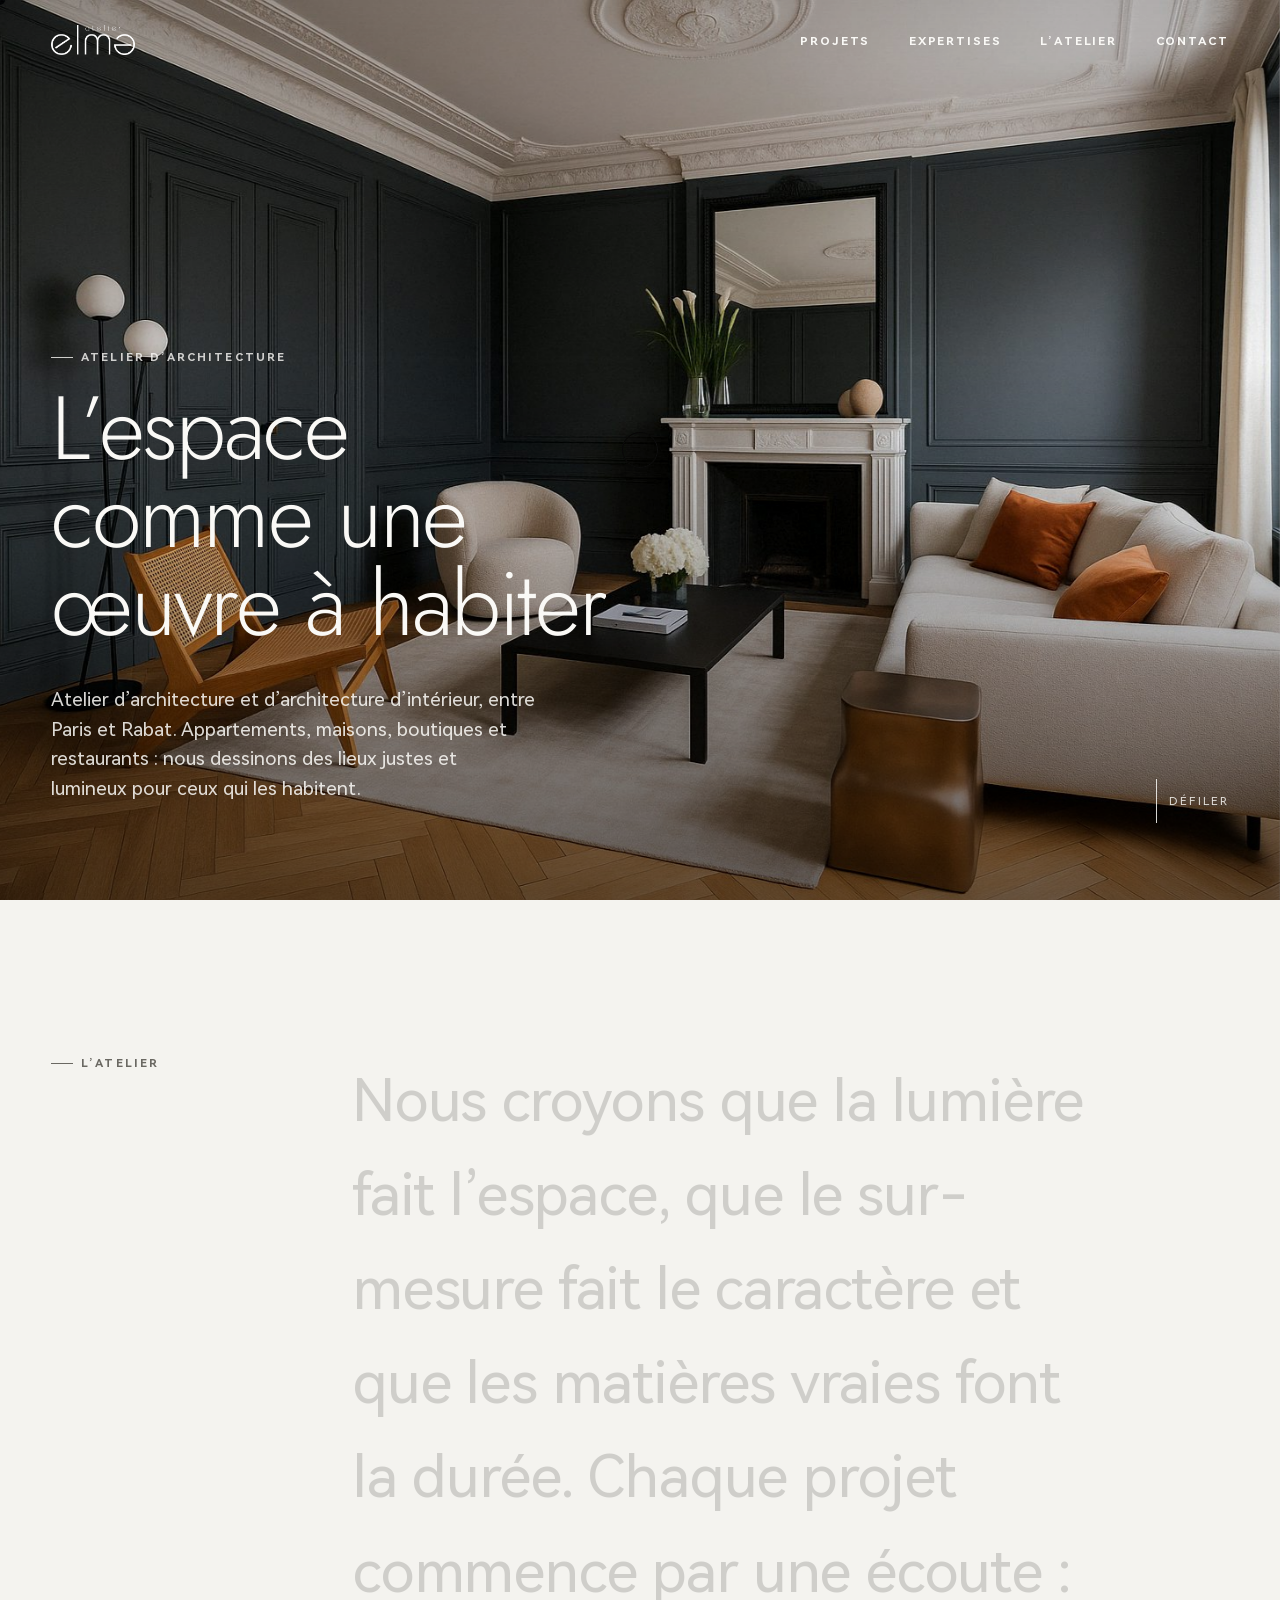
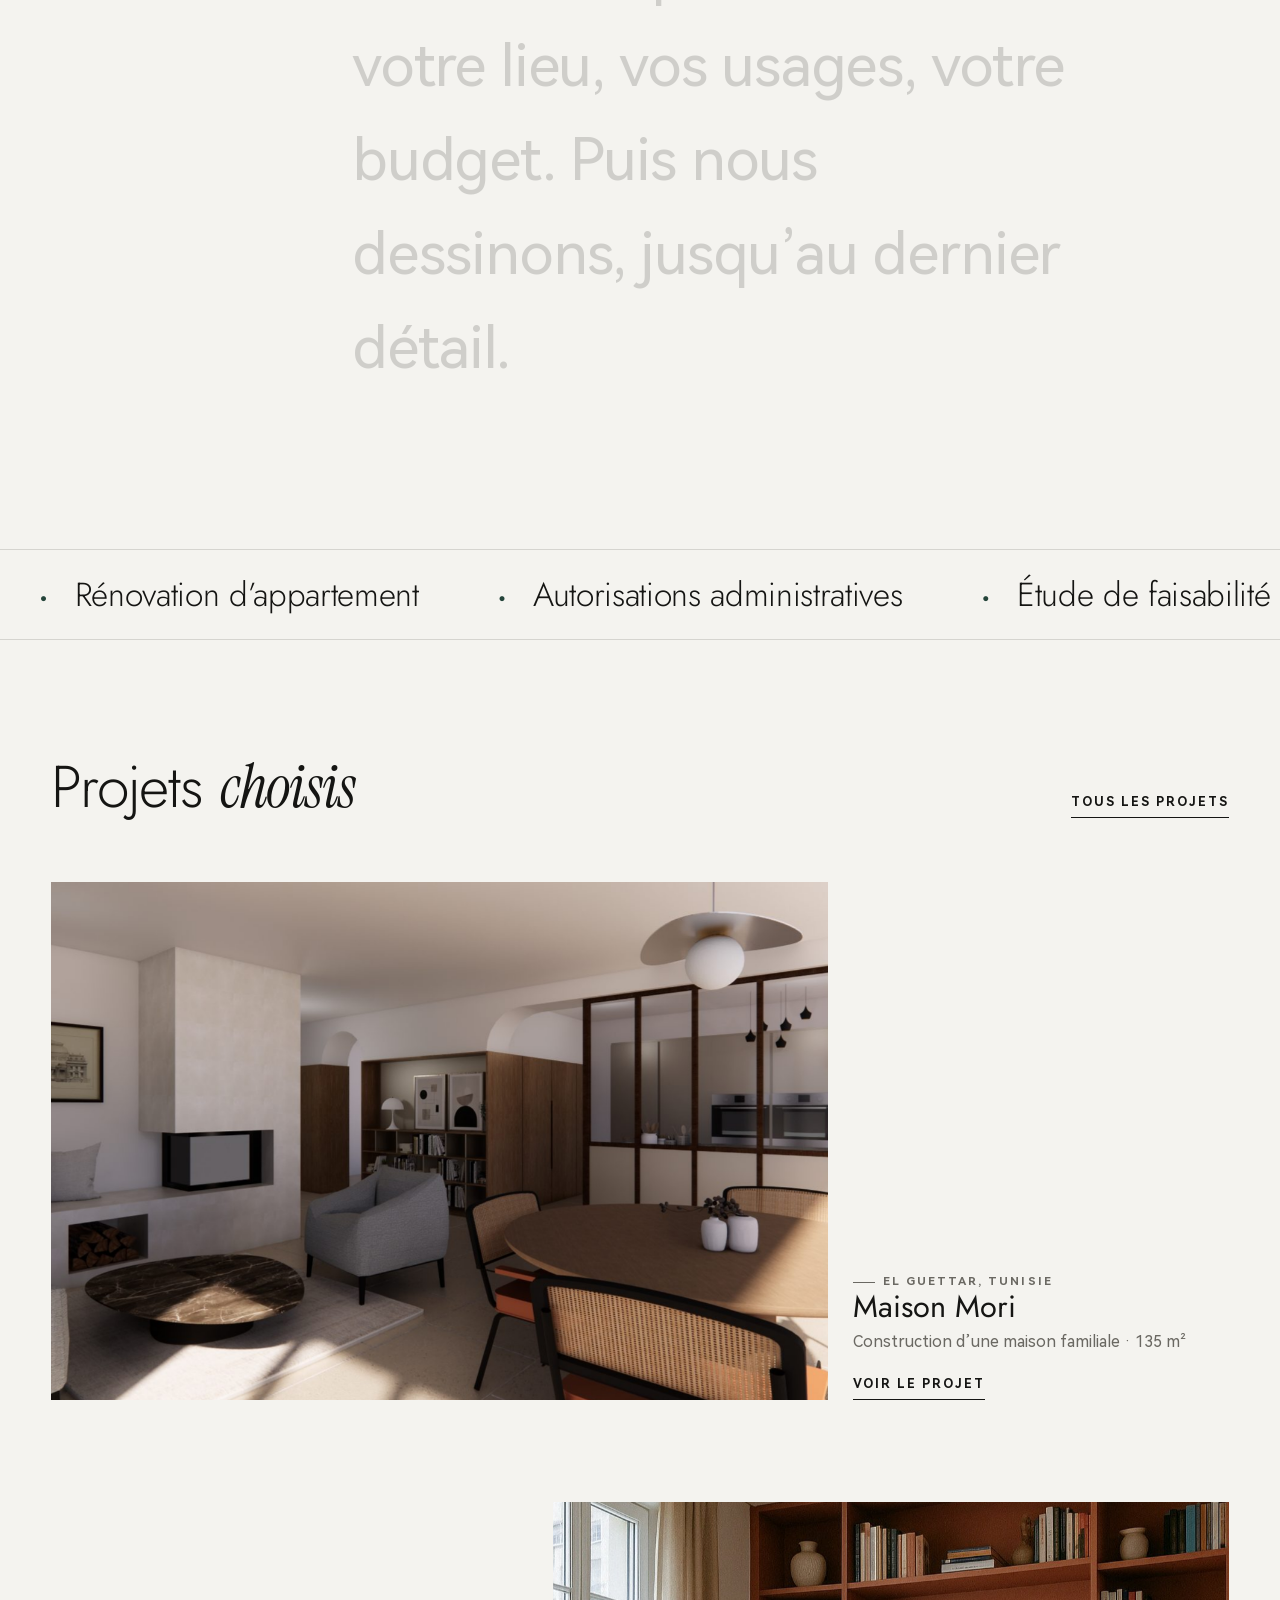
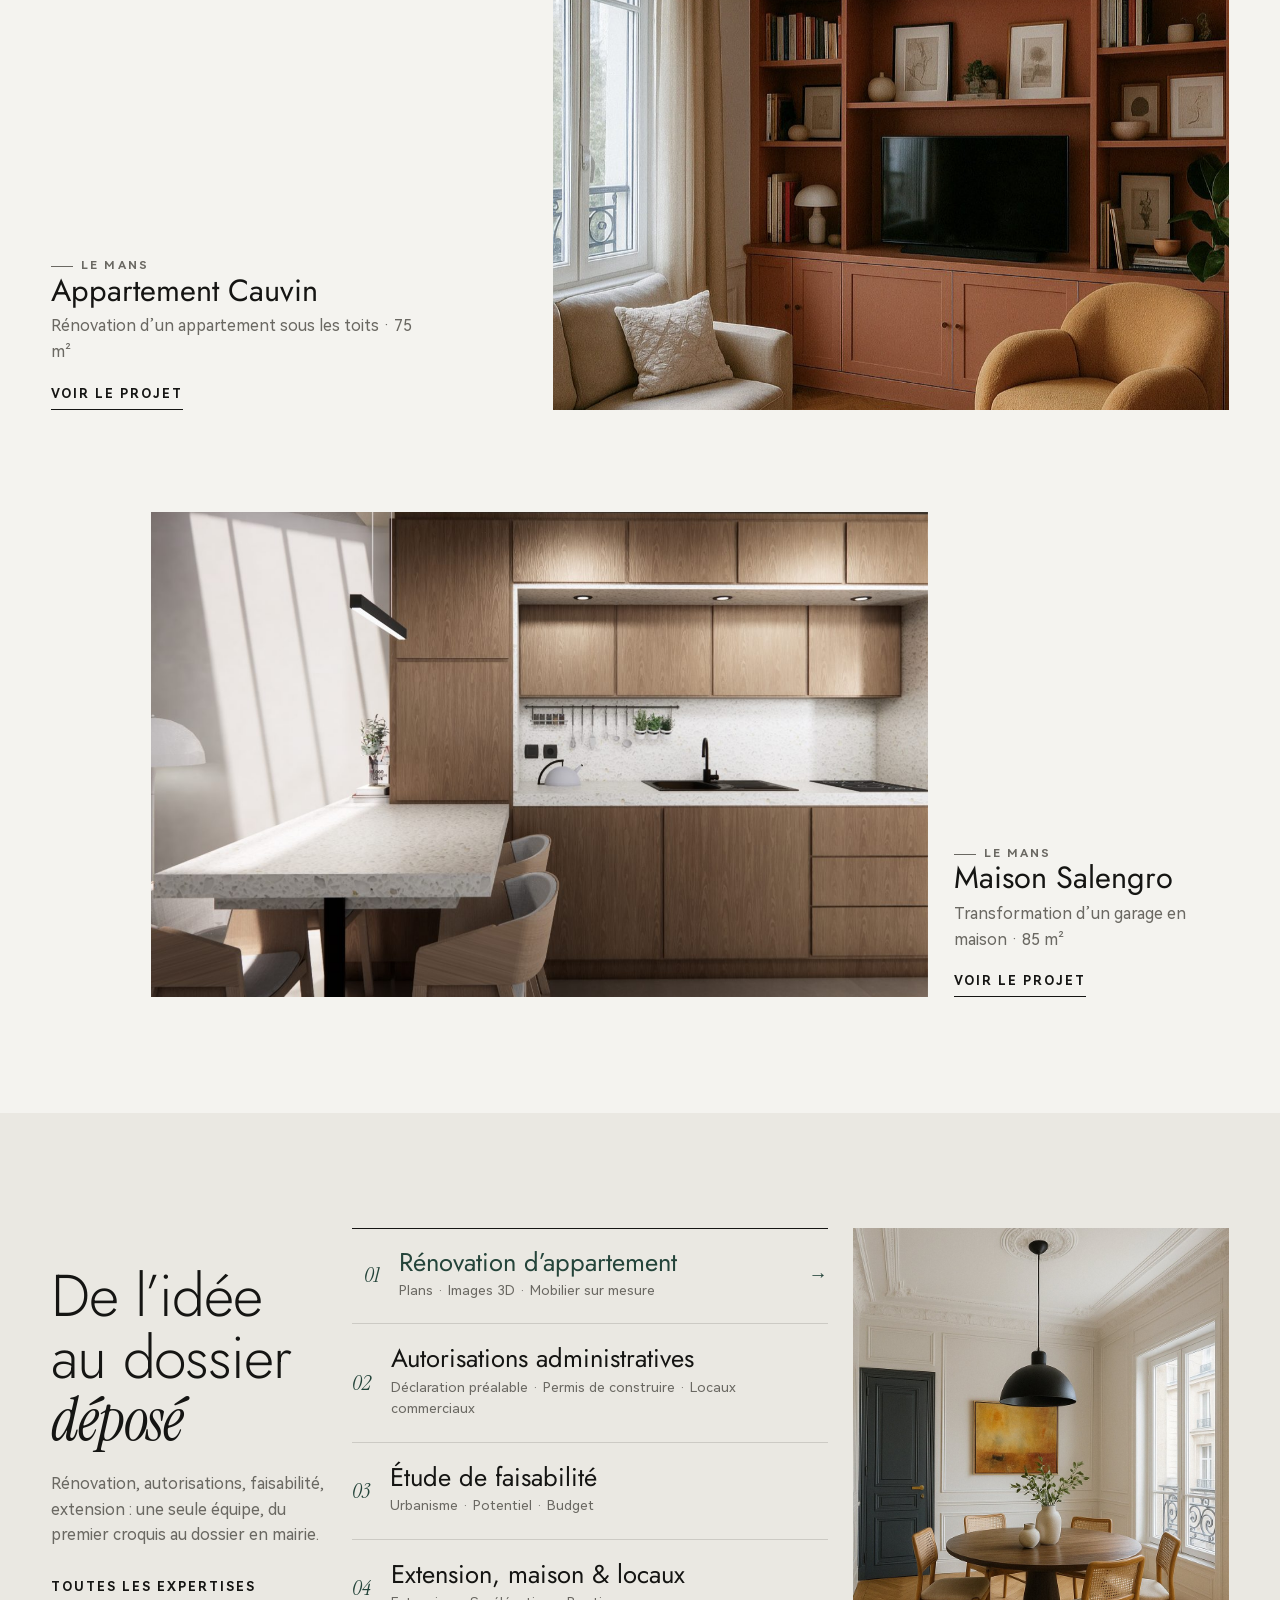
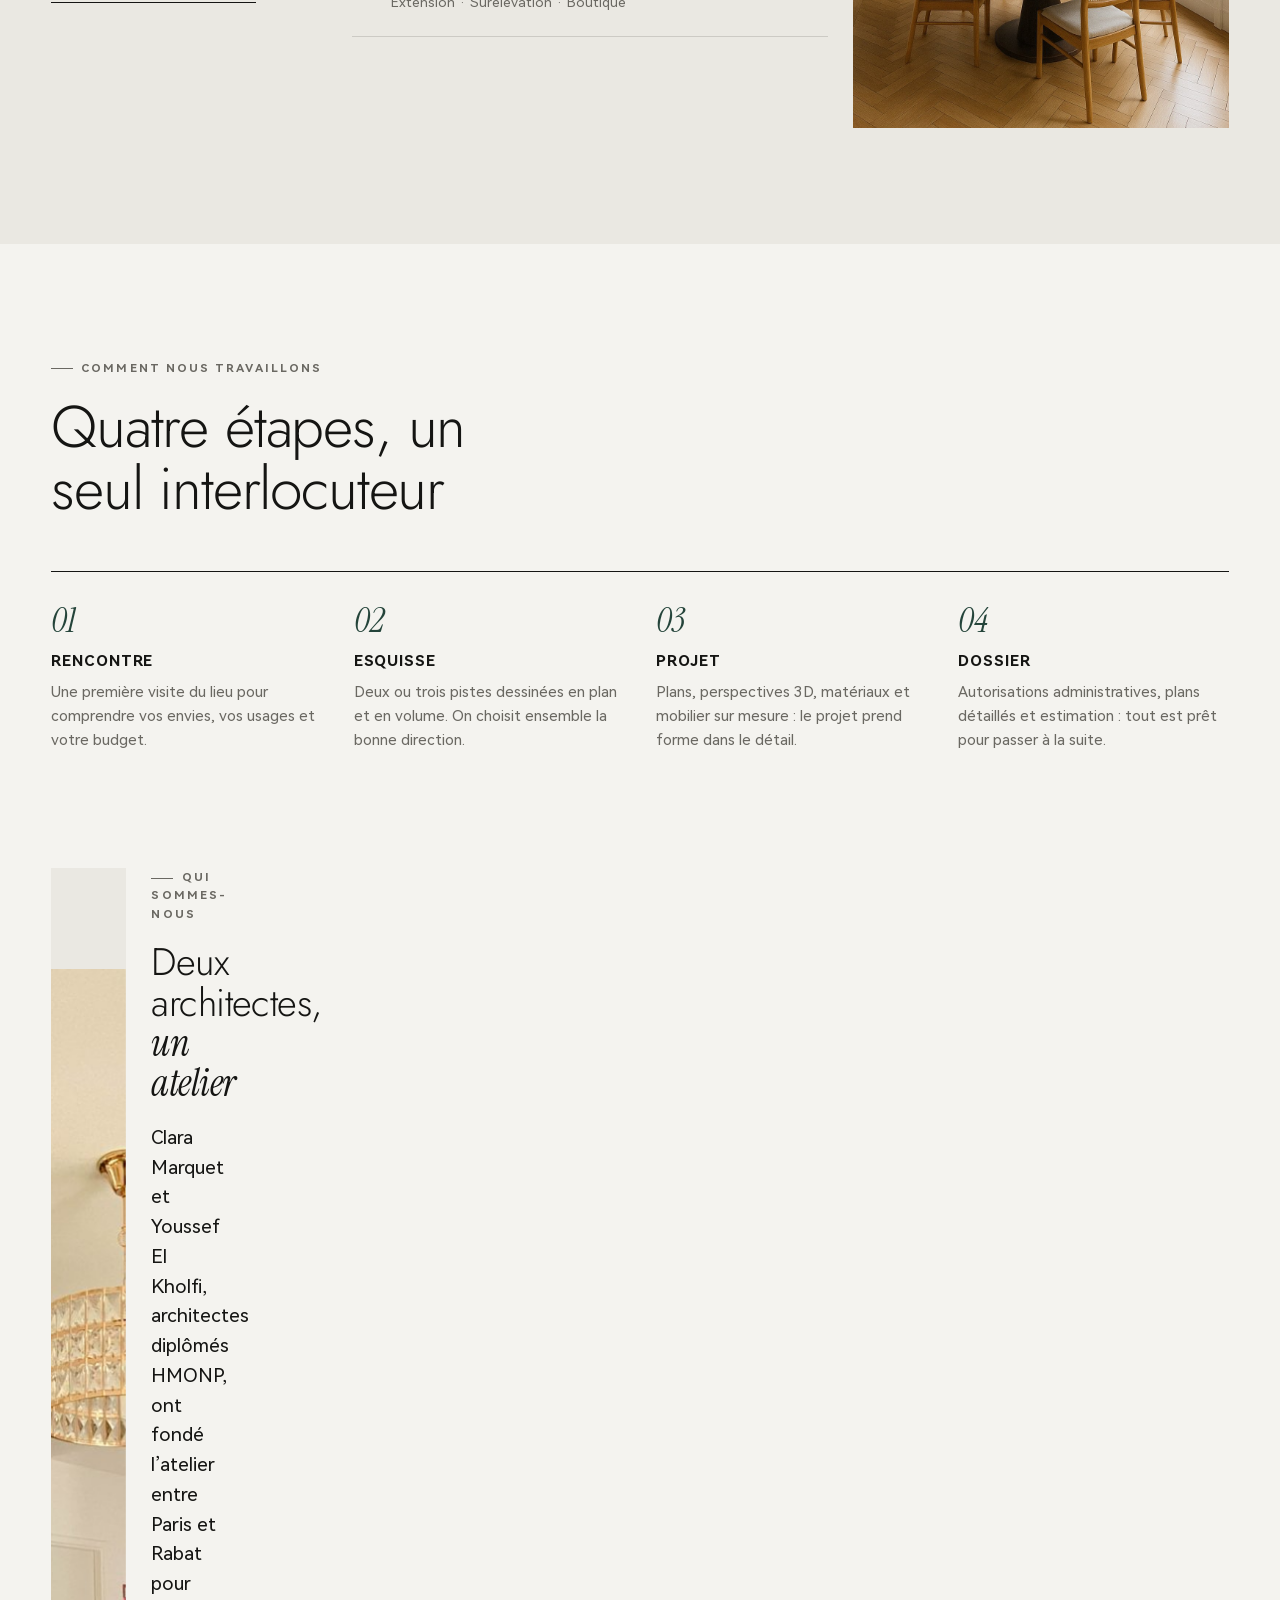
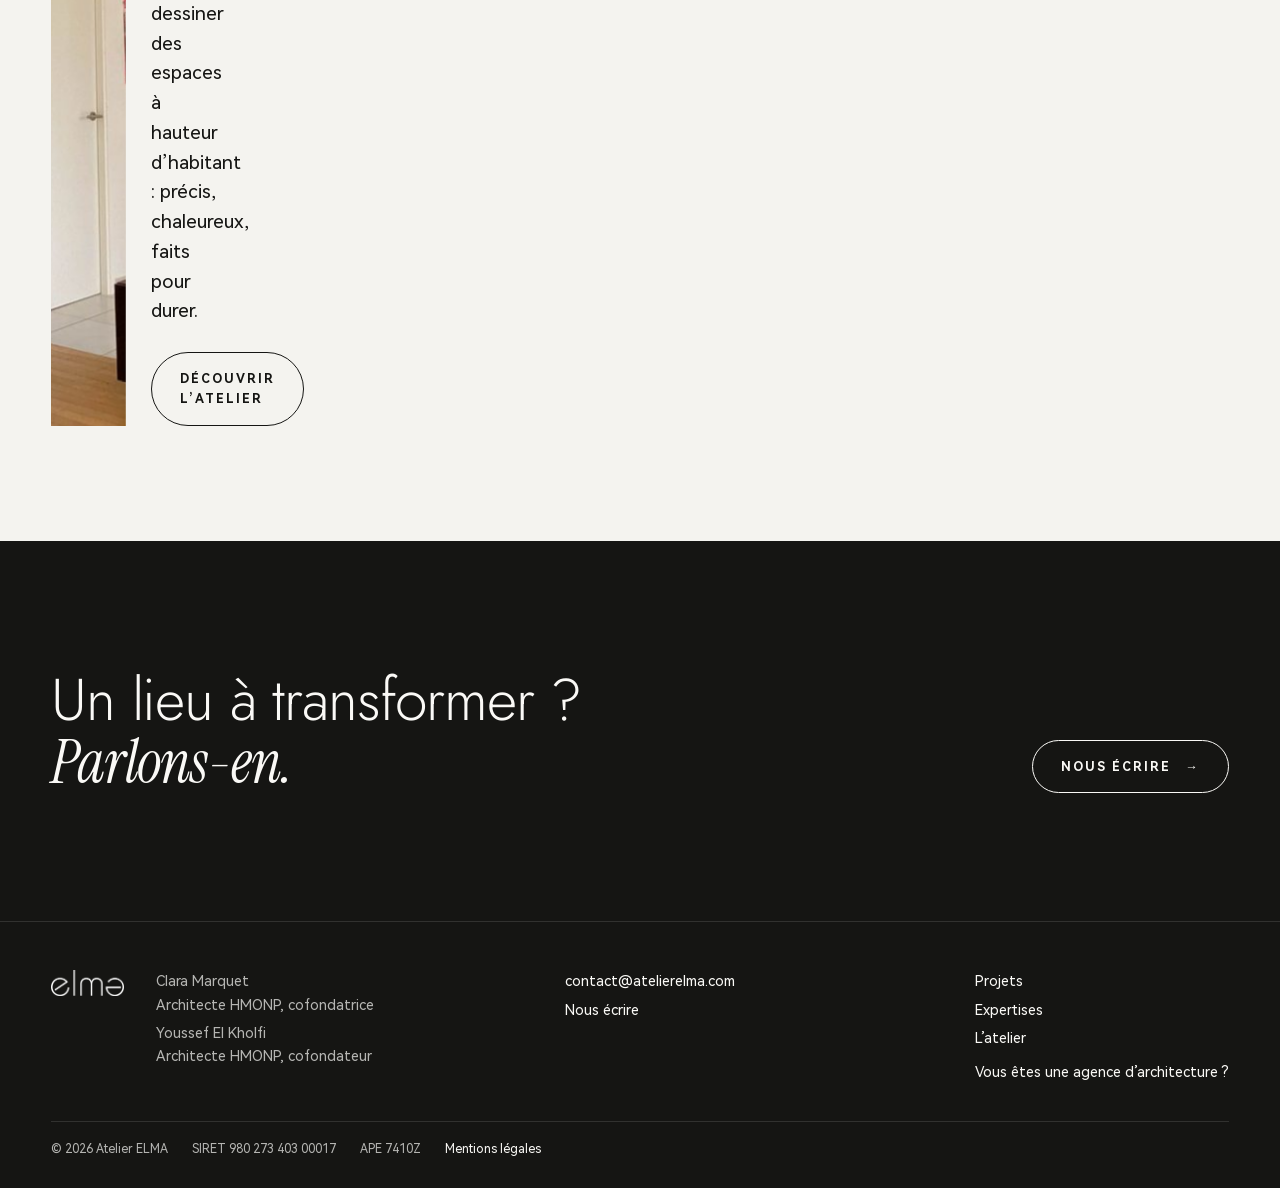
<file: index.html>
<!doctype html>
<html lang="fr">
<head>
<meta charset="utf-8">
<meta name="viewport" content="width=device-width, initial-scale=1, viewport-fit=cover">
<title>Atelier ELMA</title>
<meta name="description" content="Atelier d’architecture et d’architecture d’intérieur, entre Paris et Rabat. Appartements, maisons, boutiques et restaurants : nous dessinons des lieux justes et lumineux pour ceux qui les habitent.">
<link rel="icon" href="assets/img/logo/logo-monogramme.png">
<link rel="preconnect" href="https://fonts.googleapis.com">
<link rel="preconnect" href="https://fonts.gstatic.com" crossorigin>
<link rel="stylesheet" href="https://fonts.googleapis.com/css2?family=Jost:wght@300;400;500&family=Instrument+Serif:ital@1&display=swap">
<link rel="stylesheet" href="assets/css/fonts.css">
<link rel="stylesheet" href="assets/css/style.css">
</head>
<body class="">
<div id="loader" aria-hidden="true"><div class="in"><img src="assets/img/logo/logo-atelier-elma-blanc.png" alt=""><i></i></div></div>
<div id="veil" aria-hidden="true"></div>
<header class="site-header over">
  <div class="wrap">
    <a class="brand" href="index.html" aria-label="Atelier ELMA, accueil">
      <img class="on-light" src="assets/img/logo/logo-atelier-elma.png" alt="atelier elma">
      <img class="on-dark" src="assets/img/logo/logo-atelier-elma-blanc.png" alt="">
    </a>
    <button class="menu-btn" aria-expanded="false" aria-controls="nav">Menu</button>
    <ul class="nav" id="nav"><li><a href="projets.html">Projets</a></li><li><a href="expertises.html">Expertises</a></li><li><a href="atelier.html">L’atelier</a></li><li><a href="contact.html">Contact</a></li></ul>
  </div>
</header>
<main>

<section class="hero" data-src="assets/img/projets/appartement-trousseau/01-salon.jpg" data-alt="Appartement Trousseau, Paris 11e">
  <div class="frame"></div>
  <div class="wrap">
    <p class="eyebrow" style="color:rgba(250,249,246,.8)">Atelier d’architecture</p>
    <h1 class="h-xl" data-words>L’espace comme une œuvre à habiter</h1>
    <div class="sub">
      <p class="lead">Atelier d’architecture et d’architecture d’intérieur, entre Paris et Rabat. Appartements, maisons, boutiques et restaurants : nous dessinons des lieux justes et lumineux pour ceux qui les habitent.</p>
      <div class="scroll-hint"><i></i>Défiler</div>
    </div>
  </div>
</section>

<section class="manifesto"><div class="wrap grid-12">
  <p class="eyebrow">L’atelier</p>
  <p class="h-l words">Nous croyons que la lumière fait l’espace, que le sur-mesure fait le caractère et que les matières vraies font la durée. Chaque projet commence par une écoute : votre lieu, vos usages, votre budget. Puis nous dessinons, jusqu’au dernier détail.</p>
</div></section>

<div class="marquee" aria-hidden="true"><div class="marquee__track"><span>Rénovation d’appartement</span><span>Autorisations administratives</span><span>Étude de faisabilité</span><span>Extension</span><span>Locaux commerciaux</span><span>Mobilier sur mesure</span><span>Images 3D</span><span>Rénovation d’appartement</span><span>Autorisations administratives</span><span>Étude de faisabilité</span><span>Extension</span><span>Locaux commerciaux</span><span>Mobilier sur mesure</span><span>Images 3D</span></div></div>

<section class="section selection"><div class="wrap">
  <div class="head"><h2 class="h-l reveal">Projets <em class="serif">choisis</em></h2><a class="link reveal" href="projets.html">Tous les projets</a></div>
  <article class="feat wide">
  <a class="media-box img-reveal tilt" href="projets/maison-el-guettar.html" data-parallax data-cursor="Voir"><img src="assets/img/projets/maison-el-guettar/01-sejour.jpg" alt="Maison Mori, El Guettar, Tunisie" loading="lazy"></a>
  <div class="cap reveal"><p class="eyebrow">El Guettar, Tunisie</p><h3>Maison Mori</h3><p>Construction d’une maison familiale · 135 m²</p><a class="link" href="projets/maison-el-guettar.html">Voir le projet</a></div>
</article><article class="feat narrow">
  <a class="media-box img-reveal tilt" href="projets/appartement-cauvin.html" data-parallax data-cursor="Voir"><img src="assets/img/projets/appartement-cauvin/01-salon.jpg" alt="Appartement Cauvin, Le Mans" loading="lazy"></a>
  <div class="cap reveal"><p class="eyebrow">Le Mans</p><h3>Appartement Cauvin</h3><p>Rénovation d’un appartement sous les toits · 75 m²</p><a class="link" href="projets/appartement-cauvin.html">Voir le projet</a></div>
</article><article class="feat mid">
  <a class="media-box img-reveal tilt" href="projets/maison-salengro.html" data-parallax data-cursor="Voir"><img src="assets/img/projets/maison-salengro/01-cuisine.jpg" alt="Maison Salengro, Le Mans" loading="lazy"></a>
  <div class="cap reveal"><p class="eyebrow">Le Mans</p><h3>Maison Salengro</h3><p>Transformation d’un garage en maison · 85 m²</p><a class="link" href="projets/maison-salengro.html">Voir le projet</a></div>
</article>
</div></section>

<section class="section xp" style="background:var(--bg-2)"><div class="wrap grid-12">
  <div class="side"><div class="sticky"><p class="eyebrow reveal">Expertises</p><h2 class="h-l reveal">De l’idée au dossier <em class="serif">déposé</em></h2><p class="muted reveal" style="margin-top:1.2rem;max-width:36ch">Rénovation, autorisations, faisabilité, extension : une seule équipe, du premier croquis au dossier en mairie.</p><p class="reveal" style="margin-top:1.6rem"><a class="link" href="expertises.html">Toutes les expertises</a></p></div></div>
  <div class="list">
    <ul class="xp-list line-grow"><li class="reveal" style="--i:0" data-media="0"><a href="expertises.html#particuliers"><span class="num">01</span><span class="t"><h3>Rénovation d’appartement</h3><p>Plans · Images 3D · Mobilier sur mesure</p></span><span class="arrow" aria-hidden="true">→</span></a></li><li class="reveal" style="--i:1" data-media="1"><a href="expertises.html#particuliers"><span class="num">02</span><span class="t"><h3>Autorisations administratives</h3><p>Déclaration préalable · Permis de construire · Locaux commerciaux</p></span><span class="arrow" aria-hidden="true">→</span></a></li><li class="reveal" style="--i:2" data-media="2"><a href="expertises.html#particuliers"><span class="num">03</span><span class="t"><h3>Étude de faisabilité</h3><p>Urbanisme · Potentiel · Budget</p></span><span class="arrow" aria-hidden="true">→</span></a></li><li class="reveal" style="--i:3" data-media="3"><a href="expertises.html#particuliers"><span class="num">04</span><span class="t"><h3>Extension, maison &amp; locaux</h3><p>Extension · Surélévation · Boutique</p></span><span class="arrow" aria-hidden="true">→</span></a></li></ul>
  </div>
  <div class="xp-media reveal"><div class="media-box"><img src="assets/img/projets/appartement-trousseau/02-salle-a-manger.jpg" alt="" data-i="0" class="on" loading="lazy"><img src="assets/img/projets/maison-salengro/02-sejour.jpg" alt="" data-i="1" class="" loading="lazy"><img src="assets/img/projets/appartement-dormoy/01-plan.jpg" alt="" data-i="2" class="" loading="lazy"><img src="assets/img/projets/maison-el-guettar/01-sejour.jpg" alt="" data-i="3" class="" loading="lazy"></div></div>
</div></section>

<section class="section"><div class="wrap">
  <p class="eyebrow reveal">Comment nous travaillons</p>
  <h2 class="h-l reveal" style="max-width:18ch;margin-bottom:clamp(32px,4vw,56px)">Quatre étapes, un seul interlocuteur</h2>
  <div class="steps line-grow"><div class="step reveal" style="--i:0"><div class="n">01</div><h3>Rencontre</h3><p>Une première visite du lieu pour comprendre vos envies, vos usages et votre budget.</p></div><div class="step reveal" style="--i:1"><div class="n">02</div><h3>Esquisse</h3><p>Deux ou trois pistes dessinées en plan et en volume. On choisit ensemble la bonne direction.</p></div><div class="step reveal" style="--i:2"><div class="n">03</div><h3>Projet</h3><p>Plans, perspectives 3D, matériaux et mobilier sur mesure : le projet prend forme dans le détail.</p></div><div class="step reveal" style="--i:3"><div class="n">04</div><h3>Dossier</h3><p>Autorisations administratives, plans détaillés et estimation : tout est prêt pour passer à la suite.</p></div></div>
</div></section>

<section class="section atelier-teaser" style="padding-top:0"><div class="wrap grid-12">
  <div class="media-box img-reveal" data-parallax><img src="assets/img/projets/appartement-dormoy/02-sejour.jpg" alt="Appartement Dormoy" loading="lazy"></div>
  <div class="txt reveal"><p class="eyebrow">Qui sommes-nous</p><h2 class="h-m">Deux architectes, <em class="serif">un atelier</em></h2><p class="lead" style="margin-top:1.2rem">Clara Marquet et Youssef El Kholfi, architectes diplômés HMONP, ont fondé l’atelier entre Paris et Rabat pour dessiner des espaces à hauteur d’habitant : précis, chaleureux, faits pour durer.</p><p style="margin-top:1.6rem"><a class="btn" href="atelier.html">Découvrir l’atelier</a></p></div>
</div></section>
<section class="cta"><div class="wrap">
  <h2 class="h-l reveal">Un lieu à transformer&nbsp;? <em class="serif">Parlons-en.</em></h2>
  <a class="btn light reveal" style="--i:2" href="contact.html">Nous écrire <span aria-hidden="true">→</span></a>
</div></section>

</main>
<footer class="site-footer">
  <div class="wrap">
    <div><img src="assets/img/logo/logo-elma-blanc.png" alt="elma"></div>
    <div><p>Clara Marquet<br><span>Architecte HMONP, cofondatrice</span></p><p>Youssef El Kholfi<br><span>Architecte HMONP, cofondateur</span></p></div>
    <div><p><a href="mailto:contact@atelierelma.com">contact@atelierelma.com</a></p><p><a href="contact.html">Nous écrire</a></p></div>
    <div><p><a href="projets.html">Projets</a></p><p><a href="expertises.html">Expertises</a></p><p><a href="atelier.html">L’atelier</a></p><p style="margin-top:.8em"><a href="agences.html" class="muted">Vous êtes une agence d’architecture ?</a></p></div>
    <div class="legal"><span>© 2026 Atelier ELMA</span><span>SIRET 980 273 403 00017</span><span>APE 7410Z</span><a href="mentions-legales.html">Mentions légales</a></div>
  </div>
</footer>
<script src="assets/js/main.js"></script>
</body>
</html>
</file>
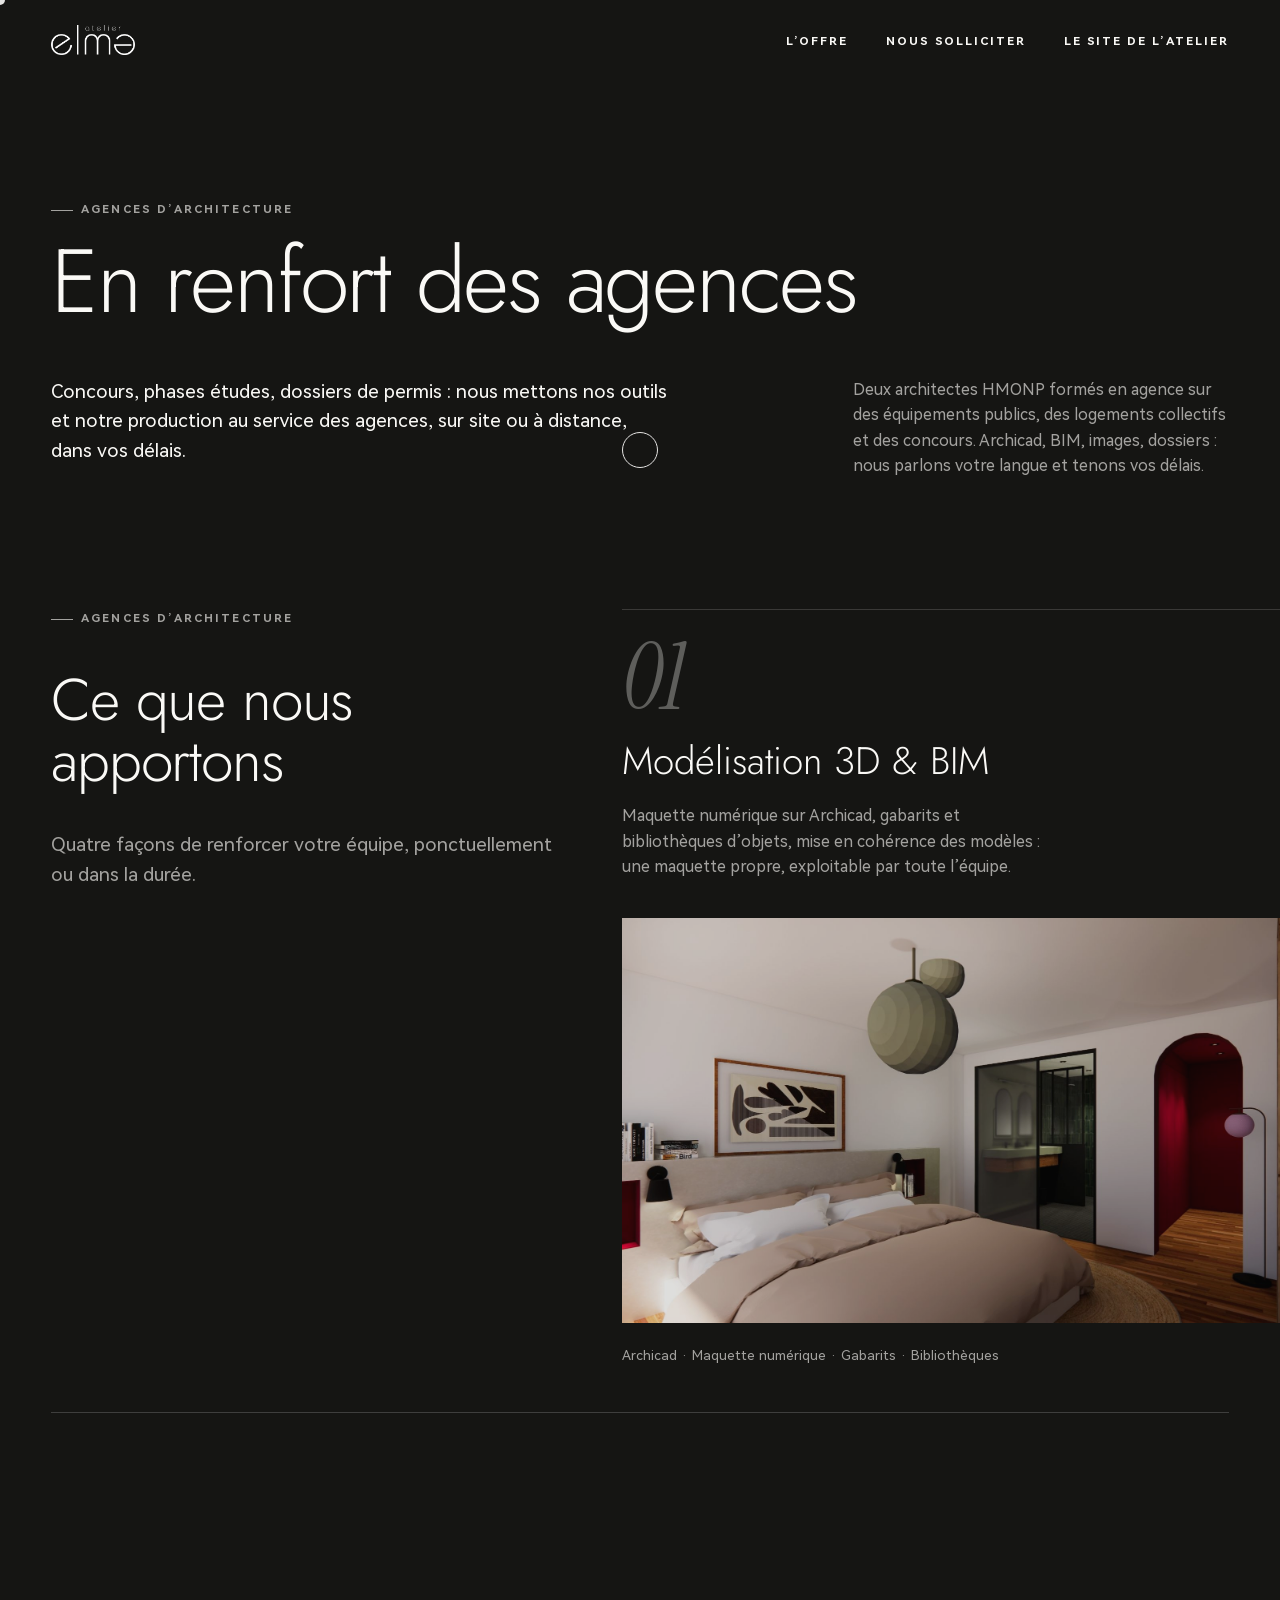
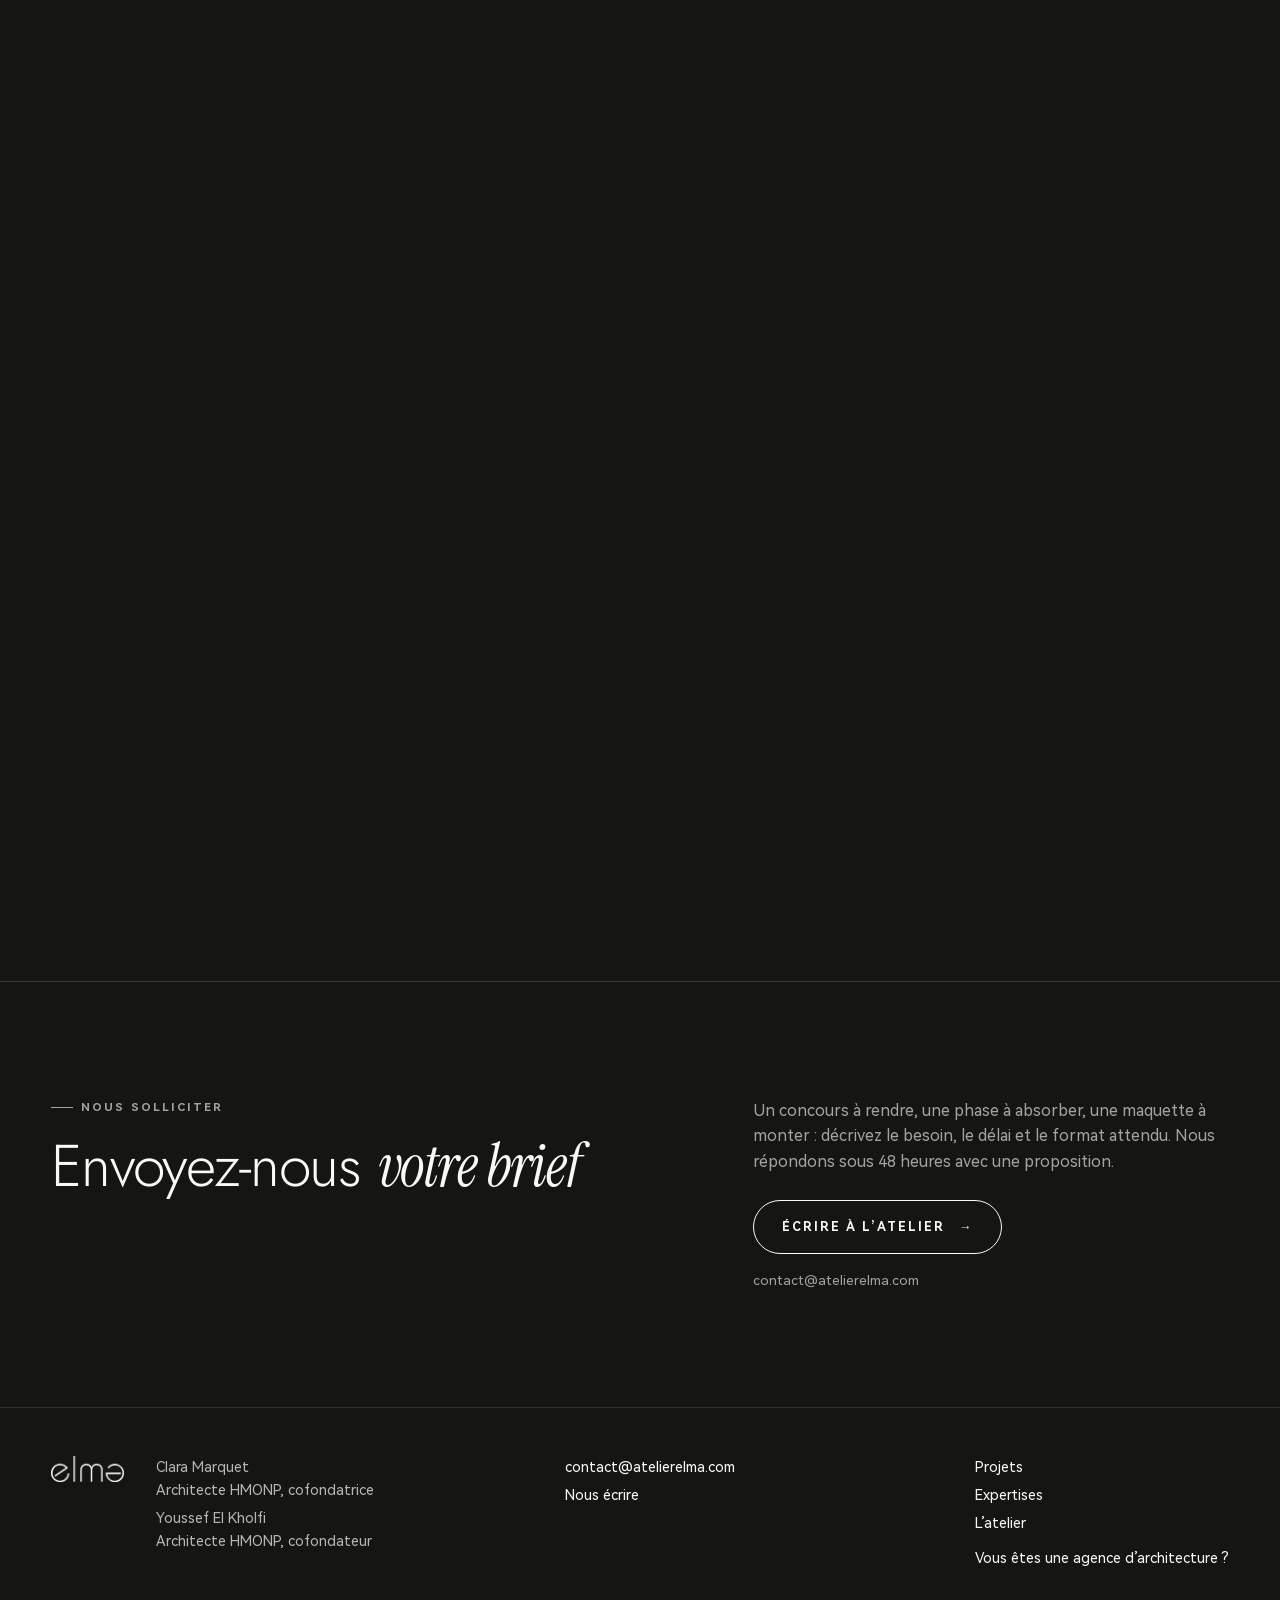
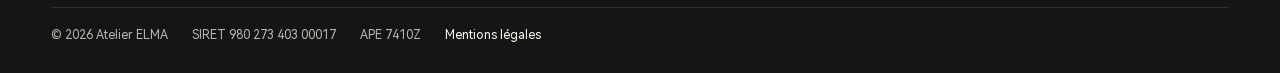
<file: agences.html>
<!doctype html>
<html lang="fr">
<head>
<meta charset="utf-8">
<meta name="viewport" content="width=device-width, initial-scale=1, viewport-fit=cover">
<title>Pour les agences — Atelier ELMA</title>
<meta name="description" content="Atelier ELMA en renfort des agences d’architecture : modélisation 3D et BIM sur Archicad, images de synthèse, phase études, concours et dossiers.">
<link rel="icon" href="assets/img/logo/logo-monogramme.png">
<link rel="preconnect" href="https://fonts.googleapis.com">
<link rel="preconnect" href="https://fonts.gstatic.com" crossorigin>
<link rel="stylesheet" href="https://fonts.googleapis.com/css2?family=Jost:wght@300;400;500&family=Instrument+Serif:ital@1&display=swap">
<link rel="stylesheet" href="assets/css/fonts.css">
<link rel="stylesheet" href="assets/css/style.css">
</head>
<body class="page-dark">

<div id="veil" aria-hidden="true"></div>
<header class="site-header">
  <div class="wrap">
    <a class="brand" href="index.html" aria-label="Atelier ELMA, accueil">
      <img class="on-light" src="assets/img/logo/logo-atelier-elma.png" alt="atelier elma">
      <img class="on-dark" src="assets/img/logo/logo-atelier-elma-blanc.png" alt="">
    </a>
    <button class="menu-btn" aria-expanded="false" aria-controls="nav">Menu</button>
    <ul class="nav" id="nav"><li><a href="agences.html#offre">L’offre</a></li><li><a href="agences.html#contact">Nous solliciter</a></li><li><a href="index.html">Le site de l’atelier</a></li></ul>
  </div>
</header>
<main>

<section class="x-head section" style="padding-bottom:clamp(40px,5vw,72px)"><div class="wrap">
  <p class="eyebrow">Agences d’architecture</p>
  <h1 class="h-xl" data-words>En renfort des agences</h1>
  <div class="grid-12" style="margin-top:clamp(32px,4vw,56px)">
    <p class="lead reveal" style="grid-column:1/8">Concours, phases études, dossiers de permis : nous mettons nos outils et notre production au service des agences, sur site ou à distance, dans vos délais.</p>
    <div class="reveal" style="grid-column:9/13;--i:2"><p class="muted">Deux architectes HMONP formés en agence sur des équipements publics, des logements collectifs et des concours. Archicad, BIM, images, dossiers : nous parlons votre langue et tenons vos délais.</p></div>
  </div>
</div></section>
<section id="offre" class="hs">
  <div class="hs-sticky">
    <div class="hs-track"><div class="hs-panel intro"><p class="eyebrow">Agences d’architecture</p><h2 class="h-l">Ce que nous apportons</h2><p class="lead" style="margin-top:1rem;color:var(--ink-2)">Quatre façons de renforcer votre équipe, ponctuellement ou dans la durée.</p></div><div class="hs-panel"><div class="num">01</div><h3>Modélisation 3D &amp; BIM</h3><p>Maquette numérique sur Archicad, gabarits et bibliothèques d’objets, mise en cohérence des modèles : une maquette propre, exploitable par toute l’équipe.</p><div class="media-box"><img src="assets/img/projets/maison-el-guettar/02-chambre.jpg" alt="" loading="lazy"></div><p class="small muted">Archicad · Maquette numérique · Gabarits · Bibliothèques</p></div><div class="hs-panel"><div class="num">02</div><h3>Images de synthèse</h3><p>Perspectives de concours, insertions dans le site, vues intérieures et planches matières : des images qui racontent le projet, produites dans vos délais.</p><div class="media-box"><img src="assets/img/projets/maison-salengro/01-cuisine.jpg" alt="" loading="lazy"></div><p class="small muted">Perspectives · Insertions · Vues intérieures · Planches</p></div><div class="hs-panel"><div class="num">03</div><h3>Phase études</h3><p>Esquisse, APS, APD, PC, PRO : nous renforçons votre équipe en production graphique, dessin de détails et montage de dossiers.</p><div class="media-box"><img src="assets/img/projets/appartement-cauvin/03-cuisine.jpg" alt="" loading="lazy"></div><p class="small muted">ESQ à PRO · Plans, coupes, façades · Détails · Dossiers PC</p></div><div class="hs-panel"><div class="num">04</div><h3>Concours &amp; dossiers</h3><p>Panneaux, notices, maquettes physiques, préparation des auditions : nous prenons en charge la production d’un rendu complet.</p><div class="media-box"><img src="assets/img/projets/maison-el-guettar/03-materiaux.jpg" alt="" loading="lazy"></div><p class="small muted">Panneaux · Notices · Maquettes · Auditions</p></div></div>
    <div class="hs-progress"><i></i></div>
  </div>
</section>
<section id="contact" class="section" style="border-top:1px solid var(--line)"><div class="wrap">
  <div class="grid-12">
    <div style="grid-column:1/7"><p class="eyebrow reveal">Nous solliciter</p><h2 class="h-l reveal">Envoyez-nous <em class="serif">votre brief</em></h2></div>
    <div class="reveal" style="grid-column:8/13;--i:2"><p class="muted">Un concours à rendre, une phase à absorber, une maquette à monter : décrivez le besoin, le délai et le format attendu. Nous répondons sous 48 heures avec une proposition.</p><p style="margin-top:1.6rem"><a class="btn light" href="mailto:contact@atelierelma.com?subject=Brief%20agence">Écrire à l’atelier <span aria-hidden="true">→</span></a></p><p class="small muted" style="margin-top:1rem">contact@atelierelma.com</p></div>
  </div>
</div></section>

</main>
<footer class="site-footer">
  <div class="wrap">
    <div><img src="assets/img/logo/logo-elma-blanc.png" alt="elma"></div>
    <div><p>Clara Marquet<br><span>Architecte HMONP, cofondatrice</span></p><p>Youssef El Kholfi<br><span>Architecte HMONP, cofondateur</span></p></div>
    <div><p><a href="mailto:contact@atelierelma.com">contact@atelierelma.com</a></p><p><a href="contact.html">Nous écrire</a></p></div>
    <div><p><a href="projets.html">Projets</a></p><p><a href="expertises.html">Expertises</a></p><p><a href="atelier.html">L’atelier</a></p><p style="margin-top:.8em"><a href="agences.html" class="muted">Vous êtes une agence d’architecture ?</a></p></div>
    <div class="legal"><span>© 2026 Atelier ELMA</span><span>SIRET 980 273 403 00017</span><span>APE 7410Z</span><a href="mentions-legales.html">Mentions légales</a></div>
  </div>
</footer>
<script src="assets/js/main.js"></script>
</body>
</html>
</file>
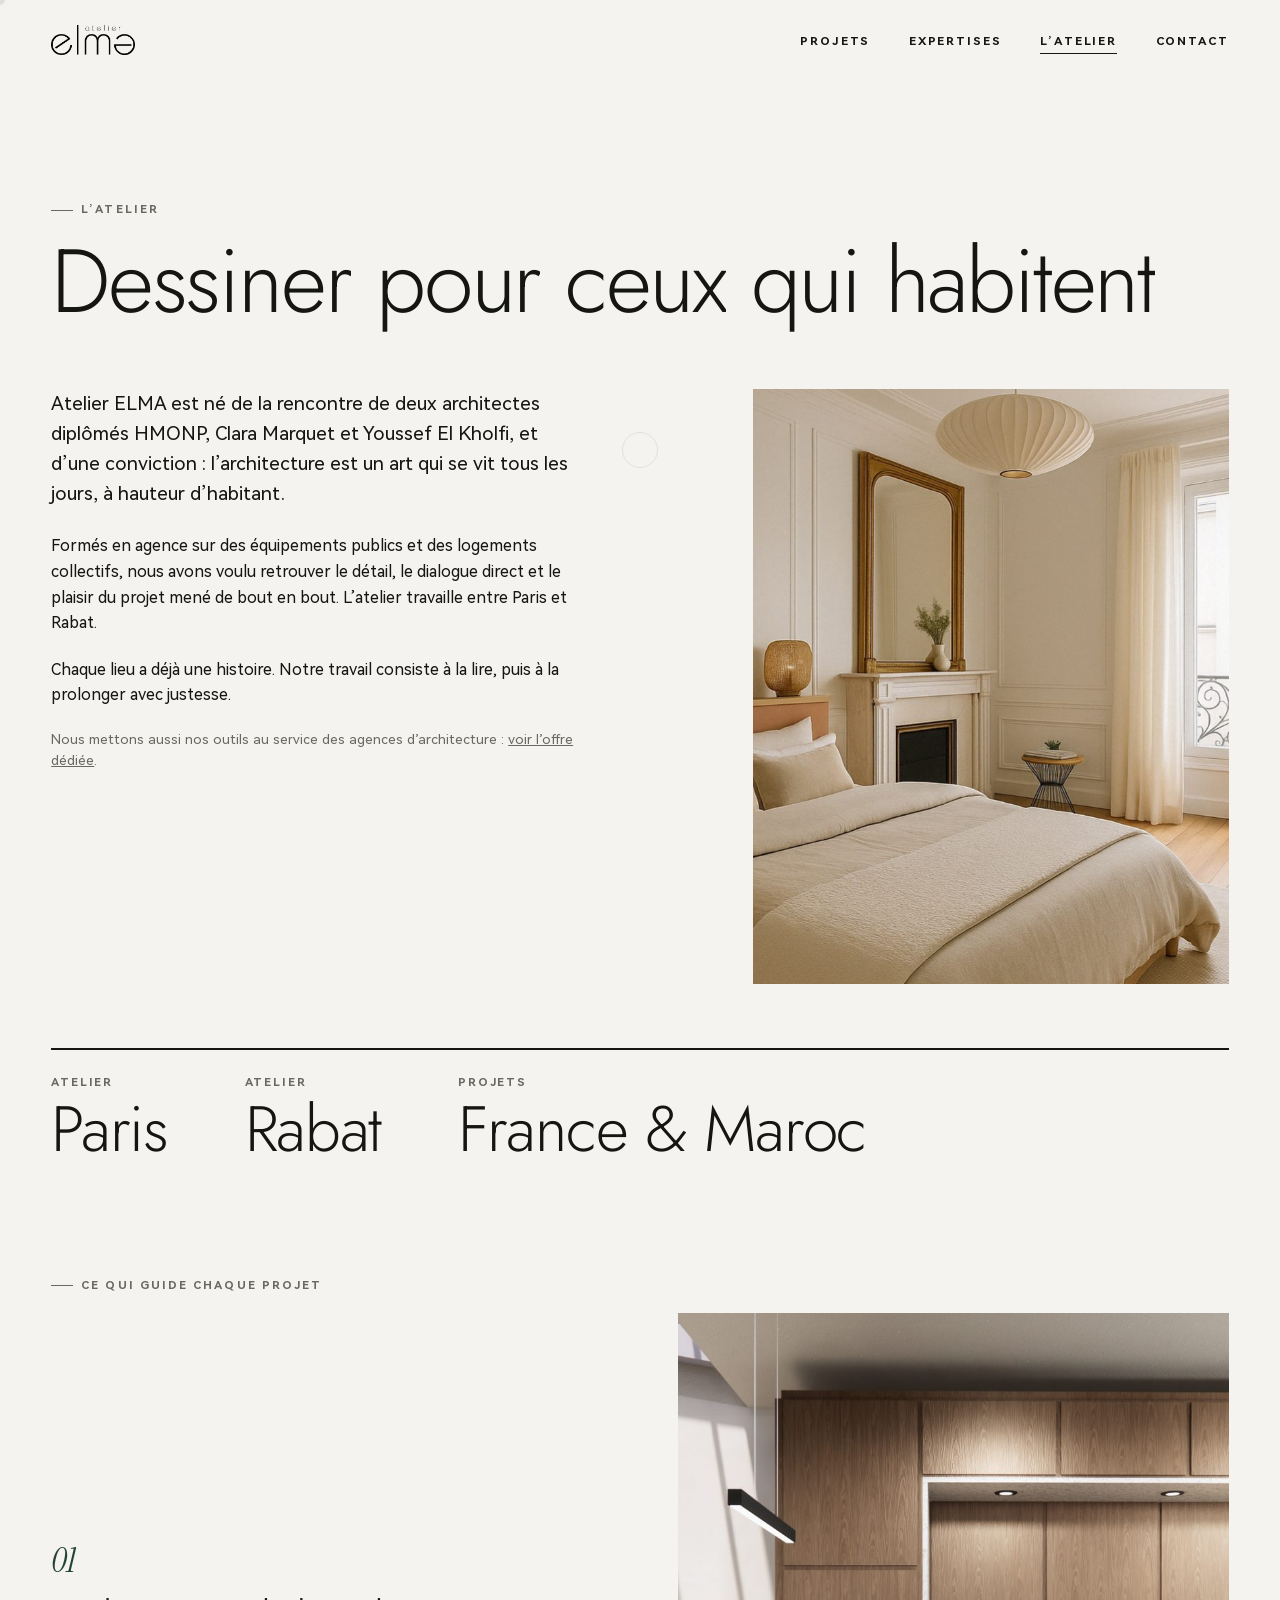
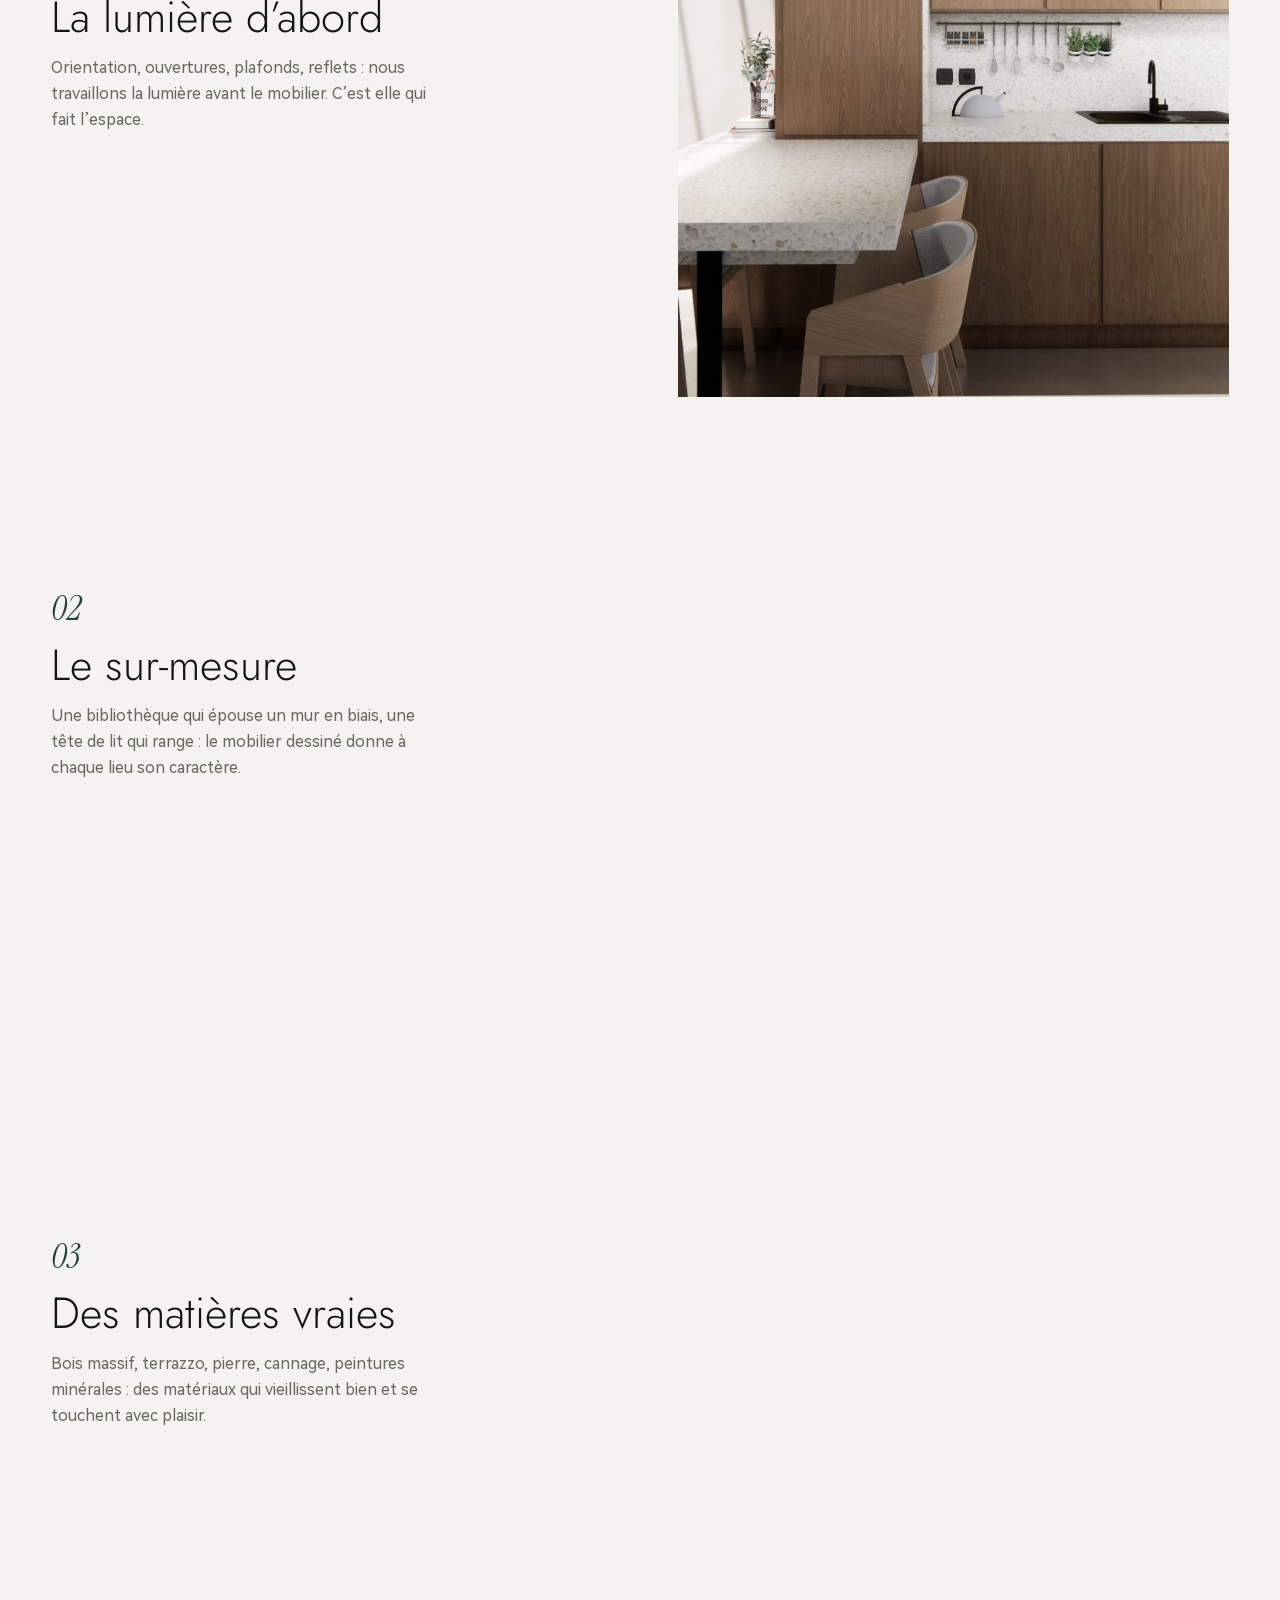
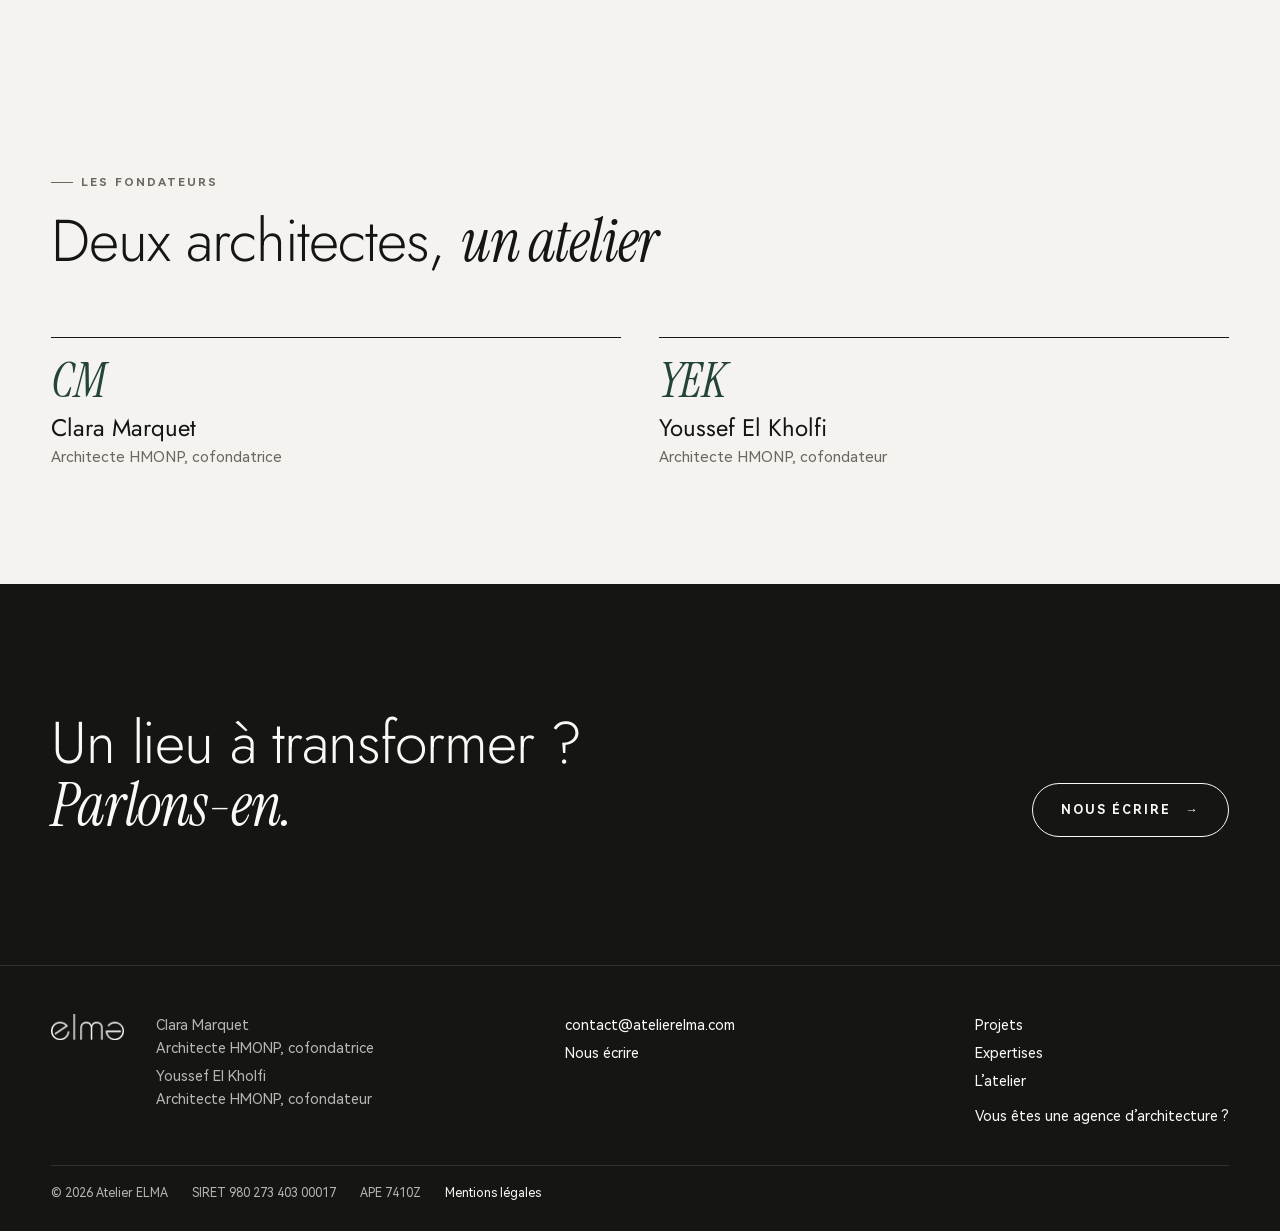
<file: atelier.html>
<!doctype html>
<html lang="fr">
<head>
<meta charset="utf-8">
<meta name="viewport" content="width=device-width, initial-scale=1, viewport-fit=cover">
<title>L’atelier — Atelier ELMA</title>
<meta name="description" content="Atelier ELMA, atelier d’architecture fondé par Clara Marquet et Youssef El Kholfi, architectes HMONP, entre Paris et Rabat.">
<link rel="icon" href="assets/img/logo/logo-monogramme.png">
<link rel="preconnect" href="https://fonts.googleapis.com">
<link rel="preconnect" href="https://fonts.gstatic.com" crossorigin>
<link rel="stylesheet" href="https://fonts.googleapis.com/css2?family=Jost:wght@300;400;500&family=Instrument+Serif:ital@1&display=swap">
<link rel="stylesheet" href="assets/css/fonts.css">
<link rel="stylesheet" href="assets/css/style.css">
</head>
<body class="">

<div id="veil" aria-hidden="true"></div>
<header class="site-header">
  <div class="wrap">
    <a class="brand" href="index.html" aria-label="Atelier ELMA, accueil">
      <img class="on-light" src="assets/img/logo/logo-atelier-elma.png" alt="atelier elma">
      <img class="on-dark" src="assets/img/logo/logo-atelier-elma-blanc.png" alt="">
    </a>
    <button class="menu-btn" aria-expanded="false" aria-controls="nav">Menu</button>
    <ul class="nav" id="nav"><li><a href="projets.html">Projets</a></li><li><a href="expertises.html">Expertises</a></li><li><a href="atelier.html" aria-current="page">L’atelier</a></li><li><a href="contact.html">Contact</a></li></ul>
  </div>
</header>
<main>

<section class="a-head section"><div class="wrap">
  <p class="eyebrow">L’atelier</p>
  <h1 class="h-xl" data-words>Dessiner pour ceux qui habitent</h1>
  <div class="grid-12" style="margin-top:clamp(40px,5vw,72px)">
    <div class="prose reveal" style="grid-column:1/7">
      <p class="lead">Atelier ELMA est né de la rencontre de deux architectes diplômés HMONP, Clara Marquet et Youssef El Kholfi, et d’une conviction : l’architecture est un art qui se vit tous les jours, à hauteur d’habitant.</p>
      <p>Formés en agence sur des équipements publics et des logements collectifs, nous avons voulu retrouver le détail, le dialogue direct et le plaisir du projet mené de bout en bout. L’atelier travaille entre Paris et Rabat.</p>
      <p>Chaque lieu a déjà une histoire. Notre travail consiste à la lire, puis à la prolonger avec justesse.</p>
      <p class="small muted">Nous mettons aussi nos outils au service des agences d’architecture : <a href="agences.html" style="text-decoration:underline">voir l’offre dédiée</a>.</p>
    </div>
    <div class="media-box img-reveal" data-parallax style="grid-column:8/13;aspect-ratio:4/5"><img src="assets/img/projets/appartement-trousseau/03-chambre.jpg" alt="Appartement Trousseau, la chambre" loading="lazy"></div>
  </div>
  <div class="cities line-grow"><div><small>Atelier</small>Paris</div><div><small>Atelier</small>Rabat</div><div><small>Projets</small>France &amp; Maroc</div></div>
</div></section>

<section class="section" style="padding-top:0"><div class="wrap">
  <p class="eyebrow reveal">Ce qui guide chaque projet</p>
  <div class="story">
    <div class="story-blocks"><div class="story-block" data-i="0"><div class="num">01</div><h3>La lumière d’abord</h3><p>Orientation, ouvertures, plafonds, reflets : nous travaillons la lumière avant le mobilier. C’est elle qui fait l’espace.</p></div><div class="story-block" data-i="1"><div class="num">02</div><h3>Le sur-mesure</h3><p>Une bibliothèque qui épouse un mur en biais, une tête de lit qui range : le mobilier dessiné donne à chaque lieu son caractère.</p></div><div class="story-block" data-i="2"><div class="num">03</div><h3>Des matières vraies</h3><p>Bois massif, terrazzo, pierre, cannage, peintures minérales : des matériaux qui vieillissent bien et se touchent avec plaisir.</p></div></div>
    <div class="story-media"><img src="assets/img/projets/maison-el-guettar/01-sejour.jpg" alt="" data-i="0" class="on" loading="lazy"><img src="assets/img/projets/appartement-cauvin/02-chambre.jpg" alt="" data-i="1" class="" loading="lazy"><img src="assets/img/projets/maison-salengro/01-cuisine.jpg" alt="" data-i="2" class="" loading="lazy"></div>
  </div>
</div></section>

<section class="section" style="padding-top:0"><div class="wrap">
  <p class="eyebrow reveal">Les fondateurs</p>
  <h2 class="h-l reveal">Deux architectes, <em class="serif">un atelier</em></h2>
  <div class="people"><div class="person reveal" style="--i:0"><div class="initials">CM</div><h3>Clara Marquet</h3><p>Architecte HMONP, cofondatrice</p></div><div class="person reveal" style="--i:1"><div class="initials">YEK</div><h3>Youssef El Kholfi</h3><p>Architecte HMONP, cofondateur</p></div></div>
</div></section>
<section class="cta"><div class="wrap">
  <h2 class="h-l reveal">Un lieu à transformer&nbsp;? <em class="serif">Parlons-en.</em></h2>
  <a class="btn light reveal" style="--i:2" href="contact.html">Nous écrire <span aria-hidden="true">→</span></a>
</div></section>

</main>
<footer class="site-footer">
  <div class="wrap">
    <div><img src="assets/img/logo/logo-elma-blanc.png" alt="elma"></div>
    <div><p>Clara Marquet<br><span>Architecte HMONP, cofondatrice</span></p><p>Youssef El Kholfi<br><span>Architecte HMONP, cofondateur</span></p></div>
    <div><p><a href="mailto:contact@atelierelma.com">contact@atelierelma.com</a></p><p><a href="contact.html">Nous écrire</a></p></div>
    <div><p><a href="projets.html">Projets</a></p><p><a href="expertises.html">Expertises</a></p><p><a href="atelier.html">L’atelier</a></p><p style="margin-top:.8em"><a href="agences.html" class="muted">Vous êtes une agence d’architecture ?</a></p></div>
    <div class="legal"><span>© 2026 Atelier ELMA</span><span>SIRET 980 273 403 00017</span><span>APE 7410Z</span><a href="mentions-legales.html">Mentions légales</a></div>
  </div>
</footer>
<script src="assets/js/main.js"></script>
</body>
</html>
</file>
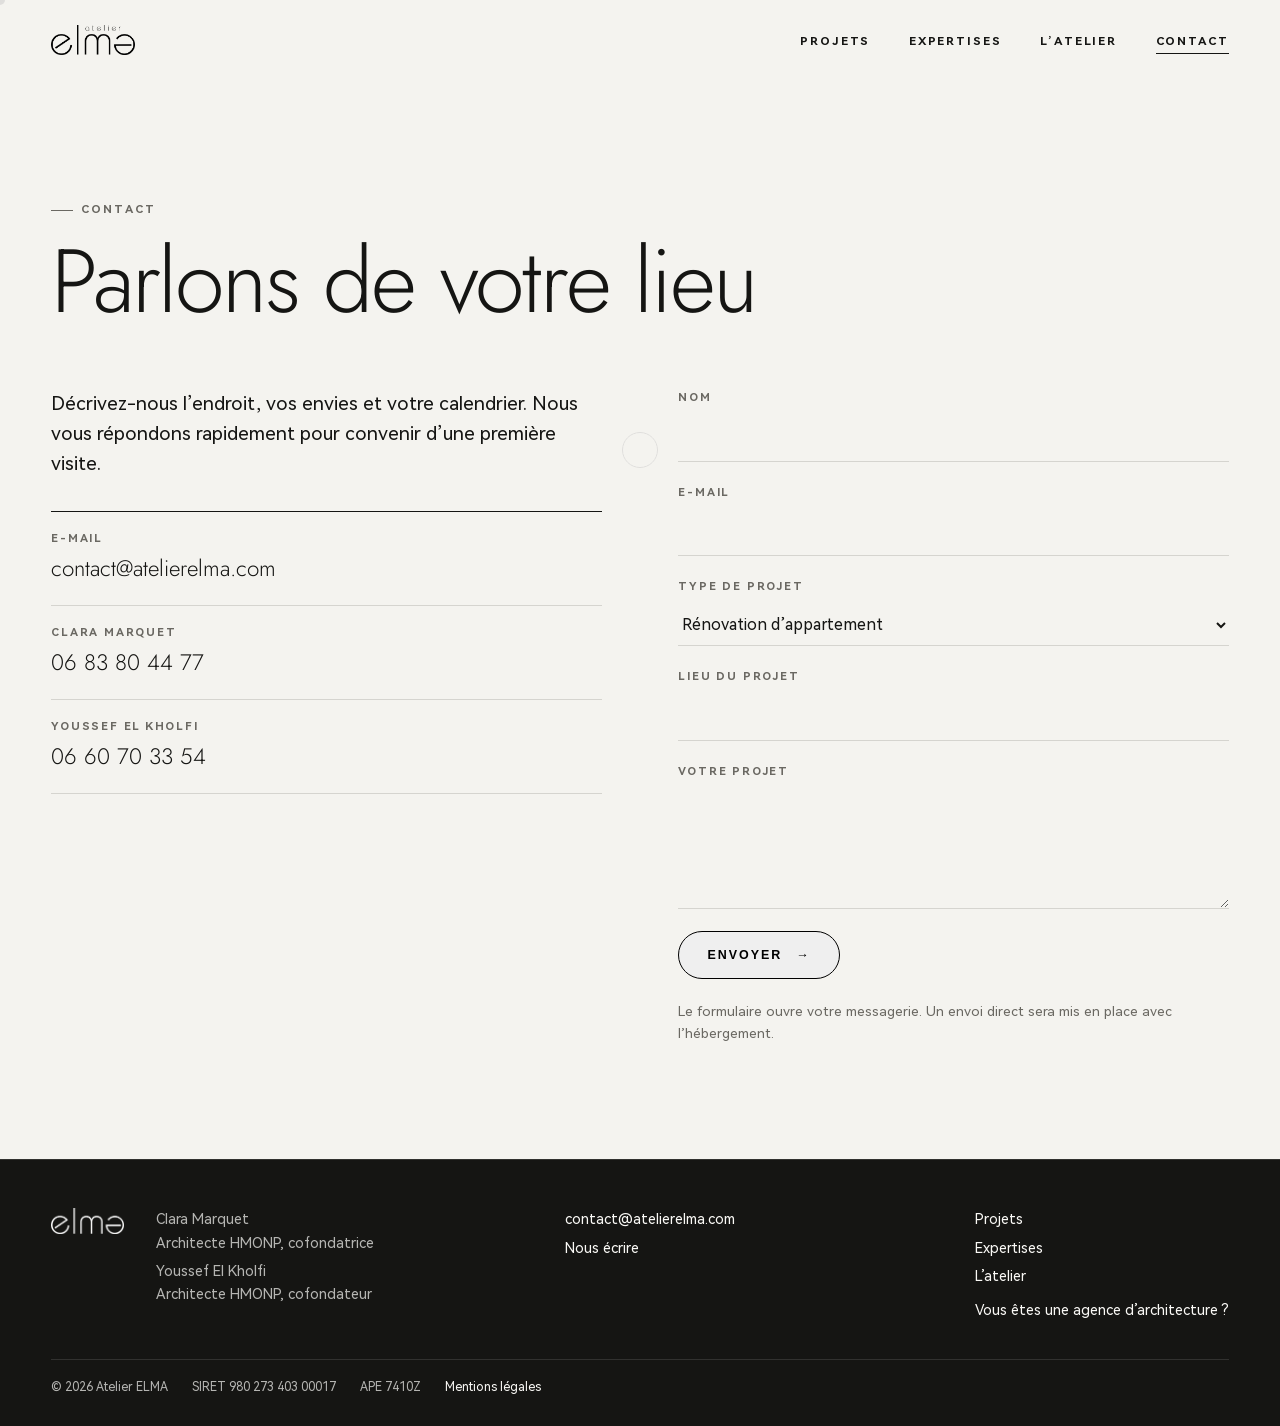
<file: contact.html>
<!doctype html>
<html lang="fr">
<head>
<meta charset="utf-8">
<meta name="viewport" content="width=device-width, initial-scale=1, viewport-fit=cover">
<title>Contact — Atelier ELMA</title>
<meta name="description" content="Contacter Atelier ELMA pour un projet de rénovation, d’aménagement ou d’extension.">
<link rel="icon" href="assets/img/logo/logo-monogramme.png">
<link rel="preconnect" href="https://fonts.googleapis.com">
<link rel="preconnect" href="https://fonts.gstatic.com" crossorigin>
<link rel="stylesheet" href="https://fonts.googleapis.com/css2?family=Jost:wght@300;400;500&family=Instrument+Serif:ital@1&display=swap">
<link rel="stylesheet" href="assets/css/fonts.css">
<link rel="stylesheet" href="assets/css/style.css">
</head>
<body class="">

<div id="veil" aria-hidden="true"></div>
<header class="site-header">
  <div class="wrap">
    <a class="brand" href="index.html" aria-label="Atelier ELMA, accueil">
      <img class="on-light" src="assets/img/logo/logo-atelier-elma.png" alt="atelier elma">
      <img class="on-dark" src="assets/img/logo/logo-atelier-elma-blanc.png" alt="">
    </a>
    <button class="menu-btn" aria-expanded="false" aria-controls="nav">Menu</button>
    <ul class="nav" id="nav"><li><a href="projets.html">Projets</a></li><li><a href="expertises.html">Expertises</a></li><li><a href="atelier.html">L’atelier</a></li><li><a href="contact.html" aria-current="page">Contact</a></li></ul>
  </div>
</header>
<main>

<section class="c-head section"><div class="wrap">
  <p class="eyebrow">Contact</p>
  <h1 class="h-xl" data-words>Parlons de votre lieu</h1>
  <div class="contact-grid">
    <div>
      <p class="lead reveal" style="margin-bottom:2rem">Décrivez-nous l’endroit, vos envies et votre calendrier. Nous vous répondons rapidement pour convenir d’une première visite.</p>
      <ul class="contact-list">
        <li class="reveal"><span class="label">E-mail</span><a href="mailto:contact@atelierelma.com">contact@atelierelma.com</a></li>
        <li class="reveal" style="--i:1"><span class="label">Clara Marquet</span><a href="tel:+33683804477">06 83 80 44 77</a></li><li class="reveal" style="--i:2"><span class="label">Youssef El Kholfi</span><a href="tel:+33660703354">06 60 70 33 54</a></li>
      </ul>
    </div>
    <form class="form reveal" style="--i:2" action="mailto:contact@atelierelma.com" method="post" enctype="text/plain">
      <div class="field"><label for="nom">Nom</label><input id="nom" name="nom" type="text" autocomplete="name" required></div>
      <div class="field"><label for="email">E-mail</label><input id="email" name="email" type="email" autocomplete="email" required></div>
      <div class="field"><label for="type">Type de projet</label>
        <select id="type" name="type"><option>Rénovation d’appartement</option><option>Rénovation de maison</option><option>Extension ou surélévation</option><option>Construction neuve</option><option>Local commercial</option><option>Autorisation administrative</option><option>Étude de faisabilité</option><option>Autre</option></select></div>
      <div class="field"><label for="lieu">Lieu du projet</label><input id="lieu" name="lieu" type="text"></div>
      <div class="field"><label for="message">Votre projet</label><textarea id="message" name="message" required></textarea></div>
      <div><button class="btn" type="submit">Envoyer <span aria-hidden="true">→</span></button></div>
      <p class="form-note">Le formulaire ouvre votre messagerie. Un envoi direct sera mis en place avec l’hébergement.</p>
    </form>
  </div>
</div></section>

</main>
<footer class="site-footer">
  <div class="wrap">
    <div><img src="assets/img/logo/logo-elma-blanc.png" alt="elma"></div>
    <div><p>Clara Marquet<br><span>Architecte HMONP, cofondatrice</span></p><p>Youssef El Kholfi<br><span>Architecte HMONP, cofondateur</span></p></div>
    <div><p><a href="mailto:contact@atelierelma.com">contact@atelierelma.com</a></p><p><a href="contact.html">Nous écrire</a></p></div>
    <div><p><a href="projets.html">Projets</a></p><p><a href="expertises.html">Expertises</a></p><p><a href="atelier.html">L’atelier</a></p><p style="margin-top:.8em"><a href="agences.html" class="muted">Vous êtes une agence d’architecture ?</a></p></div>
    <div class="legal"><span>© 2026 Atelier ELMA</span><span>SIRET 980 273 403 00017</span><span>APE 7410Z</span><a href="mentions-legales.html">Mentions légales</a></div>
  </div>
</footer>
<script src="assets/js/main.js"></script>
</body>
</html>
</file>
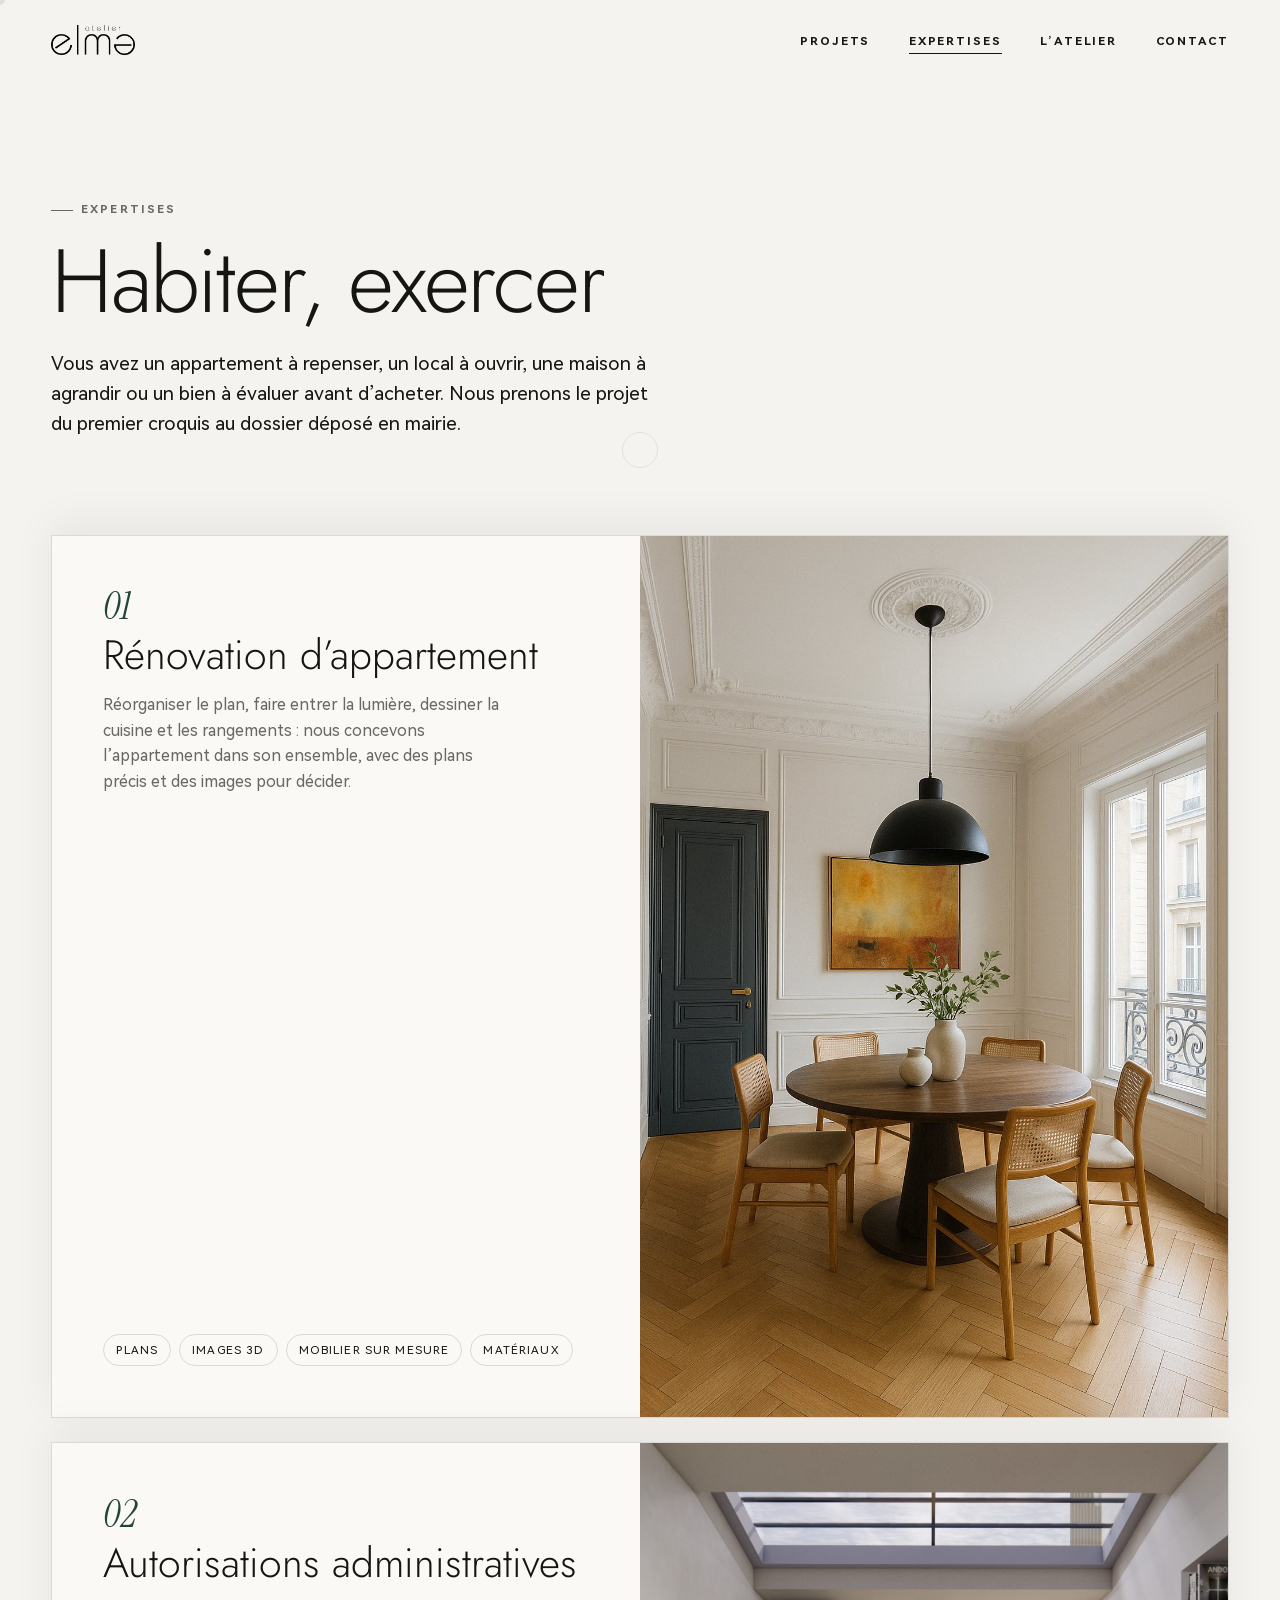
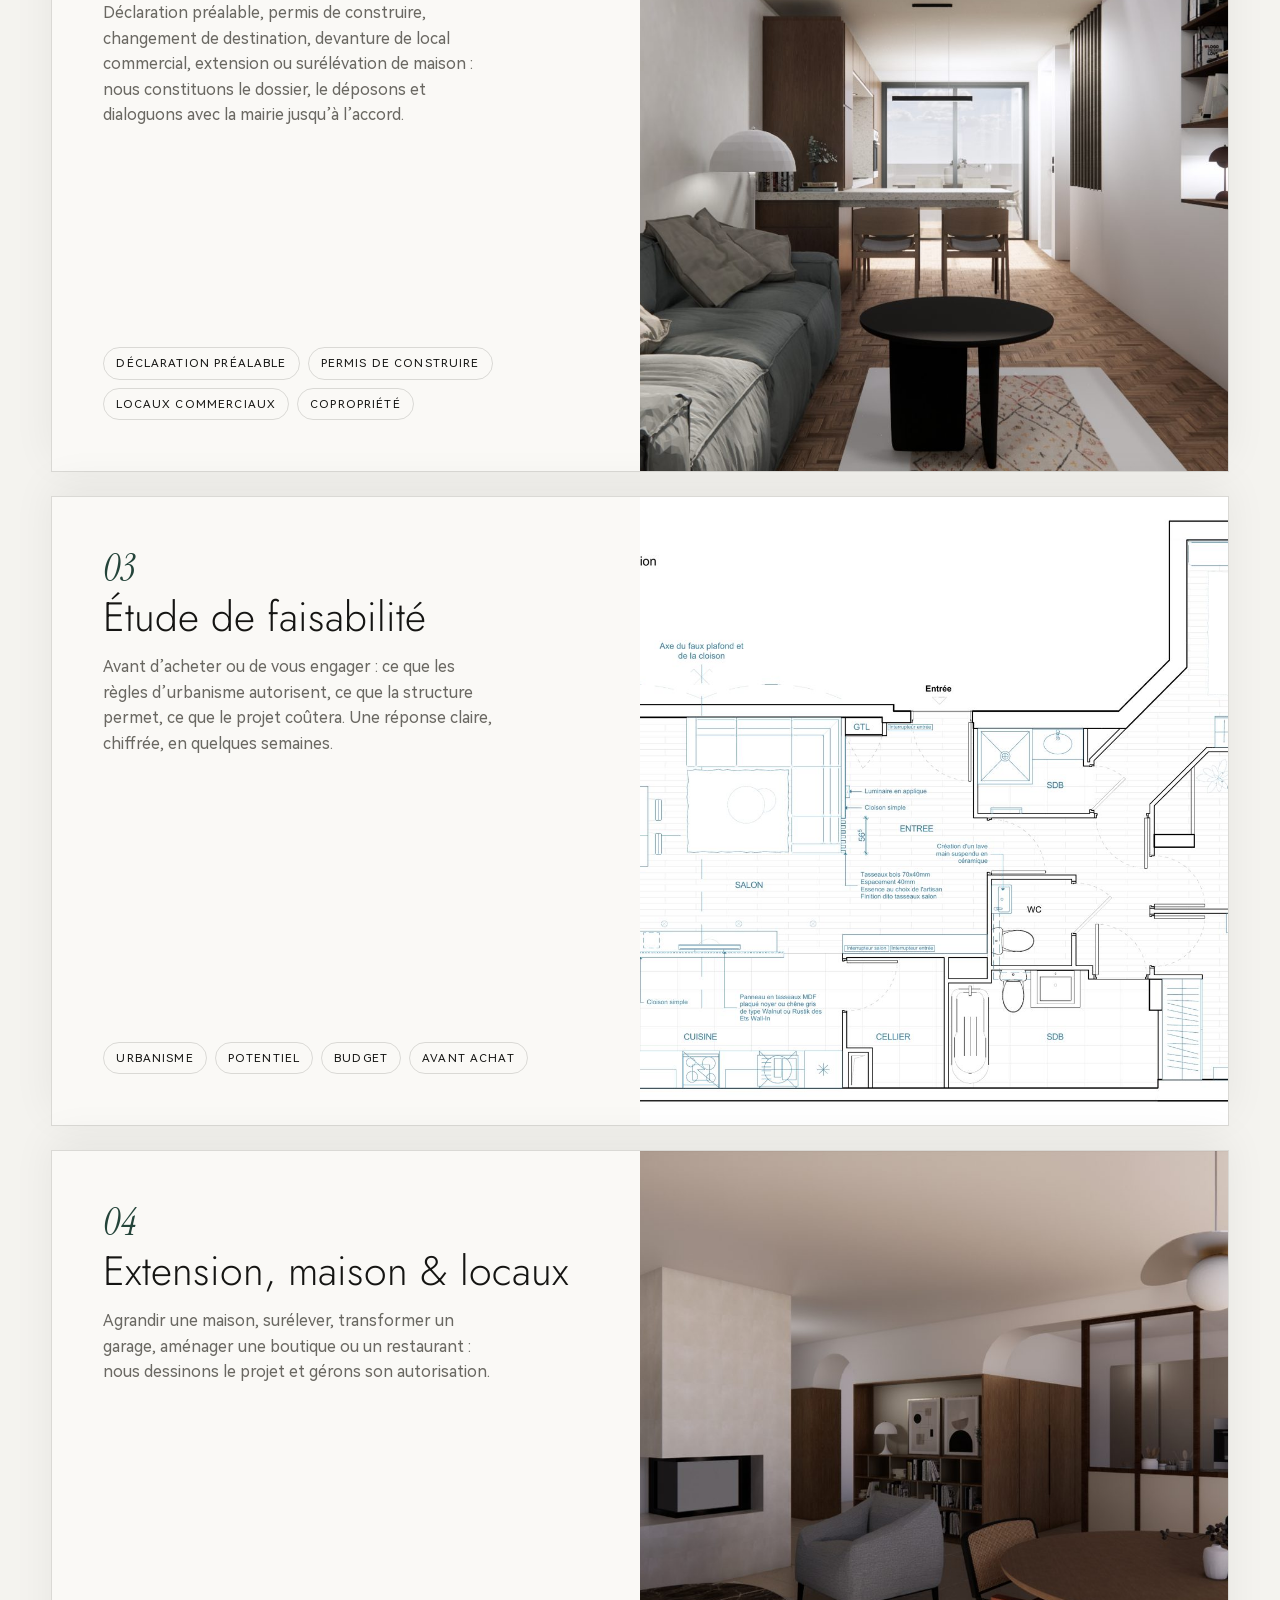
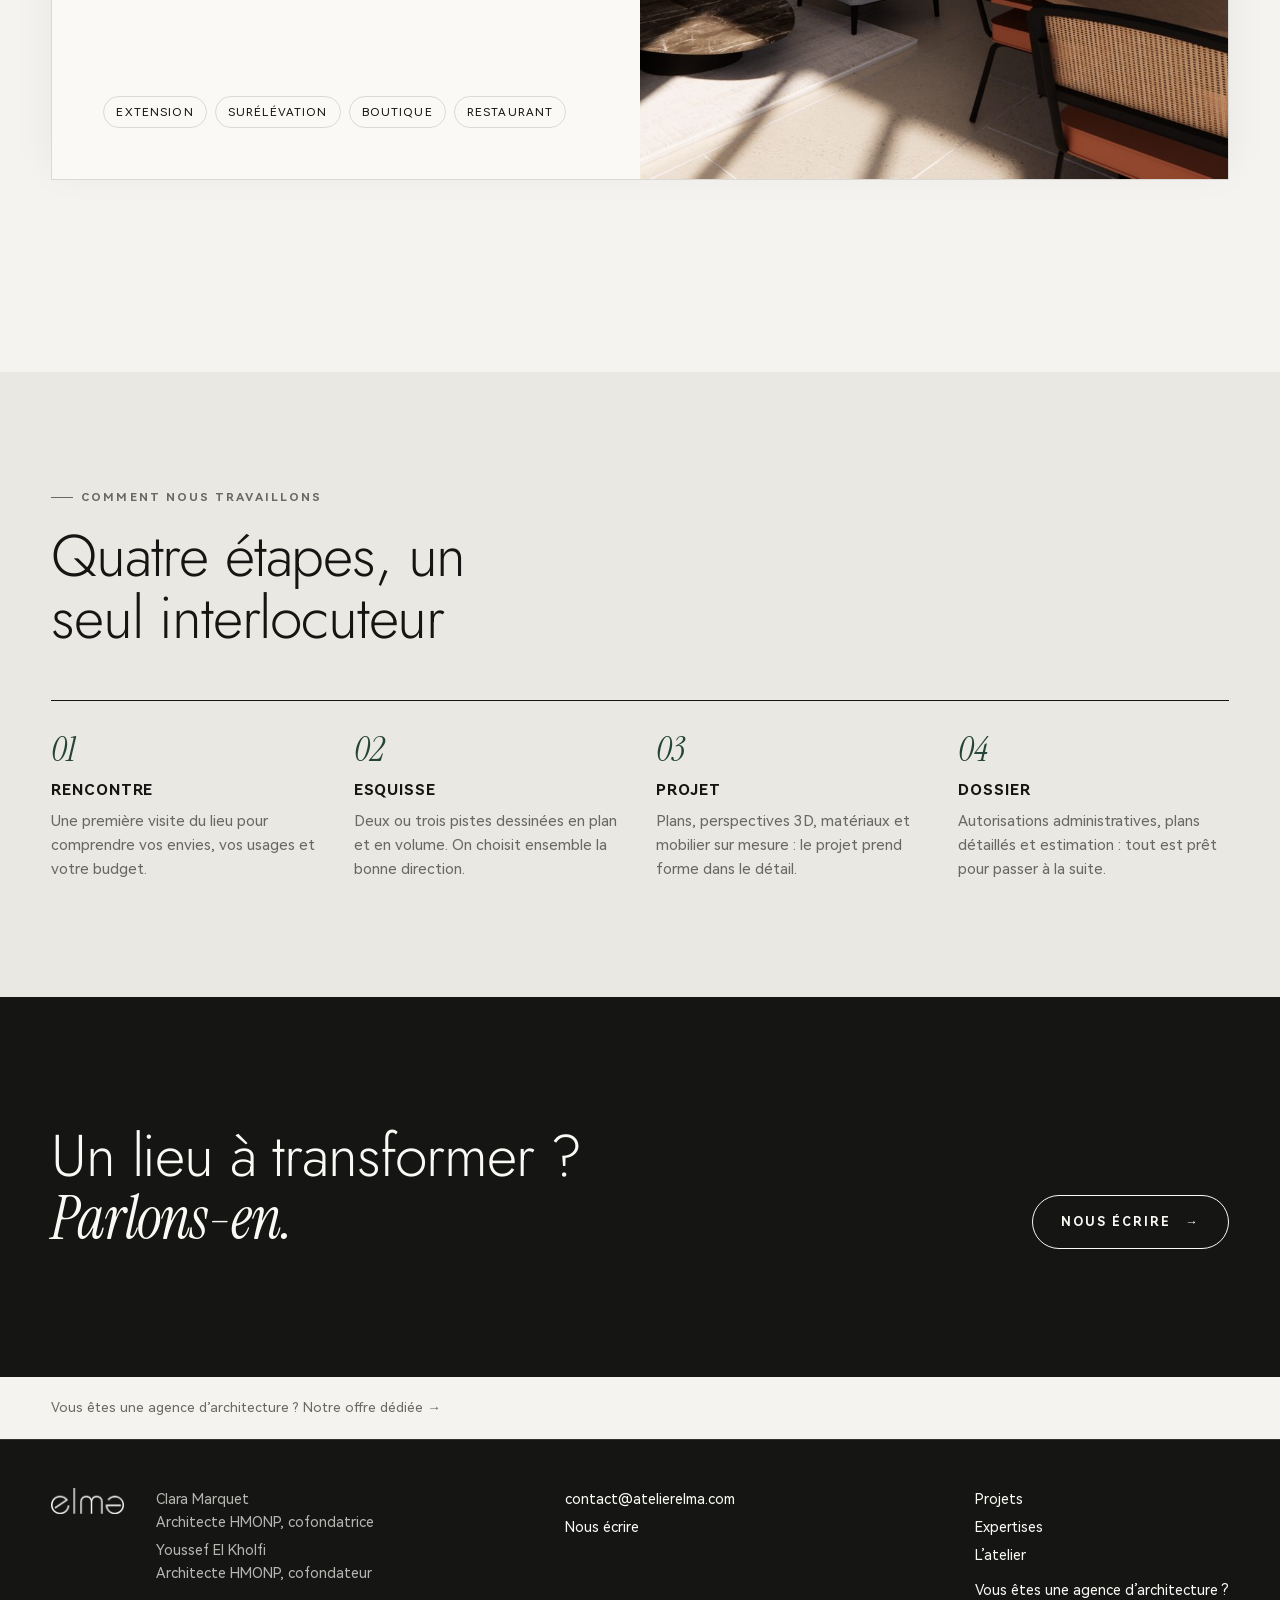
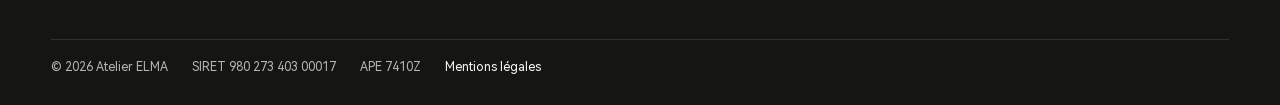
<file: expertises.html>
<!doctype html>
<html lang="fr">
<head>
<meta charset="utf-8">
<meta name="viewport" content="width=device-width, initial-scale=1, viewport-fit=cover">
<title>Expertises — Atelier ELMA</title>
<meta name="description" content="Rénovation d’appartement, autorisations administratives, étude de faisabilité, extension, maison et locaux commerciaux.">
<link rel="icon" href="assets/img/logo/logo-monogramme.png">
<link rel="preconnect" href="https://fonts.googleapis.com">
<link rel="preconnect" href="https://fonts.gstatic.com" crossorigin>
<link rel="stylesheet" href="https://fonts.googleapis.com/css2?family=Jost:wght@300;400;500&family=Instrument+Serif:ital@1&display=swap">
<link rel="stylesheet" href="assets/css/fonts.css">
<link rel="stylesheet" href="assets/css/style.css">
</head>
<body class="">

<div id="veil" aria-hidden="true"></div>
<header class="site-header">
  <div class="wrap">
    <a class="brand" href="index.html" aria-label="Atelier ELMA, accueil">
      <img class="on-light" src="assets/img/logo/logo-atelier-elma.png" alt="atelier elma">
      <img class="on-dark" src="assets/img/logo/logo-atelier-elma-blanc.png" alt="">
    </a>
    <button class="menu-btn" aria-expanded="false" aria-controls="nav">Menu</button>
    <ul class="nav" id="nav"><li><a href="projets.html">Projets</a></li><li><a href="expertises.html" aria-current="page">Expertises</a></li><li><a href="atelier.html">L’atelier</a></li><li><a href="contact.html">Contact</a></li></ul>
  </div>
</header>
<main>

<section class="x-head section" id="particuliers"><div class="wrap">
  <p class="eyebrow">Expertises</p>
  <h1 class="h-xl" data-words>Habiter, exercer</h1>
  <p class="lead reveal" style="margin-top:1.5rem">Vous avez un appartement à repenser, un local à ouvrir, une maison à agrandir ou un bien à évaluer avant d’acheter. Nous prenons le projet du premier croquis au dossier déposé en mairie.</p>
  <div class="stack"><article class="stack-card" style="--k:0"><div class="txt"><div><div class="num">01</div><h3>Rénovation d’appartement</h3><p style="margin-top:1rem">Réorganiser le plan, faire entrer la lumière, dessiner la cuisine et les rangements : nous concevons l’appartement dans son ensemble, avec des plans précis et des images pour décider.</p></div><div class="tags"><span>Plans</span><span>Images 3D</span><span>Mobilier sur mesure</span><span>Matériaux</span></div></div><div class="media-box"><img src="assets/img/projets/appartement-trousseau/02-salle-a-manger.jpg" alt="" loading="lazy"></div></article><article class="stack-card" style="--k:1"><div class="txt"><div><div class="num">02</div><h3>Autorisations administratives</h3><p style="margin-top:1rem">Déclaration préalable, permis de construire, changement de destination, devanture de local commercial, extension ou surélévation de maison : nous constituons le dossier, le déposons et dialoguons avec la mairie jusqu’à l’accord.</p></div><div class="tags"><span>Déclaration préalable</span><span>Permis de construire</span><span>Locaux commerciaux</span><span>Copropriété</span></div></div><div class="media-box"><img src="assets/img/projets/maison-salengro/02-sejour.jpg" alt="" loading="lazy"></div></article><article class="stack-card" style="--k:2"><div class="txt"><div><div class="num">03</div><h3>Étude de faisabilité</h3><p style="margin-top:1rem">Avant d’acheter ou de vous engager : ce que les règles d’urbanisme autorisent, ce que la structure permet, ce que le projet coûtera. Une réponse claire, chiffrée, en quelques semaines.</p></div><div class="tags"><span>Urbanisme</span><span>Potentiel</span><span>Budget</span><span>Avant achat</span></div></div><div class="media-box"><img src="assets/img/projets/appartement-dormoy/01-plan.jpg" alt="" loading="lazy"></div></article><article class="stack-card" style="--k:3"><div class="txt"><div><div class="num">04</div><h3>Extension, maison &amp; locaux</h3><p style="margin-top:1rem">Agrandir une maison, surélever, transformer un garage, aménager une boutique ou un restaurant : nous dessinons le projet et gérons son autorisation.</p></div><div class="tags"><span>Extension</span><span>Surélévation</span><span>Boutique</span><span>Restaurant</span></div></div><div class="media-box"><img src="assets/img/projets/maison-el-guettar/01-sejour.jpg" alt="" loading="lazy"></div></article></div>
</div></section>
<section class="section" style="background:var(--bg-2)"><div class="wrap">
  <p class="eyebrow reveal">Comment nous travaillons</p>
  <h2 class="h-l reveal" style="max-width:18ch;margin-bottom:clamp(32px,4vw,56px)">Quatre étapes, un seul interlocuteur</h2>
  <div class="steps line-grow"><div class="step reveal" style="--i:0"><div class="n">01</div><h3>Rencontre</h3><p>Une première visite du lieu pour comprendre vos envies, vos usages et votre budget.</p></div><div class="step reveal" style="--i:1"><div class="n">02</div><h3>Esquisse</h3><p>Deux ou trois pistes dessinées en plan et en volume. On choisit ensemble la bonne direction.</p></div><div class="step reveal" style="--i:2"><div class="n">03</div><h3>Projet</h3><p>Plans, perspectives 3D, matériaux et mobilier sur mesure : le projet prend forme dans le détail.</p></div><div class="step reveal" style="--i:3"><div class="n">04</div><h3>Dossier</h3><p>Autorisations administratives, plans détaillés et estimation : tout est prêt pour passer à la suite.</p></div></div>
</div></section>
<section class="cta"><div class="wrap">
  <h2 class="h-l reveal">Un lieu à transformer&nbsp;? <em class="serif">Parlons-en.</em></h2>
  <a class="btn light reveal" style="--i:2" href="contact.html">Nous écrire <span aria-hidden="true">→</span></a>
</div></section>
<div class="wrap"><p class="small muted" style="padding-block:20px"><a href="agences.html">Vous êtes une agence d’architecture ? Notre offre dédiée →</a></p></div>

</main>
<footer class="site-footer">
  <div class="wrap">
    <div><img src="assets/img/logo/logo-elma-blanc.png" alt="elma"></div>
    <div><p>Clara Marquet<br><span>Architecte HMONP, cofondatrice</span></p><p>Youssef El Kholfi<br><span>Architecte HMONP, cofondateur</span></p></div>
    <div><p><a href="mailto:contact@atelierelma.com">contact@atelierelma.com</a></p><p><a href="contact.html">Nous écrire</a></p></div>
    <div><p><a href="projets.html">Projets</a></p><p><a href="expertises.html">Expertises</a></p><p><a href="atelier.html">L’atelier</a></p><p style="margin-top:.8em"><a href="agences.html" class="muted">Vous êtes une agence d’architecture ?</a></p></div>
    <div class="legal"><span>© 2026 Atelier ELMA</span><span>SIRET 980 273 403 00017</span><span>APE 7410Z</span><a href="mentions-legales.html">Mentions légales</a></div>
  </div>
</footer>
<script src="assets/js/main.js"></script>
</body>
</html>
</file>
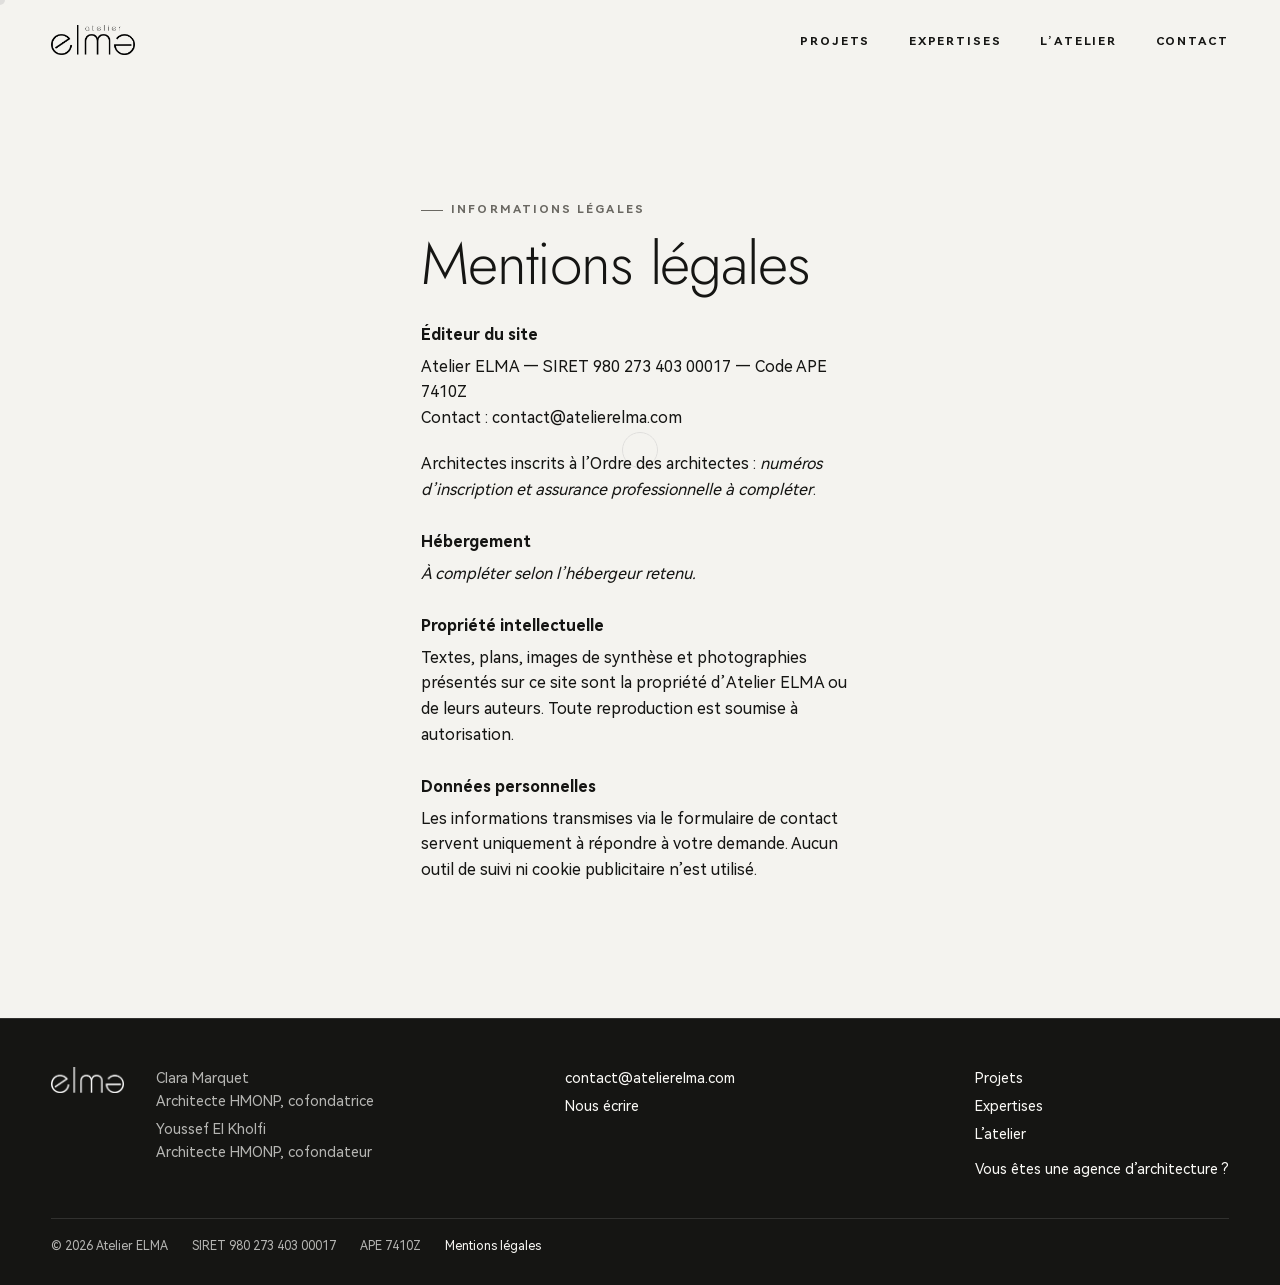
<file: mentions-legales.html>
<!doctype html>
<html lang="fr">
<head>
<meta charset="utf-8">
<meta name="viewport" content="width=device-width, initial-scale=1, viewport-fit=cover">
<title>Mentions légales — Atelier ELMA</title>
<meta name="description" content="Atelier d’architecture et d’architecture d’intérieur, entre Paris et Rabat. Appartements, maisons, boutiques et restaurants : nous dessinons des lieux justes et lumineux pour ceux qui les habitent.">
<link rel="icon" href="assets/img/logo/logo-monogramme.png">
<link rel="preconnect" href="https://fonts.googleapis.com">
<link rel="preconnect" href="https://fonts.gstatic.com" crossorigin>
<link rel="stylesheet" href="https://fonts.googleapis.com/css2?family=Jost:wght@300;400;500&family=Instrument+Serif:ital@1&display=swap">
<link rel="stylesheet" href="assets/css/fonts.css">
<link rel="stylesheet" href="assets/css/style.css">
</head>
<body class="">

<div id="veil" aria-hidden="true"></div>
<header class="site-header">
  <div class="wrap">
    <a class="brand" href="index.html" aria-label="Atelier ELMA, accueil">
      <img class="on-light" src="assets/img/logo/logo-atelier-elma.png" alt="atelier elma">
      <img class="on-dark" src="assets/img/logo/logo-atelier-elma-blanc.png" alt="">
    </a>
    <button class="menu-btn" aria-expanded="false" aria-controls="nav">Menu</button>
    <ul class="nav" id="nav"><li><a href="projets.html">Projets</a></li><li><a href="expertises.html">Expertises</a></li><li><a href="atelier.html">L’atelier</a></li><li><a href="contact.html">Contact</a></li></ul>
  </div>
</header>
<main>

<section class="section legal-page"><div class="wrap prose">
  <p class="eyebrow">Informations légales</p>
  <h1 class="h-l">Mentions légales</h1>
  <h2>Éditeur du site</h2>
  <p>Atelier ELMA — SIRET 980 273 403 00017 — Code APE 7410Z<br>Contact : <a href="mailto:contact@atelierelma.com">contact@atelierelma.com</a></p>
  <p>Architectes inscrits à l’Ordre des architectes : <em>numéros d’inscription et assurance professionnelle à compléter</em>.</p>
  <h2>Hébergement</h2><p><em>À compléter selon l’hébergeur retenu.</em></p>
  <h2>Propriété intellectuelle</h2>
  <p>Textes, plans, images de synthèse et photographies présentés sur ce site sont la propriété d’Atelier ELMA ou de leurs auteurs. Toute reproduction est soumise à autorisation.</p>
  <h2>Données personnelles</h2>
  <p>Les informations transmises via le formulaire de contact servent uniquement à répondre à votre demande. Aucun outil de suivi ni cookie publicitaire n’est utilisé.</p>
</div></section>

</main>
<footer class="site-footer">
  <div class="wrap">
    <div><img src="assets/img/logo/logo-elma-blanc.png" alt="elma"></div>
    <div><p>Clara Marquet<br><span>Architecte HMONP, cofondatrice</span></p><p>Youssef El Kholfi<br><span>Architecte HMONP, cofondateur</span></p></div>
    <div><p><a href="mailto:contact@atelierelma.com">contact@atelierelma.com</a></p><p><a href="contact.html">Nous écrire</a></p></div>
    <div><p><a href="projets.html">Projets</a></p><p><a href="expertises.html">Expertises</a></p><p><a href="atelier.html">L’atelier</a></p><p style="margin-top:.8em"><a href="agences.html" class="muted">Vous êtes une agence d’architecture ?</a></p></div>
    <div class="legal"><span>© 2026 Atelier ELMA</span><span>SIRET 980 273 403 00017</span><span>APE 7410Z</span><a href="mentions-legales.html">Mentions légales</a></div>
  </div>
</footer>
<script src="assets/js/main.js"></script>
</body>
</html>
</file>
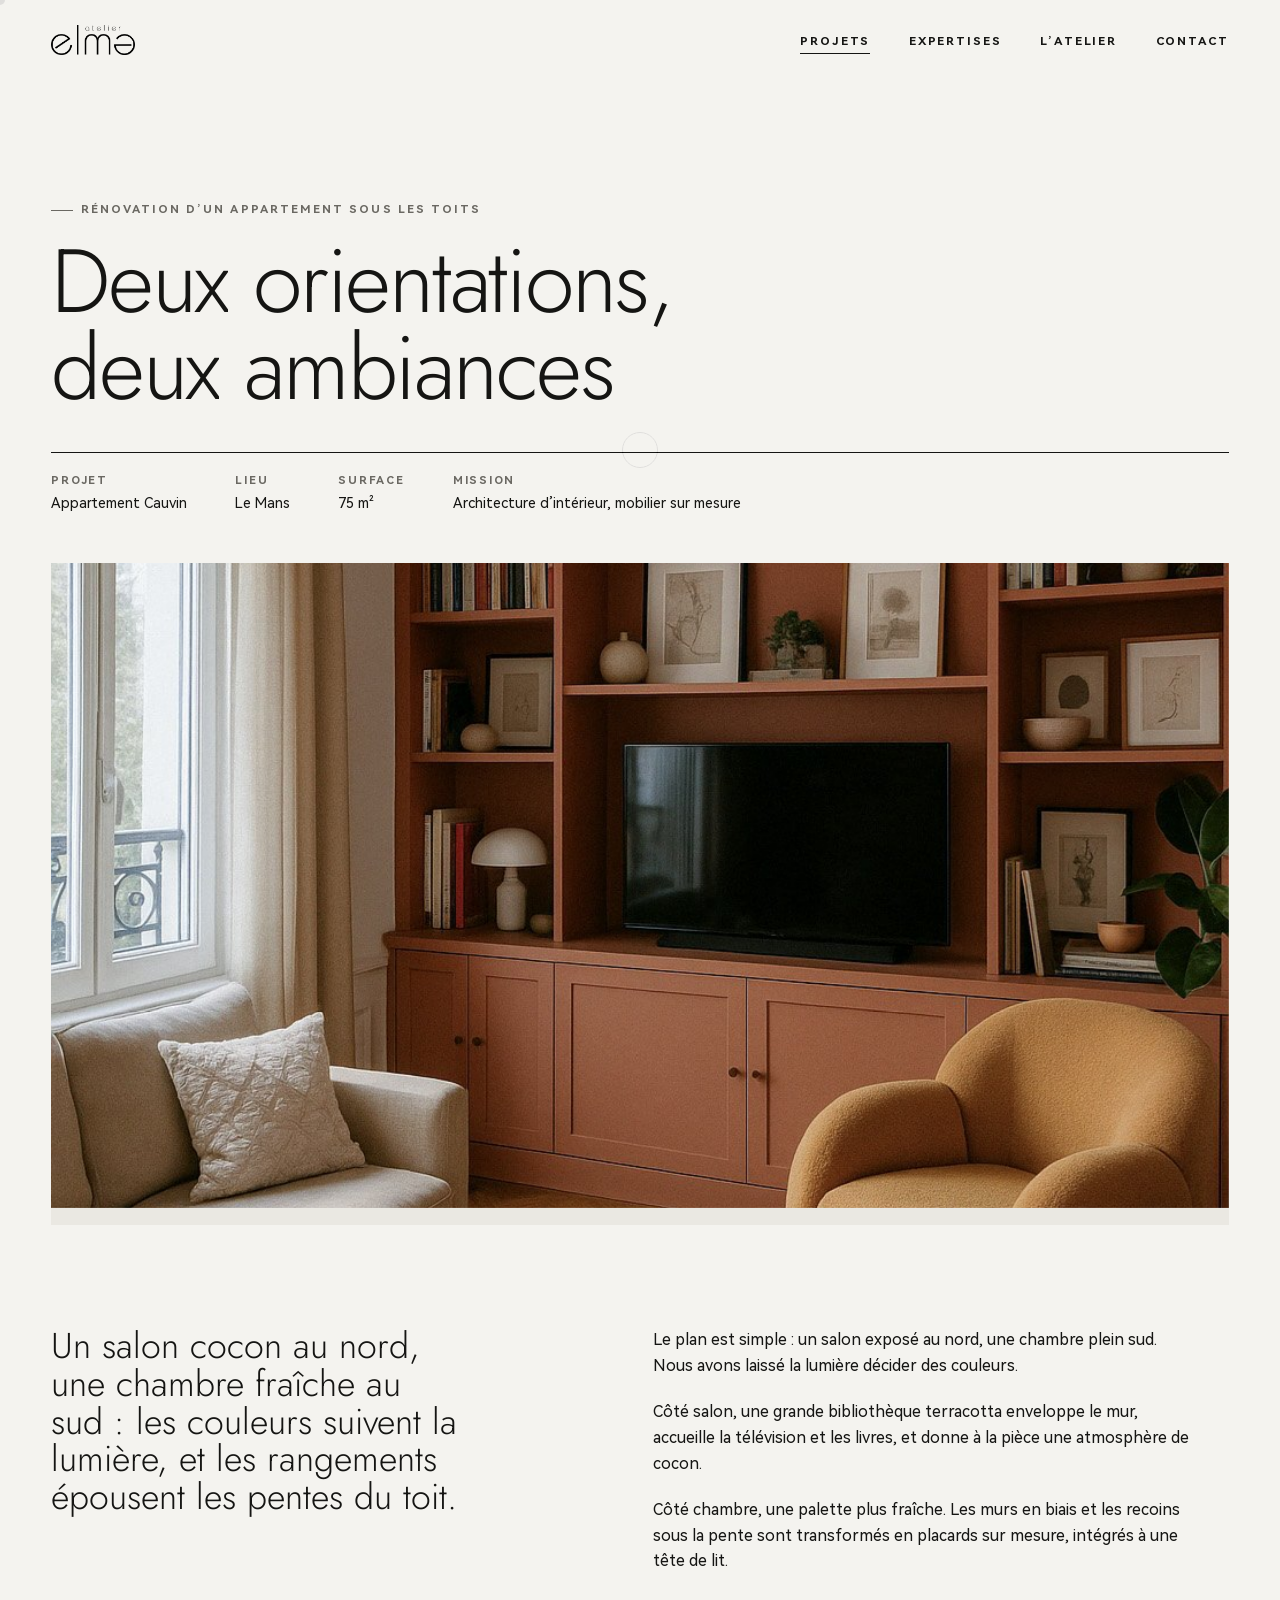
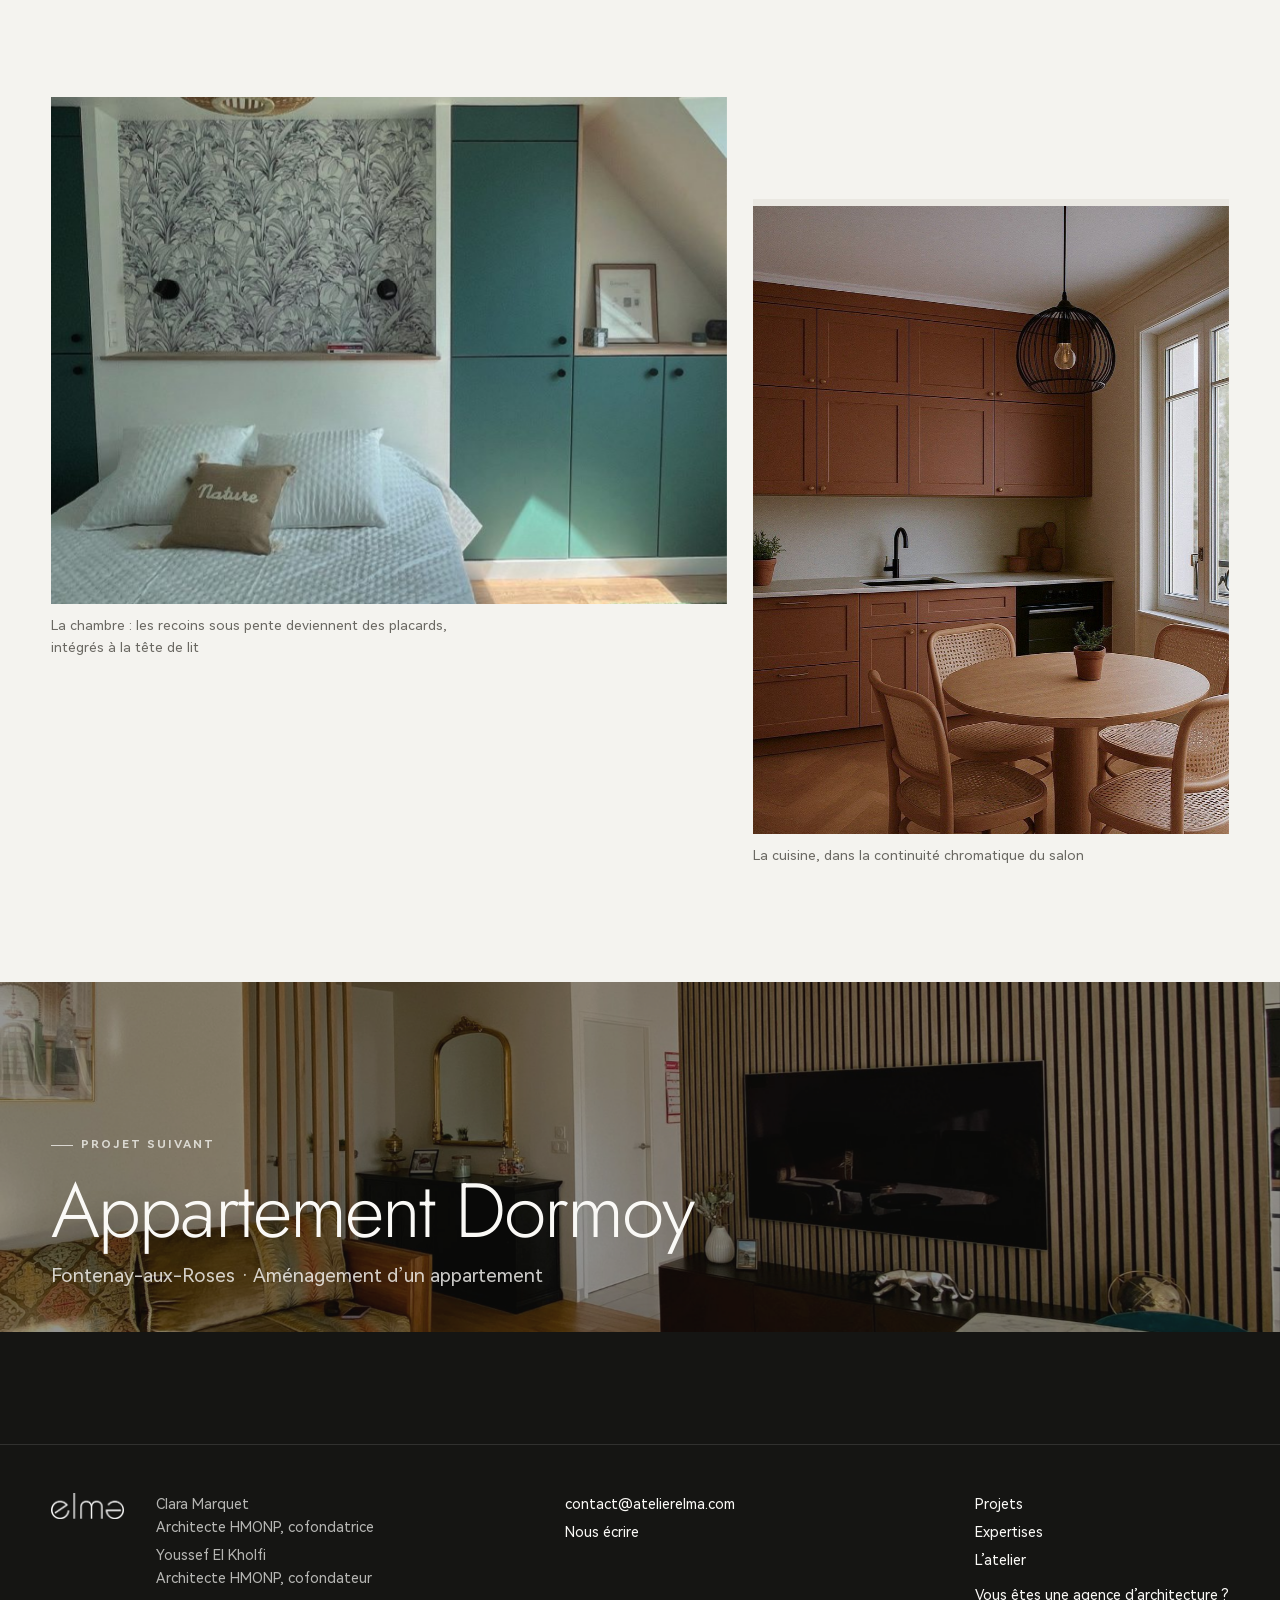
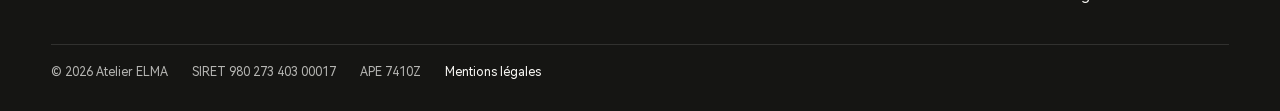
<file: projets/appartement-cauvin.html>
<!doctype html>
<html lang="fr">
<head>
<meta charset="utf-8">
<meta name="viewport" content="width=device-width, initial-scale=1, viewport-fit=cover">
<title>Appartement Cauvin — Atelier ELMA</title>
<meta name="description" content="Un salon cocon au nord, une chambre fraîche au sud : les couleurs suivent la lumière, et les rangements épousent les pentes du toit.">
<link rel="icon" href="../assets/img/logo/logo-monogramme.png">
<link rel="preconnect" href="https://fonts.googleapis.com">
<link rel="preconnect" href="https://fonts.gstatic.com" crossorigin>
<link rel="stylesheet" href="https://fonts.googleapis.com/css2?family=Jost:wght@300;400;500&family=Instrument+Serif:ital@1&display=swap">
<link rel="stylesheet" href="../assets/css/fonts.css">
<link rel="stylesheet" href="../assets/css/style.css">
</head>
<body class="">

<div id="veil" aria-hidden="true"></div>
<header class="site-header">
  <div class="wrap">
    <a class="brand" href="../index.html" aria-label="Atelier ELMA, accueil">
      <img class="on-light" src="../assets/img/logo/logo-atelier-elma.png" alt="atelier elma">
      <img class="on-dark" src="../assets/img/logo/logo-atelier-elma-blanc.png" alt="">
    </a>
    <button class="menu-btn" aria-expanded="false" aria-controls="nav">Menu</button>
    <ul class="nav" id="nav"><li><a href="../projets.html" aria-current="page">Projets</a></li><li><a href="../expertises.html">Expertises</a></li><li><a href="../atelier.html">L’atelier</a></li><li><a href="../contact.html">Contact</a></li></ul>
  </div>
</header>
<main>

<section class="p-head"><div class="wrap">
  <p class="eyebrow">Rénovation d’un appartement sous les toits</p>
  <h1 class="h-xl" data-words>Deux orientations, deux ambiances</h1>
  <div class="p-facts reveal line-grow">
    <div><span class="k">Projet</span>Appartement Cauvin</div>
    <div><span class="k">Lieu</span>Le Mans</div>
    <div><span class="k">Surface</span>75 m²</div>
    <div><span class="k">Mission</span>Architecture d’intérieur, mobilier sur mesure</div>
  </div>
</div></section>
<div class="wrap p-hero"><div class="media-box img-reveal tilt" data-parallax><img src="../assets/img/projets/appartement-cauvin/01-salon.jpg" alt="Appartement Cauvin, Le Mans" fetchpriority="high"></div></div>
<section class="p-body"><div class="wrap grid-12">
  <div class="intro reveal"><h2>Un salon cocon au nord, une chambre fraîche au sud : les couleurs suivent la lumière, et les rangements épousent les pentes du toit.</h2></div>
  <div class="txt prose reveal" style="--i:2"><p>Le plan est simple : un salon exposé au nord, une chambre plein sud. Nous avons laissé la lumière décider des couleurs.</p><p>Côté salon, une grande bibliothèque terracotta enveloppe le mur, accueille la télévision et les livres, et donne à la pièce une atmosphère de cocon.</p><p>Côté chambre, une palette plus fraîche. Les murs en biais et les recoins sous la pente sont transformés en placards sur mesure, intégrés à une tête de lit.</p></div>
</div></section>
<section class="wrap" style="padding-bottom:clamp(64px,9vw,140px)"><div class="gallery"><figure class="reveal"><div class="media-box img-reveal" data-parallax><img src="../assets/img/projets/appartement-cauvin/02-chambre.jpg" alt="La chambre : les recoins sous pente deviennent des placards, intégrés à la tête de lit" loading="lazy"></div><figcaption>La chambre : les recoins sous pente deviennent des placards, intégrés à la tête de lit</figcaption></figure><figure class="reveal"><div class="media-box img-reveal" data-parallax><img src="../assets/img/projets/appartement-cauvin/03-cuisine.jpg" alt="La cuisine, dans la continuité chromatique du salon" loading="lazy"></div><figcaption>La cuisine, dans la continuité chromatique du salon</figcaption></figure></div></section>
<a class="next-project" href="appartement-dormoy.html">
  <div class="media" data-parallax><img src="../assets/img/projets/appartement-dormoy/02-sejour.jpg" alt="" loading="lazy"></div>
  <div class="wrap"><p class="eyebrow">Projet suivant</p><h2 class="h-xl">Appartement Dormoy</h2><p class="lead" style="color:rgba(250,249,246,.8);margin-top:.8rem">Fontenay-aux-Roses · Aménagement d’un appartement</p></div>
</a>

</main>
<footer class="site-footer">
  <div class="wrap">
    <div><img src="../assets/img/logo/logo-elma-blanc.png" alt="elma"></div>
    <div><p>Clara Marquet<br><span>Architecte HMONP, cofondatrice</span></p><p>Youssef El Kholfi<br><span>Architecte HMONP, cofondateur</span></p></div>
    <div><p><a href="mailto:contact@atelierelma.com">contact@atelierelma.com</a></p><p><a href="../contact.html">Nous écrire</a></p></div>
    <div><p><a href="../projets.html">Projets</a></p><p><a href="../expertises.html">Expertises</a></p><p><a href="../atelier.html">L’atelier</a></p><p style="margin-top:.8em"><a href="../agences.html" class="muted">Vous êtes une agence d’architecture ?</a></p></div>
    <div class="legal"><span>© 2026 Atelier ELMA</span><span>SIRET 980 273 403 00017</span><span>APE 7410Z</span><a href="../mentions-legales.html">Mentions légales</a></div>
  </div>
</footer>
<script src="../assets/js/main.js"></script>
</body>
</html>
</file>
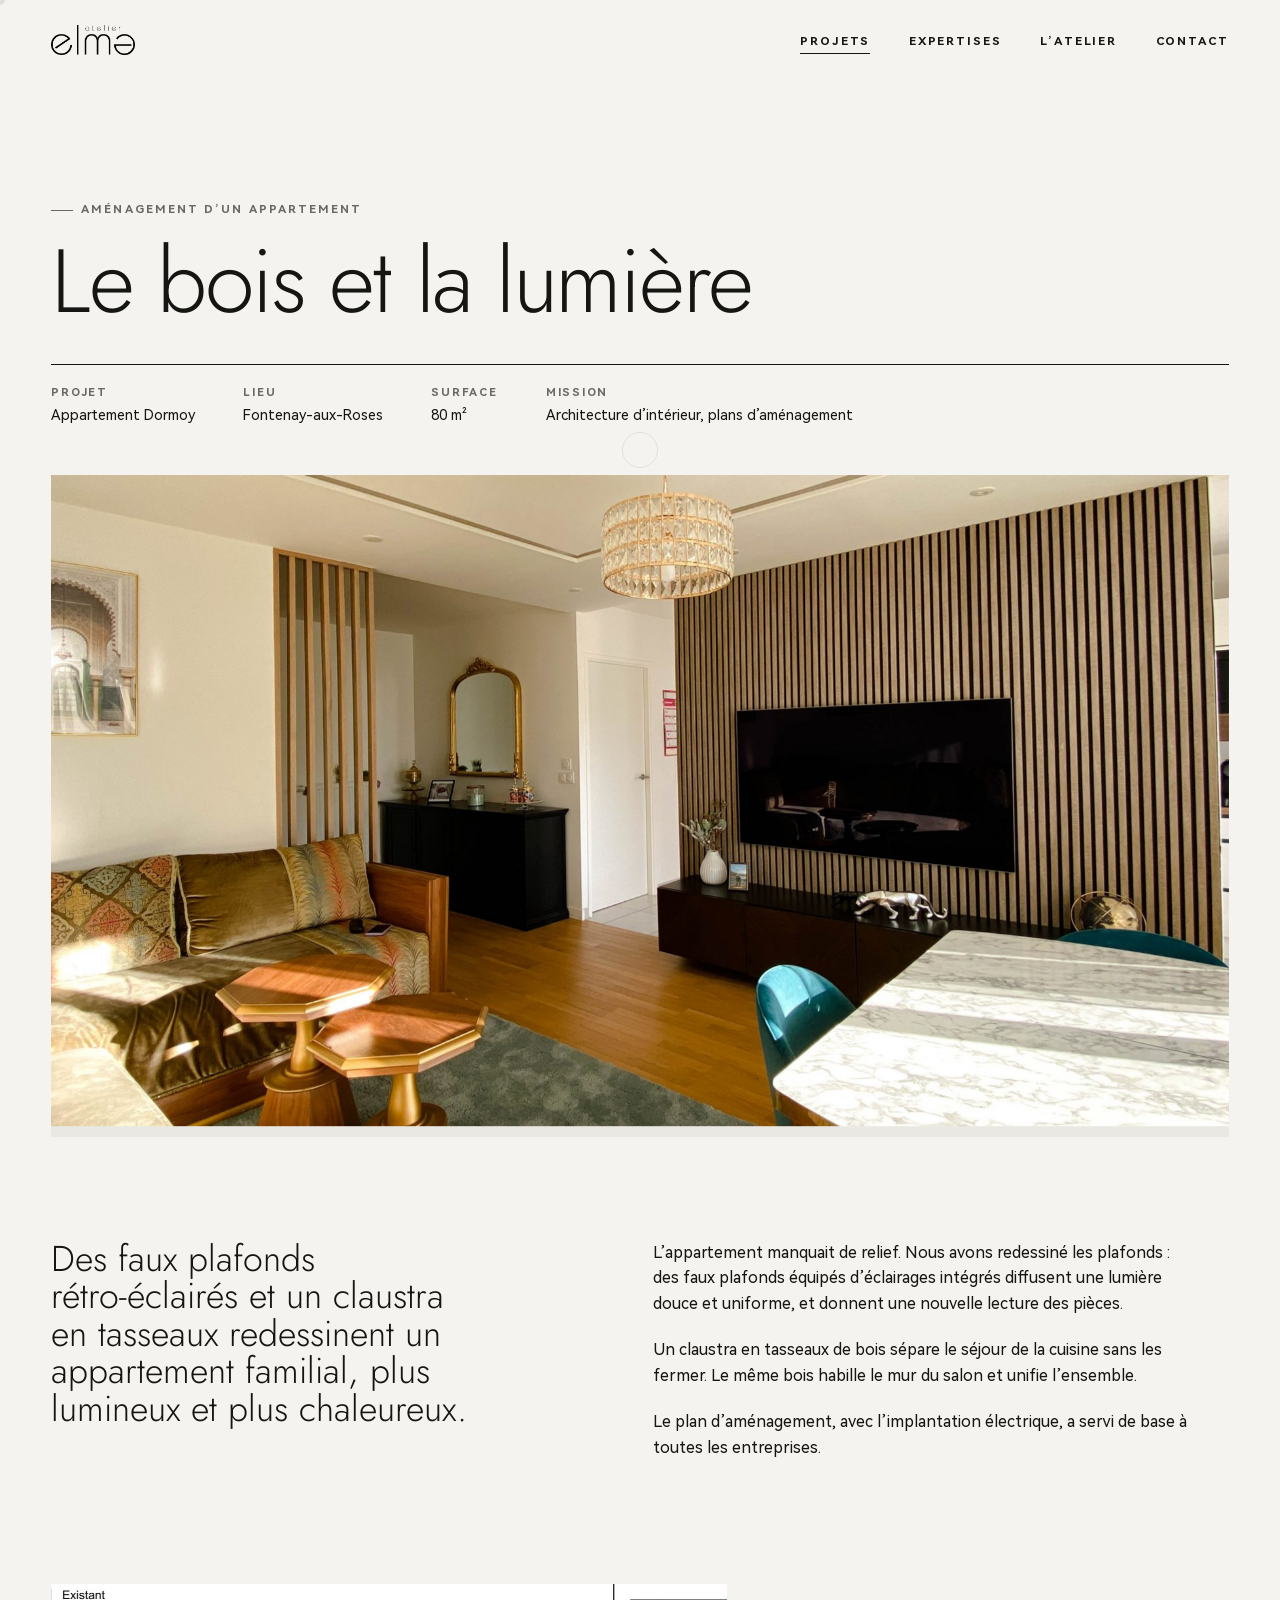
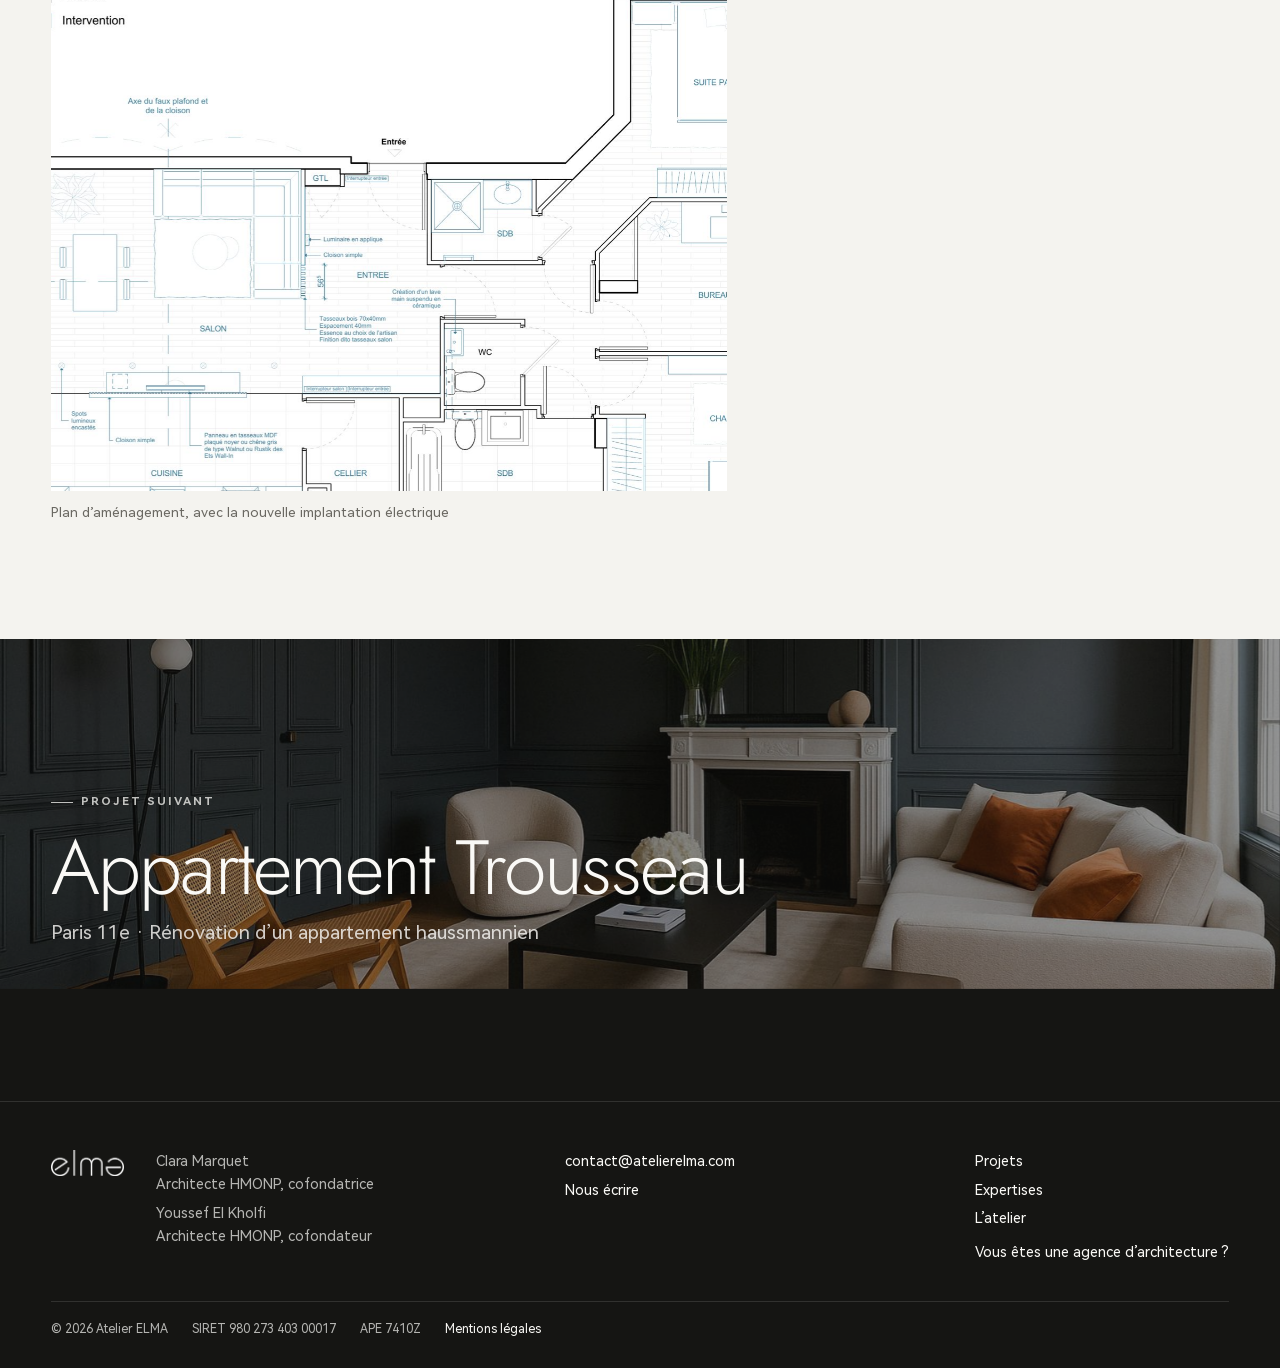
<file: projets/appartement-dormoy.html>
<!doctype html>
<html lang="fr">
<head>
<meta charset="utf-8">
<meta name="viewport" content="width=device-width, initial-scale=1, viewport-fit=cover">
<title>Appartement Dormoy — Atelier ELMA</title>
<meta name="description" content="Des faux plafonds rétro-éclairés et un claustra en tasseaux redessinent un appartement familial, plus lumineux et plus chaleureux.">
<link rel="icon" href="../assets/img/logo/logo-monogramme.png">
<link rel="preconnect" href="https://fonts.googleapis.com">
<link rel="preconnect" href="https://fonts.gstatic.com" crossorigin>
<link rel="stylesheet" href="https://fonts.googleapis.com/css2?family=Jost:wght@300;400;500&family=Instrument+Serif:ital@1&display=swap">
<link rel="stylesheet" href="../assets/css/fonts.css">
<link rel="stylesheet" href="../assets/css/style.css">
</head>
<body class="">

<div id="veil" aria-hidden="true"></div>
<header class="site-header">
  <div class="wrap">
    <a class="brand" href="../index.html" aria-label="Atelier ELMA, accueil">
      <img class="on-light" src="../assets/img/logo/logo-atelier-elma.png" alt="atelier elma">
      <img class="on-dark" src="../assets/img/logo/logo-atelier-elma-blanc.png" alt="">
    </a>
    <button class="menu-btn" aria-expanded="false" aria-controls="nav">Menu</button>
    <ul class="nav" id="nav"><li><a href="../projets.html" aria-current="page">Projets</a></li><li><a href="../expertises.html">Expertises</a></li><li><a href="../atelier.html">L’atelier</a></li><li><a href="../contact.html">Contact</a></li></ul>
  </div>
</header>
<main>

<section class="p-head"><div class="wrap">
  <p class="eyebrow">Aménagement d’un appartement</p>
  <h1 class="h-xl" data-words>Le bois et la lumière</h1>
  <div class="p-facts reveal line-grow">
    <div><span class="k">Projet</span>Appartement Dormoy</div>
    <div><span class="k">Lieu</span>Fontenay-aux-Roses</div>
    <div><span class="k">Surface</span>80 m²</div>
    <div><span class="k">Mission</span>Architecture d’intérieur, plans d’aménagement</div>
  </div>
</div></section>
<div class="wrap p-hero"><div class="media-box img-reveal tilt" data-parallax><img src="../assets/img/projets/appartement-dormoy/02-sejour.jpg" alt="Appartement Dormoy, Fontenay-aux-Roses" fetchpriority="high"></div></div>
<section class="p-body"><div class="wrap grid-12">
  <div class="intro reveal"><h2>Des faux plafonds rétro-éclairés et un claustra en tasseaux redessinent un appartement familial, plus lumineux et plus chaleureux.</h2></div>
  <div class="txt prose reveal" style="--i:2"><p>L’appartement manquait de relief. Nous avons redessiné les plafonds : des faux plafonds équipés d’éclairages intégrés diffusent une lumière douce et uniforme, et donnent une nouvelle lecture des pièces.</p><p>Un claustra en tasseaux de bois sépare le séjour de la cuisine sans les fermer. Le même bois habille le mur du salon et unifie l’ensemble.</p><p>Le plan d’aménagement, avec l’implantation électrique, a servi de base à toutes les entreprises.</p></div>
</div></section>
<section class="wrap" style="padding-bottom:clamp(64px,9vw,140px)"><div class="gallery"><figure class="reveal"><div class="media-box img-reveal" data-parallax><img src="../assets/img/projets/appartement-dormoy/01-plan.jpg" alt="Plan d’aménagement, avec la nouvelle implantation électrique" loading="lazy"></div><figcaption>Plan d’aménagement, avec la nouvelle implantation électrique</figcaption></figure></div></section>
<a class="next-project" href="appartement-trousseau.html">
  <div class="media" data-parallax><img src="../assets/img/projets/appartement-trousseau/01-salon.jpg" alt="" loading="lazy"></div>
  <div class="wrap"><p class="eyebrow">Projet suivant</p><h2 class="h-xl">Appartement Trousseau</h2><p class="lead" style="color:rgba(250,249,246,.8);margin-top:.8rem">Paris 11e · Rénovation d’un appartement haussmannien</p></div>
</a>

</main>
<footer class="site-footer">
  <div class="wrap">
    <div><img src="../assets/img/logo/logo-elma-blanc.png" alt="elma"></div>
    <div><p>Clara Marquet<br><span>Architecte HMONP, cofondatrice</span></p><p>Youssef El Kholfi<br><span>Architecte HMONP, cofondateur</span></p></div>
    <div><p><a href="mailto:contact@atelierelma.com">contact@atelierelma.com</a></p><p><a href="../contact.html">Nous écrire</a></p></div>
    <div><p><a href="../projets.html">Projets</a></p><p><a href="../expertises.html">Expertises</a></p><p><a href="../atelier.html">L’atelier</a></p><p style="margin-top:.8em"><a href="../agences.html" class="muted">Vous êtes une agence d’architecture ?</a></p></div>
    <div class="legal"><span>© 2026 Atelier ELMA</span><span>SIRET 980 273 403 00017</span><span>APE 7410Z</span><a href="../mentions-legales.html">Mentions légales</a></div>
  </div>
</footer>
<script src="../assets/js/main.js"></script>
</body>
</html>
</file>
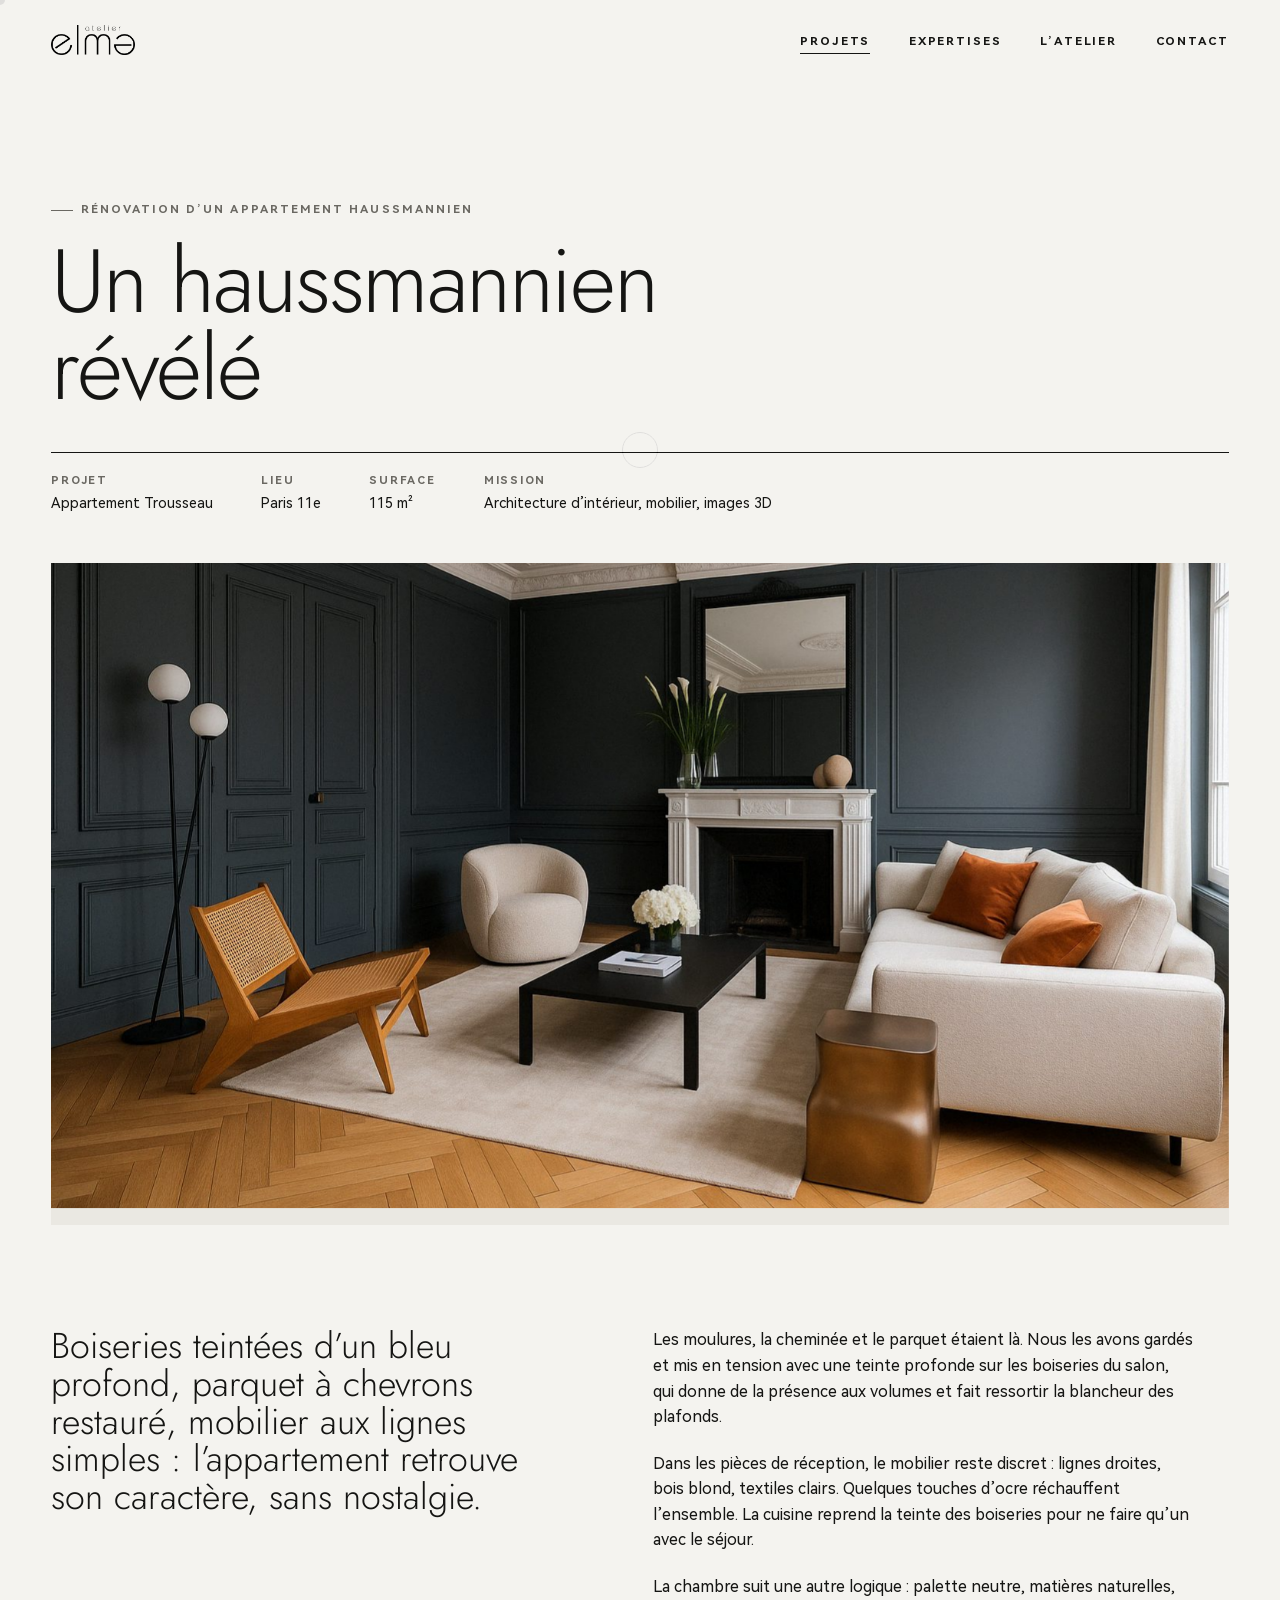
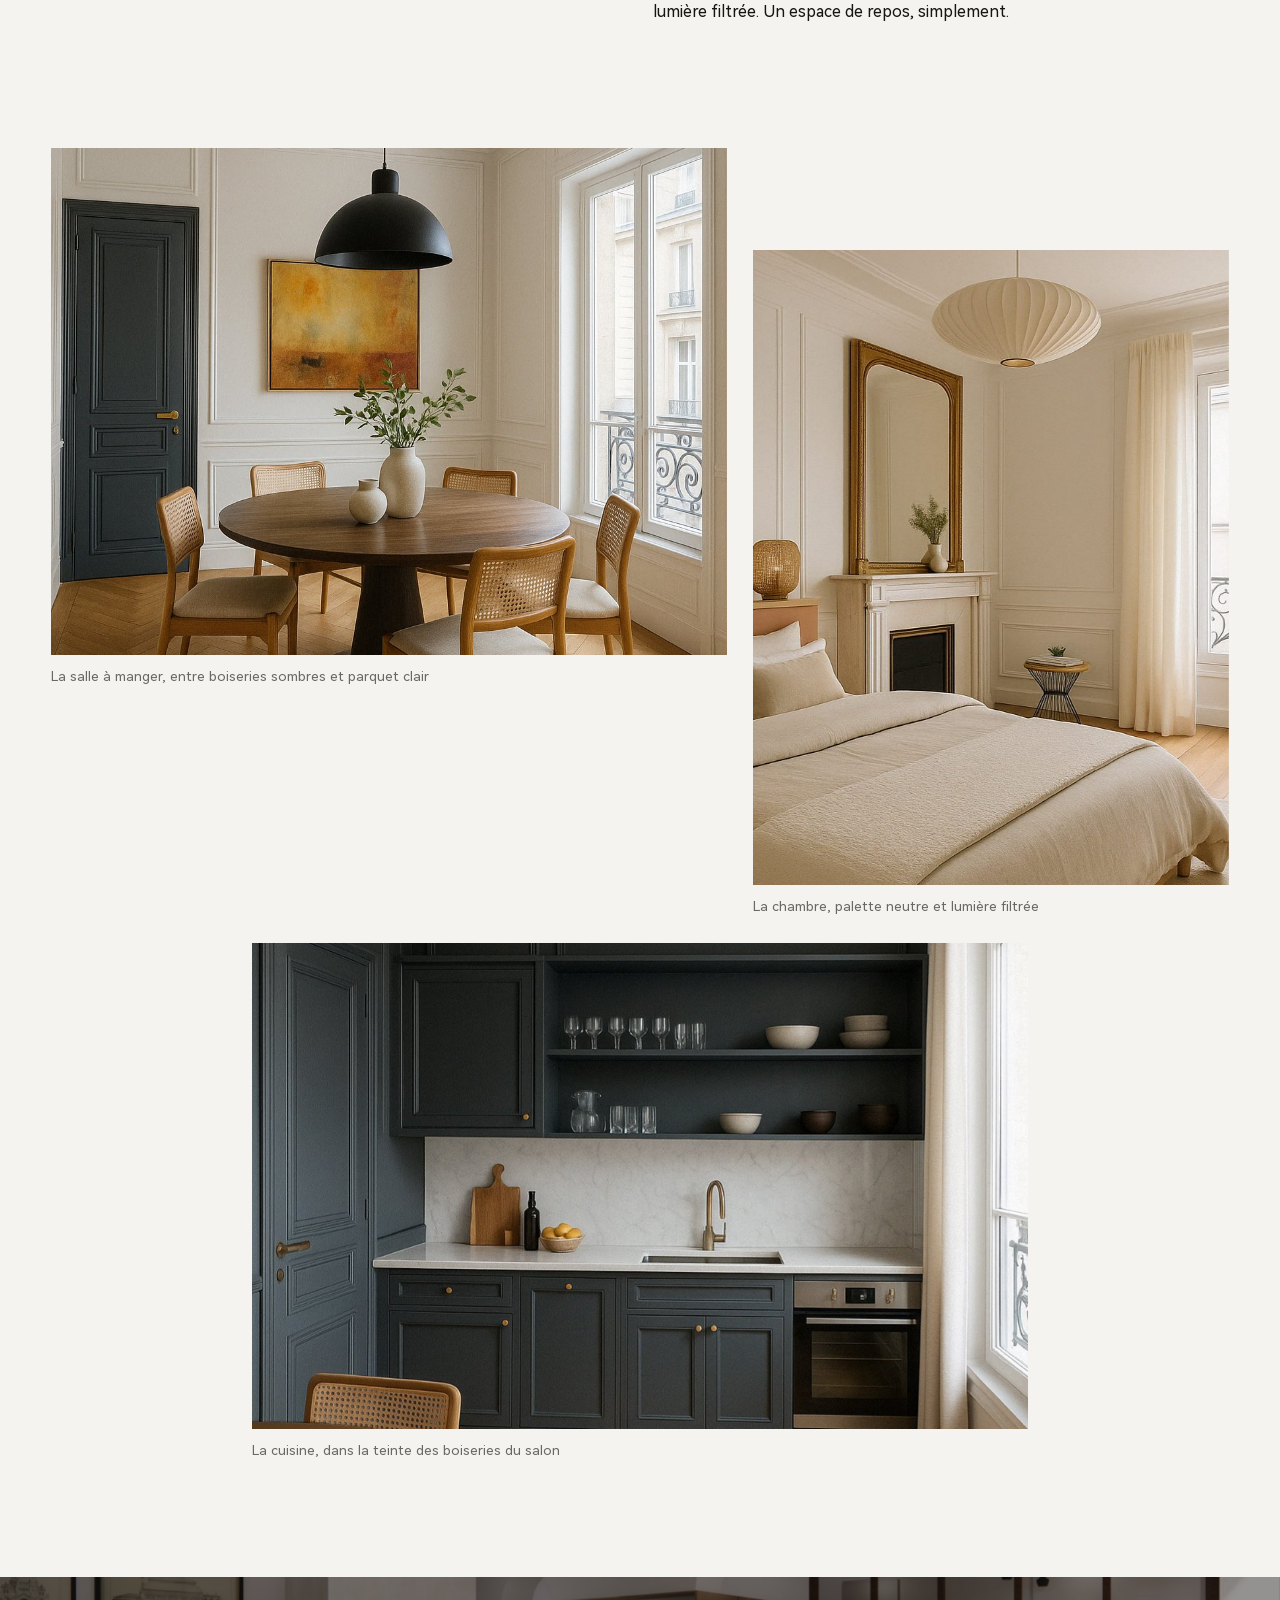
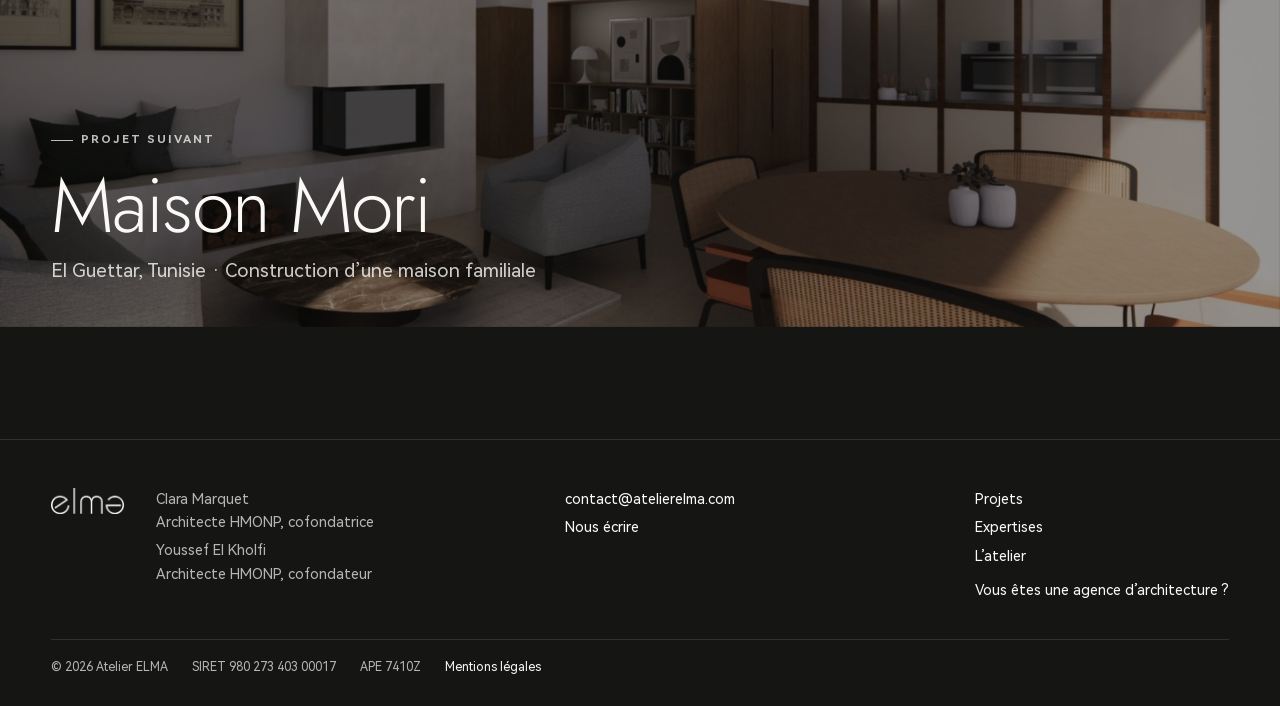
<file: projets/appartement-trousseau.html>
<!doctype html>
<html lang="fr">
<head>
<meta charset="utf-8">
<meta name="viewport" content="width=device-width, initial-scale=1, viewport-fit=cover">
<title>Appartement Trousseau — Atelier ELMA</title>
<meta name="description" content="Boiseries teintées d’un bleu profond, parquet à chevrons restauré, mobilier aux lignes simples : l’appartement retrouve son caractère, sans nostalgie.">
<link rel="icon" href="../assets/img/logo/logo-monogramme.png">
<link rel="preconnect" href="https://fonts.googleapis.com">
<link rel="preconnect" href="https://fonts.gstatic.com" crossorigin>
<link rel="stylesheet" href="https://fonts.googleapis.com/css2?family=Jost:wght@300;400;500&family=Instrument+Serif:ital@1&display=swap">
<link rel="stylesheet" href="../assets/css/fonts.css">
<link rel="stylesheet" href="../assets/css/style.css">
</head>
<body class="">

<div id="veil" aria-hidden="true"></div>
<header class="site-header">
  <div class="wrap">
    <a class="brand" href="../index.html" aria-label="Atelier ELMA, accueil">
      <img class="on-light" src="../assets/img/logo/logo-atelier-elma.png" alt="atelier elma">
      <img class="on-dark" src="../assets/img/logo/logo-atelier-elma-blanc.png" alt="">
    </a>
    <button class="menu-btn" aria-expanded="false" aria-controls="nav">Menu</button>
    <ul class="nav" id="nav"><li><a href="../projets.html" aria-current="page">Projets</a></li><li><a href="../expertises.html">Expertises</a></li><li><a href="../atelier.html">L’atelier</a></li><li><a href="../contact.html">Contact</a></li></ul>
  </div>
</header>
<main>

<section class="p-head"><div class="wrap">
  <p class="eyebrow">Rénovation d’un appartement haussmannien</p>
  <h1 class="h-xl" data-words>Un haussmannien révélé</h1>
  <div class="p-facts reveal line-grow">
    <div><span class="k">Projet</span>Appartement Trousseau</div>
    <div><span class="k">Lieu</span>Paris 11e</div>
    <div><span class="k">Surface</span>115 m²</div>
    <div><span class="k">Mission</span>Architecture d’intérieur, mobilier, images 3D</div>
  </div>
</div></section>
<div class="wrap p-hero"><div class="media-box img-reveal tilt" data-parallax><img src="../assets/img/projets/appartement-trousseau/01-salon.jpg" alt="Appartement Trousseau, Paris 11e" fetchpriority="high"></div></div>
<section class="p-body"><div class="wrap grid-12">
  <div class="intro reveal"><h2>Boiseries teintées d’un bleu profond, parquet à chevrons restauré, mobilier aux lignes simples : l’appartement retrouve son caractère, sans nostalgie.</h2></div>
  <div class="txt prose reveal" style="--i:2"><p>Les moulures, la cheminée et le parquet étaient là. Nous les avons gardés et mis en tension avec une teinte profonde sur les boiseries du salon, qui donne de la présence aux volumes et fait ressortir la blancheur des plafonds.</p><p>Dans les pièces de réception, le mobilier reste discret : lignes droites, bois blond, textiles clairs. Quelques touches d’ocre réchauffent l’ensemble. La cuisine reprend la teinte des boiseries pour ne faire qu’un avec le séjour.</p><p>La chambre suit une autre logique : palette neutre, matières naturelles, lumière filtrée. Un espace de repos, simplement.</p></div>
</div></section>
<section class="wrap" style="padding-bottom:clamp(64px,9vw,140px)"><div class="gallery"><figure class="reveal"><div class="media-box img-reveal" data-parallax><img src="../assets/img/projets/appartement-trousseau/02-salle-a-manger.jpg" alt="La salle à manger, entre boiseries sombres et parquet clair" loading="lazy"></div><figcaption>La salle à manger, entre boiseries sombres et parquet clair</figcaption></figure><figure class="reveal"><div class="media-box img-reveal" data-parallax><img src="../assets/img/projets/appartement-trousseau/03-chambre.jpg" alt="La chambre, palette neutre et lumière filtrée" loading="lazy"></div><figcaption>La chambre, palette neutre et lumière filtrée</figcaption></figure><figure class="reveal"><div class="media-box img-reveal" data-parallax><img src="../assets/img/projets/appartement-trousseau/04-cuisine.jpg" alt="La cuisine, dans la teinte des boiseries du salon" loading="lazy"></div><figcaption>La cuisine, dans la teinte des boiseries du salon</figcaption></figure></div></section>
<a class="next-project" href="maison-el-guettar.html">
  <div class="media" data-parallax><img src="../assets/img/projets/maison-el-guettar/01-sejour.jpg" alt="" loading="lazy"></div>
  <div class="wrap"><p class="eyebrow">Projet suivant</p><h2 class="h-xl">Maison Mori</h2><p class="lead" style="color:rgba(250,249,246,.8);margin-top:.8rem">El Guettar, Tunisie · Construction d’une maison familiale</p></div>
</a>

</main>
<footer class="site-footer">
  <div class="wrap">
    <div><img src="../assets/img/logo/logo-elma-blanc.png" alt="elma"></div>
    <div><p>Clara Marquet<br><span>Architecte HMONP, cofondatrice</span></p><p>Youssef El Kholfi<br><span>Architecte HMONP, cofondateur</span></p></div>
    <div><p><a href="mailto:contact@atelierelma.com">contact@atelierelma.com</a></p><p><a href="../contact.html">Nous écrire</a></p></div>
    <div><p><a href="../projets.html">Projets</a></p><p><a href="../expertises.html">Expertises</a></p><p><a href="../atelier.html">L’atelier</a></p><p style="margin-top:.8em"><a href="../agences.html" class="muted">Vous êtes une agence d’architecture ?</a></p></div>
    <div class="legal"><span>© 2026 Atelier ELMA</span><span>SIRET 980 273 403 00017</span><span>APE 7410Z</span><a href="../mentions-legales.html">Mentions légales</a></div>
  </div>
</footer>
<script src="../assets/js/main.js"></script>
</body>
</html>
</file>
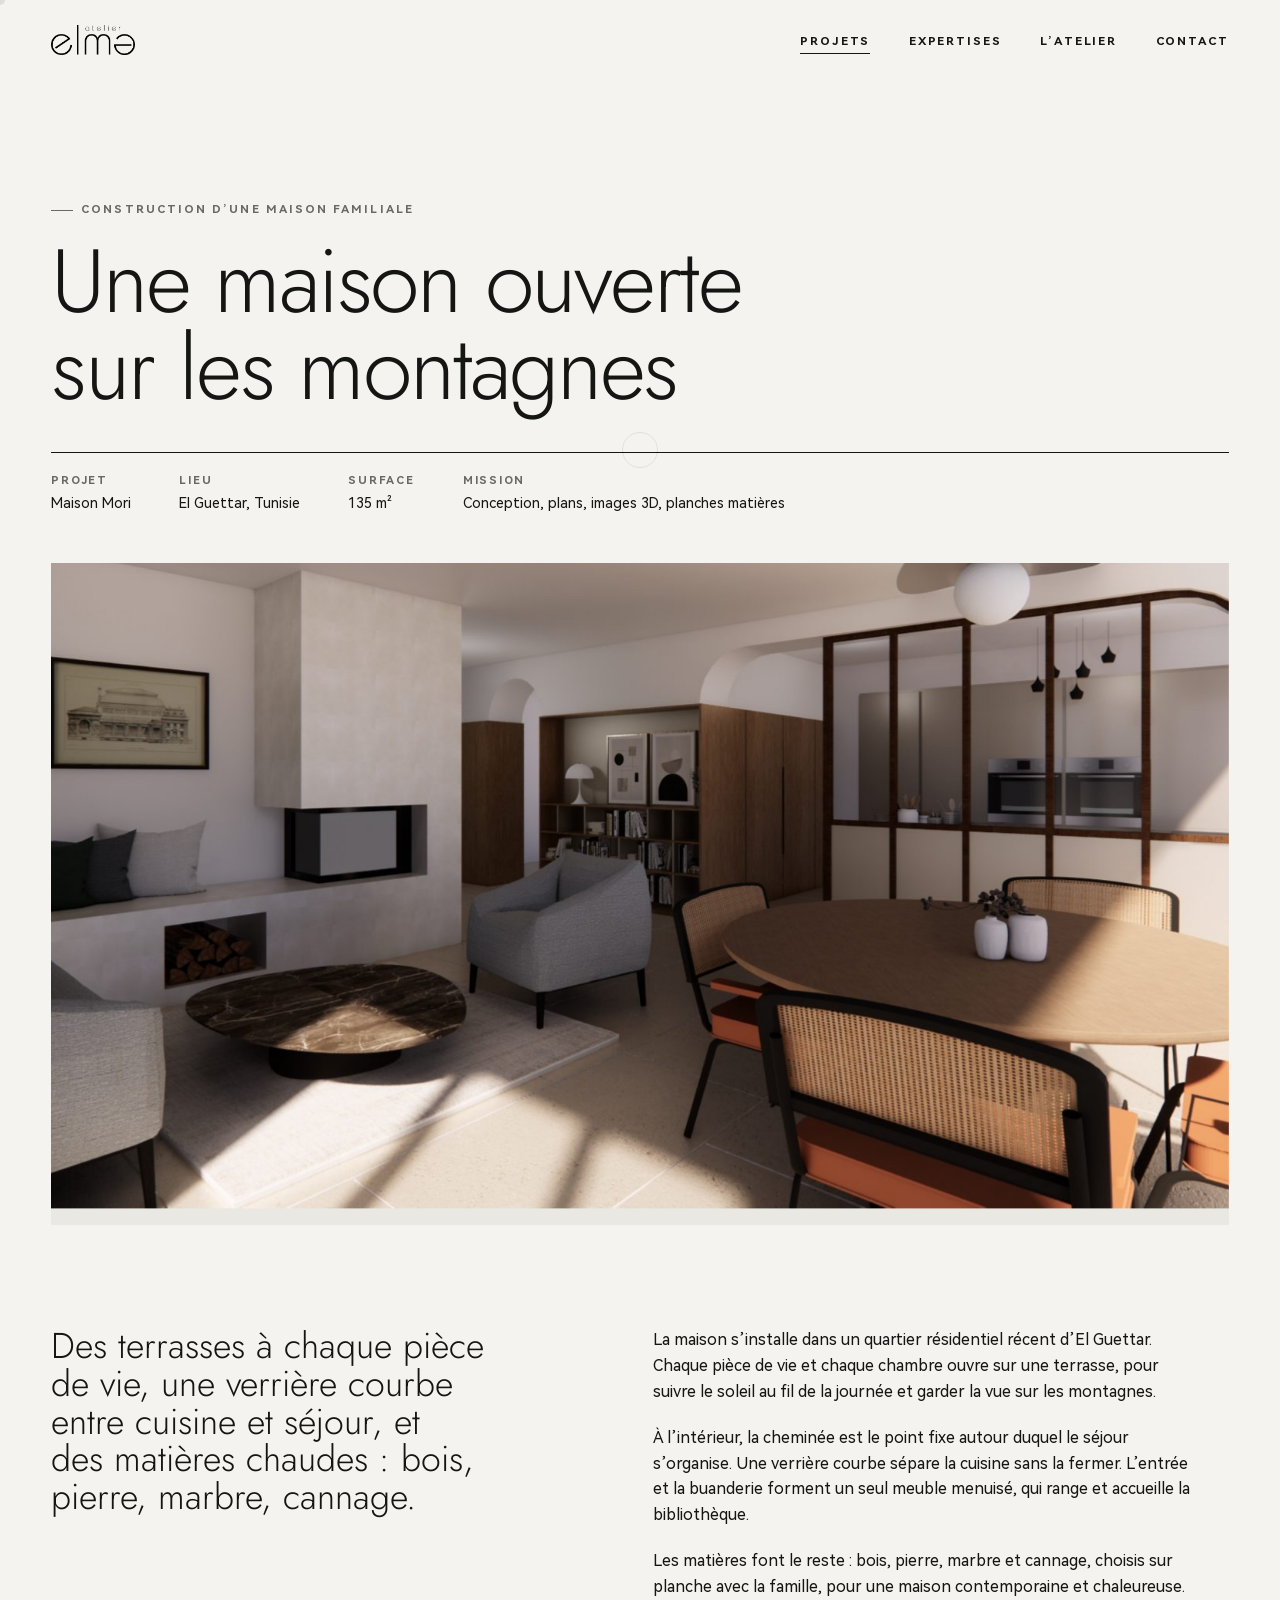
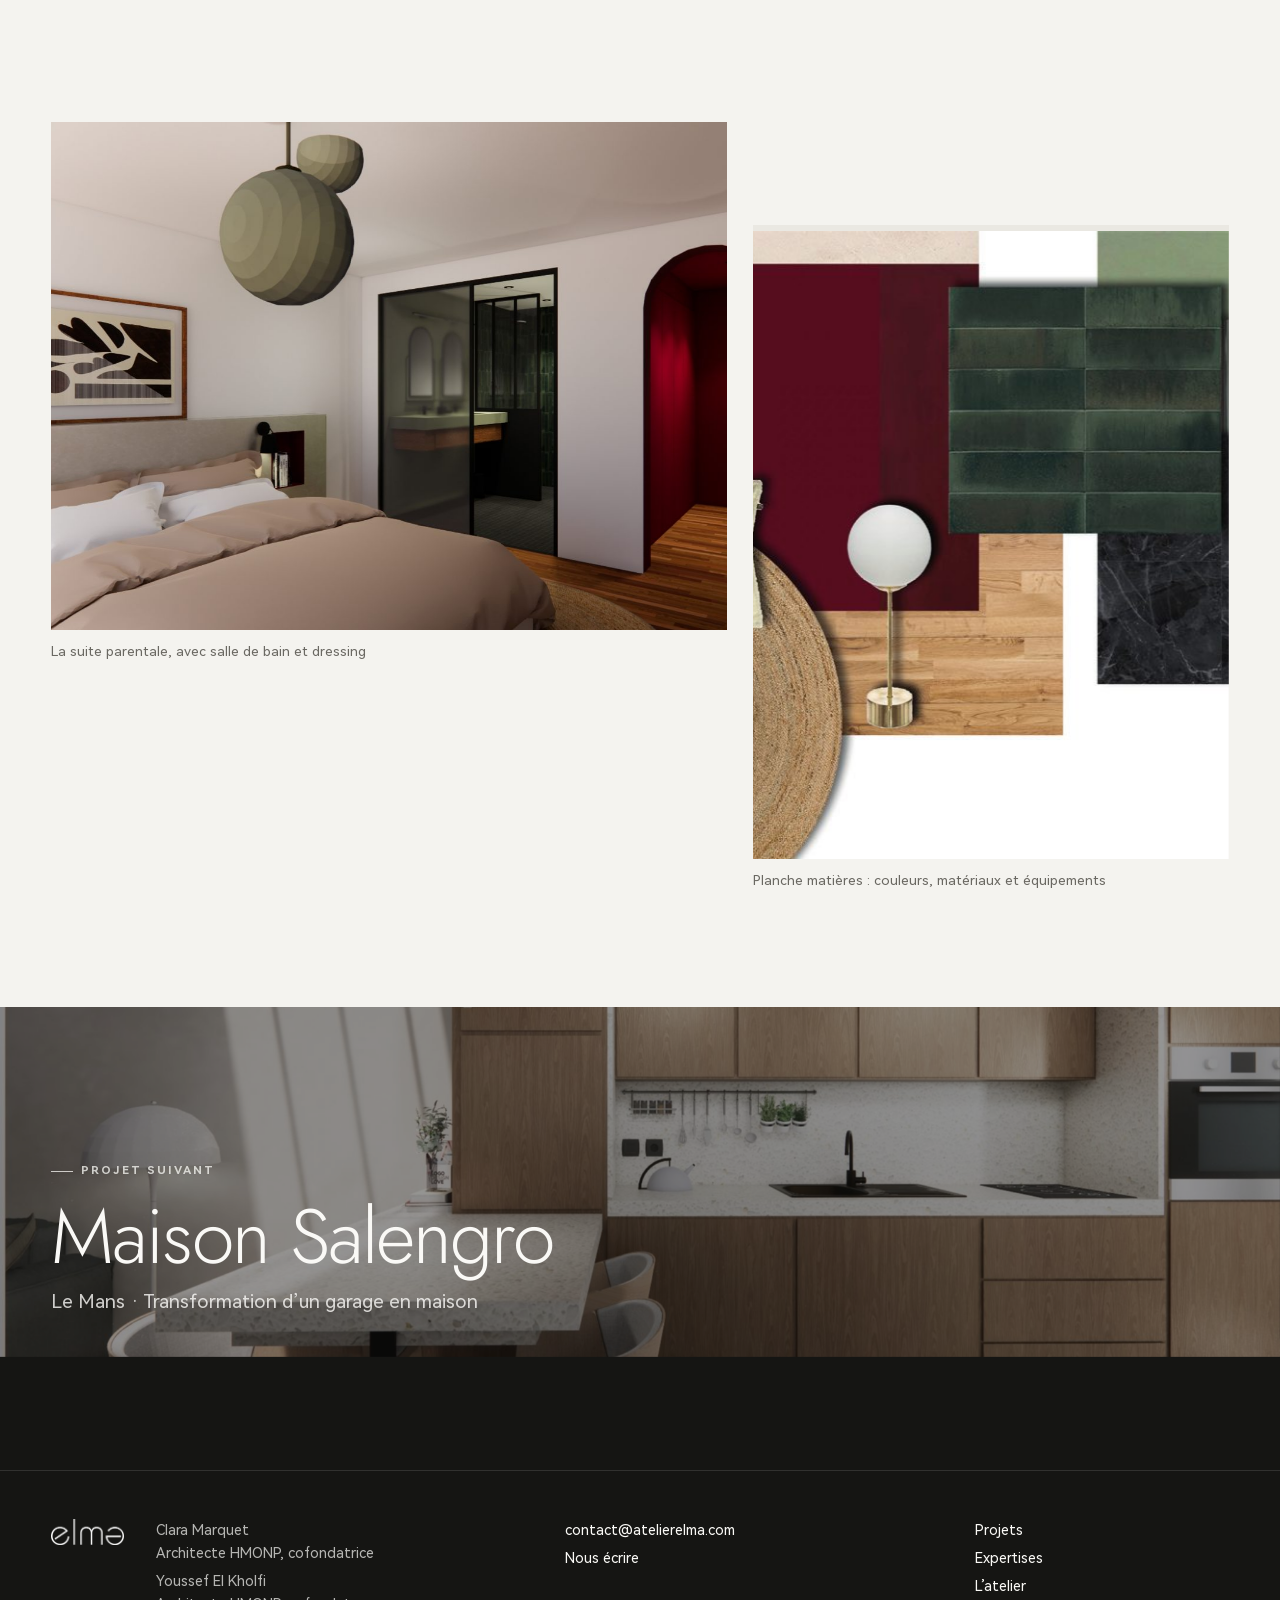
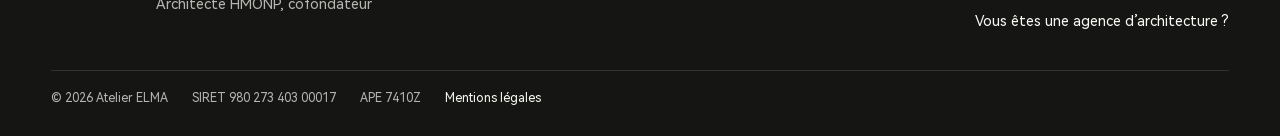
<file: projets/maison-el-guettar.html>
<!doctype html>
<html lang="fr">
<head>
<meta charset="utf-8">
<meta name="viewport" content="width=device-width, initial-scale=1, viewport-fit=cover">
<title>Maison Mori — Atelier ELMA</title>
<meta name="description" content="Des terrasses à chaque pièce de vie, une verrière courbe entre cuisine et séjour, et des matières chaudes : bois, pierre, marbre, cannage.">
<link rel="icon" href="../assets/img/logo/logo-monogramme.png">
<link rel="preconnect" href="https://fonts.googleapis.com">
<link rel="preconnect" href="https://fonts.gstatic.com" crossorigin>
<link rel="stylesheet" href="https://fonts.googleapis.com/css2?family=Jost:wght@300;400;500&family=Instrument+Serif:ital@1&display=swap">
<link rel="stylesheet" href="../assets/css/fonts.css">
<link rel="stylesheet" href="../assets/css/style.css">
</head>
<body class="">

<div id="veil" aria-hidden="true"></div>
<header class="site-header">
  <div class="wrap">
    <a class="brand" href="../index.html" aria-label="Atelier ELMA, accueil">
      <img class="on-light" src="../assets/img/logo/logo-atelier-elma.png" alt="atelier elma">
      <img class="on-dark" src="../assets/img/logo/logo-atelier-elma-blanc.png" alt="">
    </a>
    <button class="menu-btn" aria-expanded="false" aria-controls="nav">Menu</button>
    <ul class="nav" id="nav"><li><a href="../projets.html" aria-current="page">Projets</a></li><li><a href="../expertises.html">Expertises</a></li><li><a href="../atelier.html">L’atelier</a></li><li><a href="../contact.html">Contact</a></li></ul>
  </div>
</header>
<main>

<section class="p-head"><div class="wrap">
  <p class="eyebrow">Construction d’une maison familiale</p>
  <h1 class="h-xl" data-words>Une maison ouverte sur les montagnes</h1>
  <div class="p-facts reveal line-grow">
    <div><span class="k">Projet</span>Maison Mori</div>
    <div><span class="k">Lieu</span>El Guettar, Tunisie</div>
    <div><span class="k">Surface</span>135 m²</div>
    <div><span class="k">Mission</span>Conception, plans, images 3D, planches matières</div>
  </div>
</div></section>
<div class="wrap p-hero"><div class="media-box img-reveal tilt" data-parallax><img src="../assets/img/projets/maison-el-guettar/01-sejour.jpg" alt="Maison Mori, El Guettar, Tunisie" fetchpriority="high"></div></div>
<section class="p-body"><div class="wrap grid-12">
  <div class="intro reveal"><h2>Des terrasses à chaque pièce de vie, une verrière courbe entre cuisine et séjour, et des matières chaudes : bois, pierre, marbre, cannage.</h2></div>
  <div class="txt prose reveal" style="--i:2"><p>La maison s’installe dans un quartier résidentiel récent d’El Guettar. Chaque pièce de vie et chaque chambre ouvre sur une terrasse, pour suivre le soleil au fil de la journée et garder la vue sur les montagnes.</p><p>À l’intérieur, la cheminée est le point fixe autour duquel le séjour s’organise. Une verrière courbe sépare la cuisine sans la fermer. L’entrée et la buanderie forment un seul meuble menuisé, qui range et accueille la bibliothèque.</p><p>Les matières font le reste : bois, pierre, marbre et cannage, choisis sur planche avec la famille, pour une maison contemporaine et chaleureuse.</p></div>
</div></section>
<section class="wrap" style="padding-bottom:clamp(64px,9vw,140px)"><div class="gallery"><figure class="reveal"><div class="media-box img-reveal" data-parallax><img src="../assets/img/projets/maison-el-guettar/02-chambre.jpg" alt="La suite parentale, avec salle de bain et dressing" loading="lazy"></div><figcaption>La suite parentale, avec salle de bain et dressing</figcaption></figure><figure class="reveal"><div class="media-box img-reveal" data-parallax><img src="../assets/img/projets/maison-el-guettar/03-materiaux.jpg" alt="Planche matières : couleurs, matériaux et équipements" loading="lazy"></div><figcaption>Planche matières : couleurs, matériaux et équipements</figcaption></figure></div></section>
<a class="next-project" href="maison-salengro.html">
  <div class="media" data-parallax><img src="../assets/img/projets/maison-salengro/01-cuisine.jpg" alt="" loading="lazy"></div>
  <div class="wrap"><p class="eyebrow">Projet suivant</p><h2 class="h-xl">Maison Salengro</h2><p class="lead" style="color:rgba(250,249,246,.8);margin-top:.8rem">Le Mans · Transformation d’un garage en maison</p></div>
</a>

</main>
<footer class="site-footer">
  <div class="wrap">
    <div><img src="../assets/img/logo/logo-elma-blanc.png" alt="elma"></div>
    <div><p>Clara Marquet<br><span>Architecte HMONP, cofondatrice</span></p><p>Youssef El Kholfi<br><span>Architecte HMONP, cofondateur</span></p></div>
    <div><p><a href="mailto:contact@atelierelma.com">contact@atelierelma.com</a></p><p><a href="../contact.html">Nous écrire</a></p></div>
    <div><p><a href="../projets.html">Projets</a></p><p><a href="../expertises.html">Expertises</a></p><p><a href="../atelier.html">L’atelier</a></p><p style="margin-top:.8em"><a href="../agences.html" class="muted">Vous êtes une agence d’architecture ?</a></p></div>
    <div class="legal"><span>© 2026 Atelier ELMA</span><span>SIRET 980 273 403 00017</span><span>APE 7410Z</span><a href="../mentions-legales.html">Mentions légales</a></div>
  </div>
</footer>
<script src="../assets/js/main.js"></script>
</body>
</html>
</file>
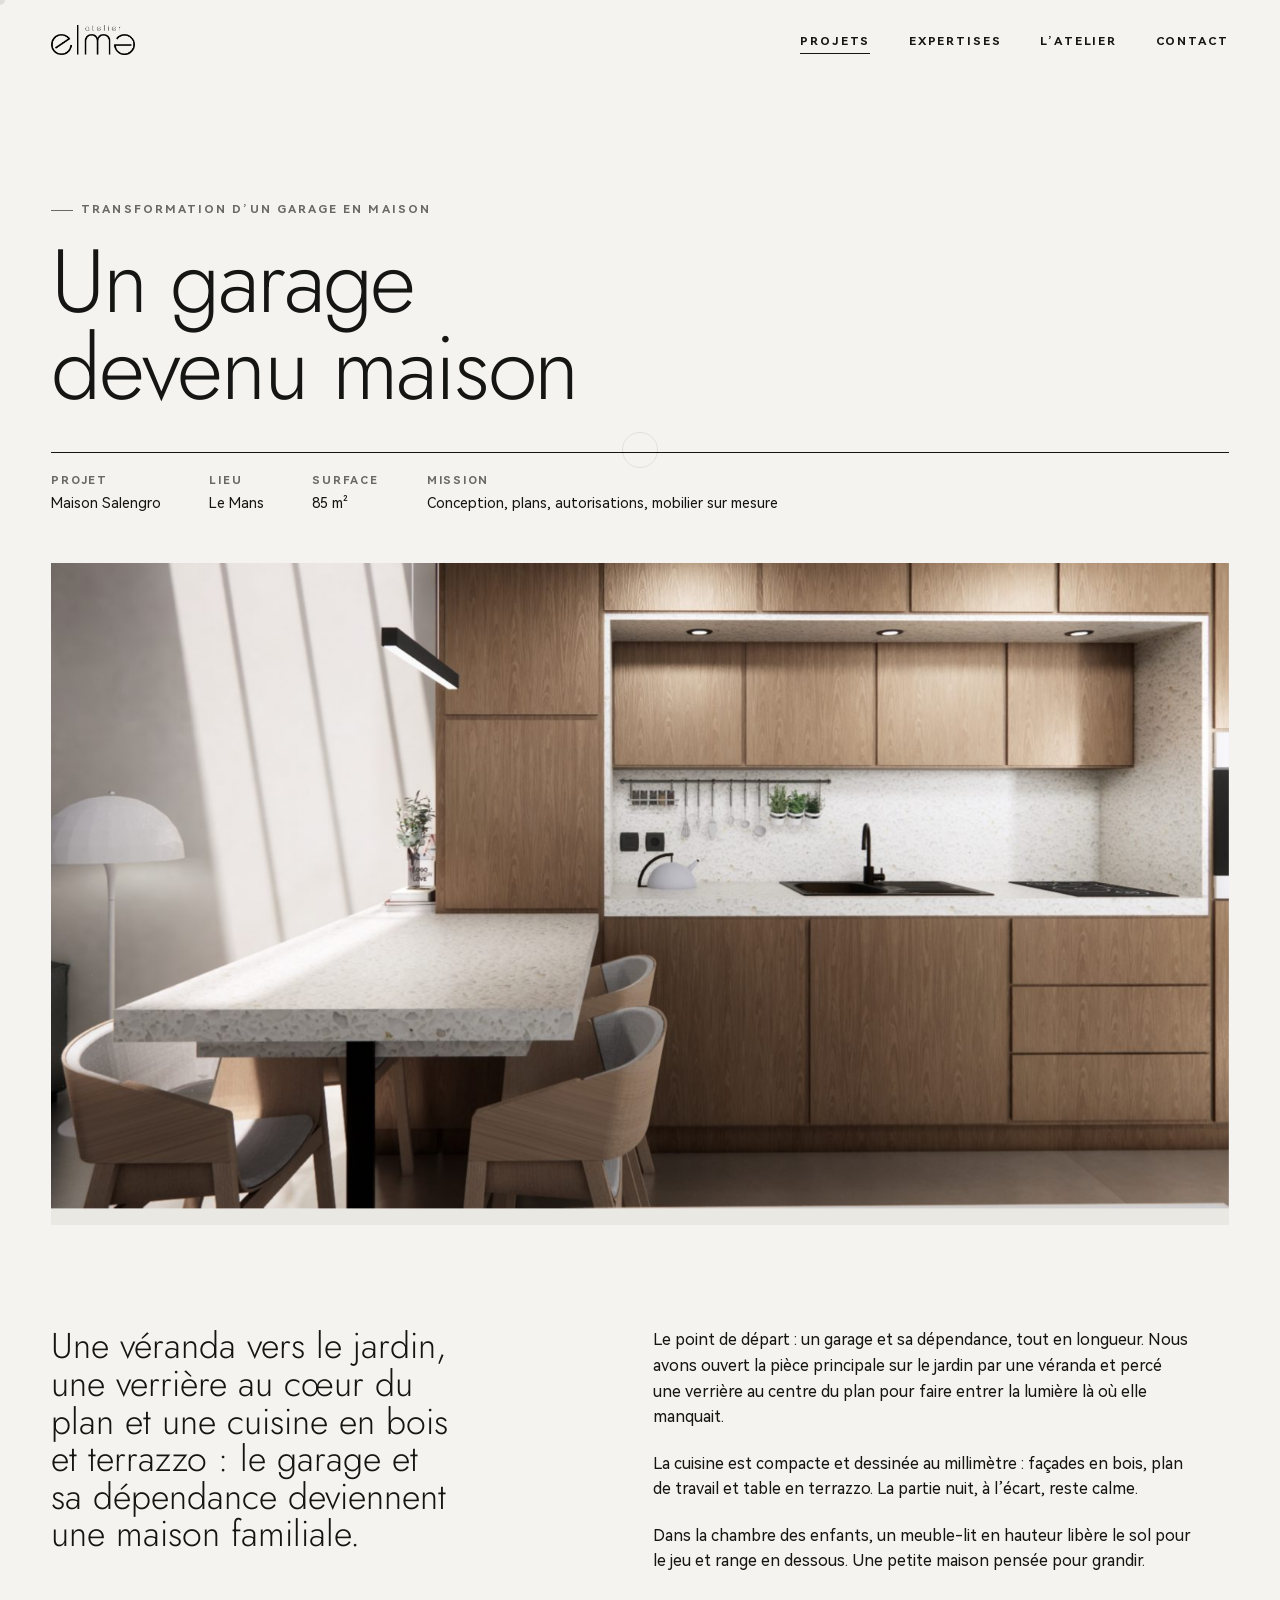
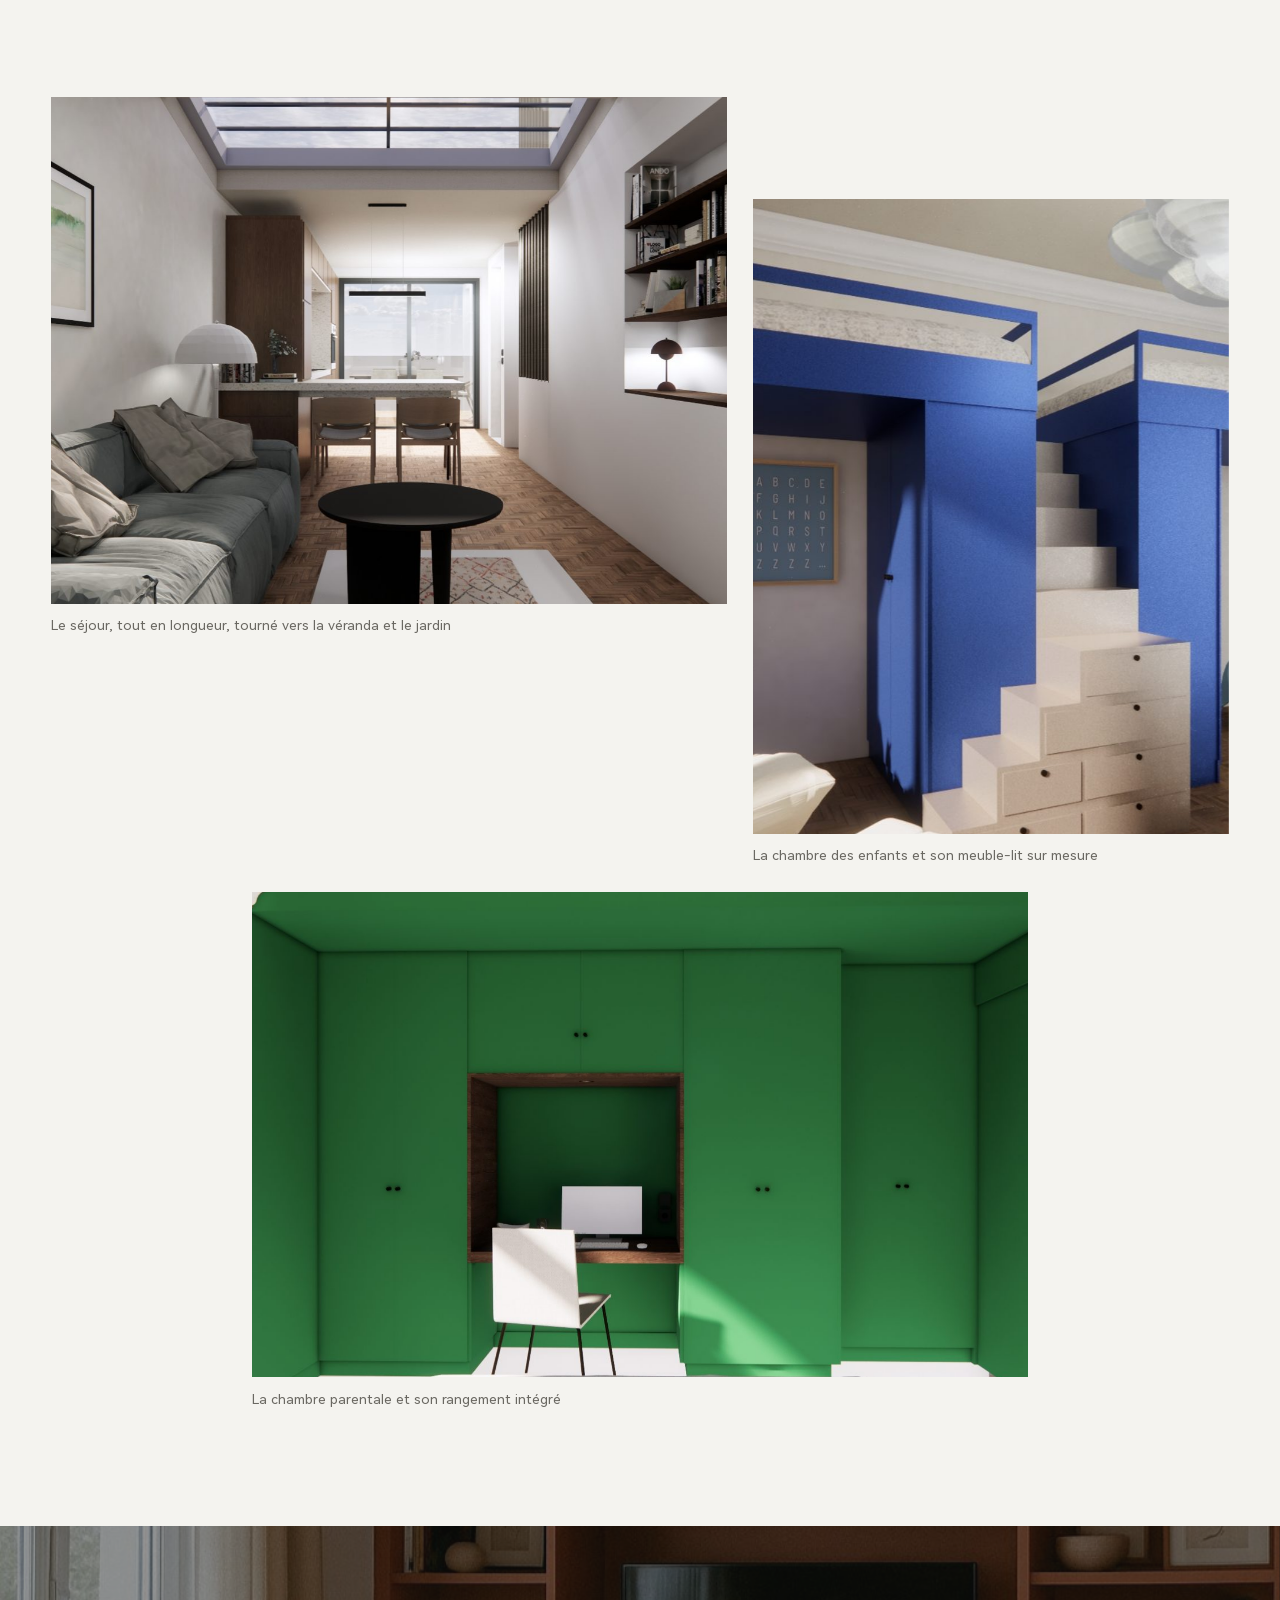
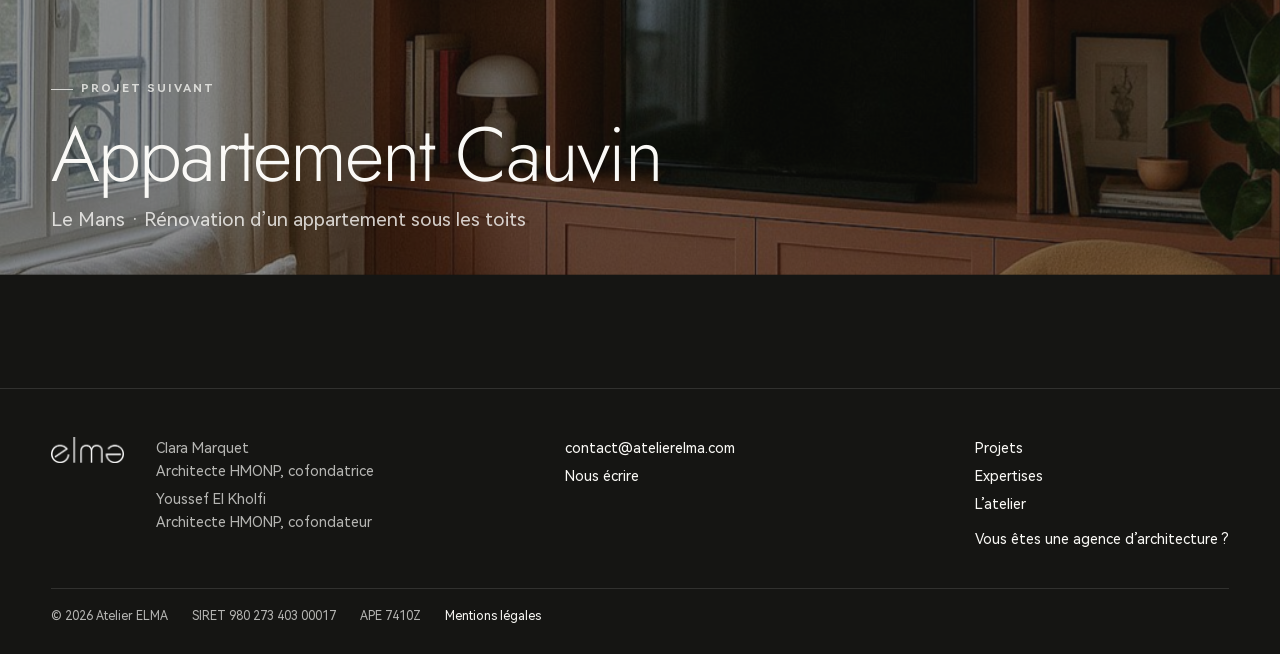
<file: projets/maison-salengro.html>
<!doctype html>
<html lang="fr">
<head>
<meta charset="utf-8">
<meta name="viewport" content="width=device-width, initial-scale=1, viewport-fit=cover">
<title>Maison Salengro — Atelier ELMA</title>
<meta name="description" content="Une véranda vers le jardin, une verrière au cœur du plan et une cuisine en bois et terrazzo : le garage et sa dépendance deviennent une maison familiale.">
<link rel="icon" href="../assets/img/logo/logo-monogramme.png">
<link rel="preconnect" href="https://fonts.googleapis.com">
<link rel="preconnect" href="https://fonts.gstatic.com" crossorigin>
<link rel="stylesheet" href="https://fonts.googleapis.com/css2?family=Jost:wght@300;400;500&family=Instrument+Serif:ital@1&display=swap">
<link rel="stylesheet" href="../assets/css/fonts.css">
<link rel="stylesheet" href="../assets/css/style.css">
</head>
<body class="">

<div id="veil" aria-hidden="true"></div>
<header class="site-header">
  <div class="wrap">
    <a class="brand" href="../index.html" aria-label="Atelier ELMA, accueil">
      <img class="on-light" src="../assets/img/logo/logo-atelier-elma.png" alt="atelier elma">
      <img class="on-dark" src="../assets/img/logo/logo-atelier-elma-blanc.png" alt="">
    </a>
    <button class="menu-btn" aria-expanded="false" aria-controls="nav">Menu</button>
    <ul class="nav" id="nav"><li><a href="../projets.html" aria-current="page">Projets</a></li><li><a href="../expertises.html">Expertises</a></li><li><a href="../atelier.html">L’atelier</a></li><li><a href="../contact.html">Contact</a></li></ul>
  </div>
</header>
<main>

<section class="p-head"><div class="wrap">
  <p class="eyebrow">Transformation d’un garage en maison</p>
  <h1 class="h-xl" data-words>Un garage devenu maison</h1>
  <div class="p-facts reveal line-grow">
    <div><span class="k">Projet</span>Maison Salengro</div>
    <div><span class="k">Lieu</span>Le Mans</div>
    <div><span class="k">Surface</span>85 m²</div>
    <div><span class="k">Mission</span>Conception, plans, autorisations, mobilier sur mesure</div>
  </div>
</div></section>
<div class="wrap p-hero"><div class="media-box img-reveal tilt" data-parallax><img src="../assets/img/projets/maison-salengro/01-cuisine.jpg" alt="Maison Salengro, Le Mans" fetchpriority="high"></div></div>
<section class="p-body"><div class="wrap grid-12">
  <div class="intro reveal"><h2>Une véranda vers le jardin, une verrière au cœur du plan et une cuisine en bois et terrazzo : le garage et sa dépendance deviennent une maison familiale.</h2></div>
  <div class="txt prose reveal" style="--i:2"><p>Le point de départ : un garage et sa dépendance, tout en longueur. Nous avons ouvert la pièce principale sur le jardin par une véranda et percé une verrière au centre du plan pour faire entrer la lumière là où elle manquait.</p><p>La cuisine est compacte et dessinée au millimètre : façades en bois, plan de travail et table en terrazzo. La partie nuit, à l’écart, reste calme.</p><p>Dans la chambre des enfants, un meuble-lit en hauteur libère le sol pour le jeu et range en dessous. Une petite maison pensée pour grandir.</p></div>
</div></section>
<section class="wrap" style="padding-bottom:clamp(64px,9vw,140px)"><div class="gallery"><figure class="reveal"><div class="media-box img-reveal" data-parallax><img src="../assets/img/projets/maison-salengro/02-sejour.jpg" alt="Le séjour, tout en longueur, tourné vers la véranda et le jardin" loading="lazy"></div><figcaption>Le séjour, tout en longueur, tourné vers la véranda et le jardin</figcaption></figure><figure class="reveal"><div class="media-box img-reveal" data-parallax><img src="../assets/img/projets/maison-salengro/03-chambre-enfants.jpg" alt="La chambre des enfants et son meuble-lit sur mesure" loading="lazy"></div><figcaption>La chambre des enfants et son meuble-lit sur mesure</figcaption></figure><figure class="reveal"><div class="media-box img-reveal" data-parallax><img src="../assets/img/projets/maison-salengro/04-chambre-parents.jpg" alt="La chambre parentale et son rangement intégré" loading="lazy"></div><figcaption>La chambre parentale et son rangement intégré</figcaption></figure></div></section>
<a class="next-project" href="appartement-cauvin.html">
  <div class="media" data-parallax><img src="../assets/img/projets/appartement-cauvin/01-salon.jpg" alt="" loading="lazy"></div>
  <div class="wrap"><p class="eyebrow">Projet suivant</p><h2 class="h-xl">Appartement Cauvin</h2><p class="lead" style="color:rgba(250,249,246,.8);margin-top:.8rem">Le Mans · Rénovation d’un appartement sous les toits</p></div>
</a>

</main>
<footer class="site-footer">
  <div class="wrap">
    <div><img src="../assets/img/logo/logo-elma-blanc.png" alt="elma"></div>
    <div><p>Clara Marquet<br><span>Architecte HMONP, cofondatrice</span></p><p>Youssef El Kholfi<br><span>Architecte HMONP, cofondateur</span></p></div>
    <div><p><a href="mailto:contact@atelierelma.com">contact@atelierelma.com</a></p><p><a href="../contact.html">Nous écrire</a></p></div>
    <div><p><a href="../projets.html">Projets</a></p><p><a href="../expertises.html">Expertises</a></p><p><a href="../atelier.html">L’atelier</a></p><p style="margin-top:.8em"><a href="../agences.html" class="muted">Vous êtes une agence d’architecture ?</a></p></div>
    <div class="legal"><span>© 2026 Atelier ELMA</span><span>SIRET 980 273 403 00017</span><span>APE 7410Z</span><a href="../mentions-legales.html">Mentions légales</a></div>
  </div>
</footer>
<script src="../assets/js/main.js"></script>
</body>
</html>
</file>
<file: assets/css/fonts.css>
@font-face{font-family:"HarmonyOS Sans";font-style:normal;font-weight:400;font-display:swap;src:url("../fonts/HarmonyOS-Sans-Regular.woff2") format("woff2")}
@font-face{font-family:"HarmonyOS Sans";font-style:normal;font-weight:700;font-display:swap;src:url("../fonts/HarmonyOS-Sans-Bold.woff2") format("woff2")}
</file>
<file: assets/css/style.css>
/* Atelier ELMA — v3
   Ground clair chaud, encre profonde, accent vert bouteille.
   Titres Jost (géométrique, écho du logo), Instrument Serif italique pour un mot,
   HarmonyOS Sans en texte courant. */

:root{
  --bg:#F4F3EF;--bg-2:#EAE8E2;--ink:#151513;--ink-2:#6A6862;--line:rgba(21,21,19,.14);
  --accent:#24443A;--white:#FAF9F6;
  --display:"Jost","Futura","Helvetica Neue",Arial,sans-serif;
  --serif:"Instrument Serif","Georgia",serif;
  --font:"HarmonyOS Sans","Helvetica Neue",Helvetica,Arial,sans-serif;
  --gutter:clamp(18px,4vw,56px);--max:1440px;
  --ease:cubic-bezier(.77,0,.18,1);--ease-out:cubic-bezier(.16,1,.3,1);
}
*,*::before,*::after{box-sizing:border-box}
html{color-scheme:light;-webkit-text-size-adjust:100%}
body{margin:0;background:var(--bg);color:var(--ink);font-family:var(--font);font-size:1rem;line-height:1.6;-webkit-font-smoothing:antialiased;overflow-x:hidden}
img{max-width:100%;height:auto;display:block}
a{color:inherit;text-decoration:none}
:focus-visible{outline:2px solid var(--accent);outline-offset:3px}
h1,h2,h3{margin:0;font-weight:300;line-height:1.05;font-family:var(--display);text-wrap:balance}
p{margin:0 0 1em}p:last-child{margin-bottom:0}
em.serif{font-family:var(--serif);font-style:italic;font-weight:400}
.wrap{max-width:var(--max);margin-inline:auto;padding-inline:var(--gutter)}
.section{padding-block:clamp(64px,9vw,140px)}
.grid-12{display:grid;grid-template-columns:repeat(12,1fr);gap:clamp(16px,2vw,32px)}
.grid-12>*{min-width:0}
.dark{background:var(--ink);color:var(--white);--curtain:var(--ink);--line:rgba(250,249,246,.16);--ink-2:rgba(250,249,246,.62)}

/* Univers sombre (page agences) */
body.page-dark{background:var(--ink);color:var(--white);--curtain:var(--ink);--line:rgba(250,249,246,.16);--ink-2:rgba(250,249,246,.62);--bg-2:#22221F}
body.page-dark .site-header{color:var(--white)}
body.page-dark .site-header .brand .on-light{opacity:0}body.page-dark .site-header .brand .on-dark{opacity:1}
body.page-dark .site-header.is-solid{background:rgba(21,21,19,.86);color:var(--white)}
body.page-dark .site-header.is-solid .brand .on-light{opacity:0}body.page-dark .site-header.is-solid .brand .on-dark{opacity:1}
body.page-dark .nav{background:var(--ink);color:var(--white)}
body.page-dark .js .line-grow::before,body.page-dark.js .line-grow::before{background:var(--white)}
body.page-dark .cursor{background:var(--white)}body.page-dark .cursor-ring{border-color:var(--white)}
body.page-dark .btn.light{border-color:var(--white)}

/* ---------- Typo ---------- */
.eyebrow{font-size:.72rem;font-weight:700;letter-spacing:.18em;text-transform:uppercase;color:var(--ink-2);margin:0 0 1.2rem}
.eyebrow::before{content:"";display:inline-block;width:22px;height:1px;background:currentColor;vertical-align:middle;margin-right:.7em}
.h-xl{font-size:clamp(2.6rem,7vw,6.6rem);letter-spacing:-.025em;line-height:.98}
.h-l{font-size:clamp(2rem,4.6vw,4rem);letter-spacing:-.02em}
.h-m{font-size:clamp(1.6rem,3vw,2.5rem);letter-spacing:-.015em}
.lead{font-size:clamp(1.05rem,1.5vw,1.25rem);line-height:1.55;max-width:56ch}
.prose{max-width:60ch}.prose p{margin-bottom:1.3em}
.muted{color:var(--ink-2)}.small{font-size:.85rem}
.link{position:relative;display:inline-block;font-size:.78rem;font-weight:700;letter-spacing:.16em;text-transform:uppercase;padding-bottom:6px}
.link::after{content:"";position:absolute;left:0;bottom:0;width:100%;height:1px;background:currentColor;transform-origin:right;transition:transform .5s var(--ease)}
.link:hover::after{transform:scaleX(0);transform-origin:left;animation:relink .5s var(--ease) .5s forwards}
@keyframes relink{to{transform:scaleX(1);transform-origin:left}}
.btn{display:inline-flex;align-items:center;gap:14px;font-size:.78rem;font-weight:700;letter-spacing:.16em;text-transform:uppercase;padding:16px 28px;border:1px solid currentColor;border-radius:999px;position:relative;overflow:hidden;isolation:isolate;transition:color .5s var(--ease)}
.btn::before{content:"";position:absolute;inset:0;background:var(--ink);z-index:-1;transform:translateY(101%);transition:transform .5s var(--ease)}
.btn:hover{color:var(--bg)}.btn:hover::before{transform:translateY(0)}
.btn.light::before{background:var(--white)}.btn.light:hover{color:var(--ink)}

/* ---------- Curseur ---------- */
.cursor{position:fixed;left:0;top:0;z-index:200;pointer-events:none;transform:translate(-50%,-50%);width:10px;height:10px;border-radius:50%;background:var(--ink);mix-blend-mode:difference;transition:width .3s,height .3s,background .3s}
.cursor-ring{position:fixed;left:0;top:0;z-index:199;pointer-events:none;transform:translate(-50%,-50%);width:36px;height:36px;border-radius:50%;border:1px solid var(--ink);mix-blend-mode:difference;display:grid;place-items:center;font-size:.62rem;font-weight:700;letter-spacing:.16em;text-transform:uppercase;color:var(--white);transition:width .4s var(--ease-out),height .4s var(--ease-out),background .3s,opacity .3s}
.cursor-ring span{opacity:0;transition:opacity .2s}
body.c-link .cursor-ring{width:56px;height:56px}
body.c-view .cursor{width:0;height:0}
body.c-view .cursor-ring{width:96px;height:96px;background:var(--white);border-color:transparent;color:var(--ink);mix-blend-mode:normal}
body.c-view .cursor-ring span{opacity:1}
@media (hover:none),(pointer:coarse){.cursor,.cursor-ring{display:none}}
html.has-cursor a,html.has-cursor button{cursor:none}

/* ---------- Préchargeur & voile ---------- */
#loader{position:fixed;inset:0;z-index:100;background:var(--ink);display:grid;place-items:center;transition:transform 1s var(--ease);will-change:transform}
#loader .in{display:grid;gap:22px;justify-items:center}
#loader img{width:min(28vw,150px);opacity:0;transform:translateY(12px);animation:ld .9s var(--ease-out) .1s forwards}
#loader i{display:block;width:min(28vw,150px);height:1px;background:rgba(250,249,246,.25);position:relative;overflow:hidden}
#loader i::after{content:"";position:absolute;inset:0;background:var(--white);transform-origin:left;transform:scaleX(0);animation:bar 1.1s var(--ease) .2s forwards}
@keyframes ld{to{opacity:1;transform:none}}@keyframes bar{to{transform:scaleX(1)}}
#loader.done{transform:translateY(-100%)}
#veil{position:fixed;inset:0;z-index:90;background:var(--ink);opacity:0;pointer-events:none;transition:opacity .45s ease}
body.leaving #veil{opacity:1;pointer-events:auto}

/* ---------- En-tête ---------- */
.site-header{position:fixed;top:0;left:0;right:0;z-index:50;padding-top:env(safe-area-inset-top,0px);transition:transform .6s var(--ease),background .4s,color .4s,border-color .4s;border-bottom:1px solid transparent;color:var(--ink)}
.site-header .wrap{display:flex;align-items:center;justify-content:space-between;gap:24px;min-height:80px}
.brand{position:relative;display:block;height:30px;width:120px}
.brand img{position:absolute;inset:0;height:30px;width:auto;transition:opacity .4s}
.brand .on-dark{opacity:0}
.site-header.over{color:var(--white)}
.site-header.over .brand .on-light{opacity:0}.site-header.over .brand .on-dark{opacity:1}
.site-header.is-solid{background:rgba(244,243,239,.86);backdrop-filter:blur(14px);-webkit-backdrop-filter:blur(14px);border-color:var(--line);color:var(--ink)}
.site-header.is-solid .brand .on-light{opacity:1}.site-header.is-solid .brand .on-dark{opacity:0}
.site-header.is-hidden{transform:translateY(-100%)}
.nav{display:flex;gap:clamp(20px,3vw,44px);margin:0;padding:0;list-style:none}
.nav a{position:relative;font-size:.74rem;font-weight:700;letter-spacing:.16em;text-transform:uppercase;padding-block:6px}
.nav a::after{content:"";position:absolute;left:0;bottom:0;height:1px;width:100%;background:currentColor;transform:scaleX(0);transform-origin:right;transition:transform .5s var(--ease)}
.nav a:hover::after,.nav a[aria-current="page"]::after{transform:scaleX(1);transform-origin:left}
.menu-btn{display:none;background:none;border:1px solid currentColor;border-radius:999px;padding:9px 16px;font:inherit;font-size:.72rem;font-weight:700;letter-spacing:.16em;text-transform:uppercase;color:inherit;cursor:pointer}
@media (max-width:820px){
  .menu-btn{display:inline-block}
  .nav{display:none;position:absolute;left:0;right:0;top:100%;flex-direction:column;gap:0;background:var(--bg);color:var(--ink);border-bottom:1px solid var(--line);padding:8px var(--gutter) 20px}
  .nav.is-open{display:flex}.nav a{display:block;padding-block:14px;border-bottom:1px solid var(--line);font-size:.9rem}.nav a::after{display:none}
}

/* ---------- Hero : lamelles + rétraction au défilement ---------- */
.hero{position:relative;height:100svh;min-height:560px;color:var(--white);overflow:hidden;isolation:isolate}
.hero .frame{position:absolute;inset:0;z-index:-1;overflow:hidden;transform-origin:center 80%;will-change:transform}
.hero .slats{position:absolute;inset:0;display:flex}
.hero .slat{flex:1;position:relative;overflow:hidden;transform:translateY(102%);transition:transform 1.4s var(--ease);transition-delay:calc(var(--i)*90ms)}
.hero .slat img{position:absolute;top:0;height:100%;width:calc(100% * var(--n));max-width:none;left:calc(-100% * var(--i));object-fit:cover;transform:scale(1.08);animation:kb 16s ease-out forwards}
body.ready .hero .slat{transform:none}
@keyframes kb{to{transform:scale(1)}}
.hero .frame::after{content:"";position:absolute;inset:0;background:linear-gradient(180deg,rgba(0,0,0,.2) 0%,rgba(0,0,0,0) 40%,rgba(0,0,0,.55) 100%)}
.hero .wrap{position:absolute;left:0;right:0;bottom:0;padding-block:clamp(40px,6vw,80px);will-change:transform,opacity}
.hero h1{max-width:12ch}
.hero .sub{display:flex;justify-content:space-between;align-items:flex-end;gap:32px;flex-wrap:wrap;margin-top:clamp(20px,3vw,36px)}
.hero .lead{color:rgba(250,249,246,.86);max-width:44ch}
.hero .eyebrow{color:rgba(250,249,246,.8)}
.scroll-hint{font-size:.72rem;letter-spacing:.18em;text-transform:uppercase;display:flex;align-items:center;gap:12px;opacity:.85}
.scroll-hint i{display:block;width:1px;height:44px;background:currentColor;position:relative;overflow:hidden}
.scroll-hint i::after{content:"";position:absolute;left:0;top:-100%;width:100%;height:100%;background:var(--ink);animation:drop 1.8s var(--ease) infinite}
@keyframes drop{to{top:100%}}

/* Mots animés */
.w{display:inline-block;overflow:hidden;vertical-align:bottom;padding-bottom:.08em;margin-bottom:-.08em}
.w>span{display:inline-block;transform:translateY(110%);transition:transform 1.1s var(--ease-out);transition-delay:calc(var(--i)*55ms + var(--d,0ms))}
body.ready .w>span,.in .w>span{transform:none}
.hero .w>span{--d:700ms}

/* ---------- Révélations ---------- */
.js .reveal{opacity:0;transform:translateY(28px);transition:opacity .9s var(--ease-out),transform 1s var(--ease-out);transition-delay:calc(var(--i,0)*90ms)}
.js .reveal.in{opacity:1;transform:none}
.js .img-reveal::after{content:"";position:absolute;inset:-1px;z-index:1;background:var(--curtain,var(--bg));transform-origin:top;transition:transform 1.3s var(--ease)}
.js .img-reveal img{transform:scale(1.18);transition:transform 1.6s var(--ease)}
.js .img-reveal.in::after{transform:scaleY(0)}
.js .img-reveal.in img{transform:none}
.media-box{position:relative;overflow:hidden;background:var(--bg-2)}
.media-box img{width:100%;height:100%;object-fit:cover}
[data-parallax] img{will-change:transform;height:118%;margin-top:-9%}
.words span{opacity:.16;transition:opacity .35s linear}.words span.on{opacity:1}
.js .line-grow{position:relative}
.js .line-grow::before{content:"";position:absolute;left:0;top:0;width:100%;height:1px;background:var(--ink);transform-origin:left;transform:scaleX(0);transition:transform 1.4s var(--ease)}
.js .line-grow.in::before{transform:scaleX(1)}
.tilt{transform-style:preserve-3d;transition:transform .6s var(--ease-out)}

/* ---------- Manifeste, bandeau ---------- */
.manifesto{padding-block:clamp(80px,12vw,180px)}
.manifesto .h-l{max-width:22ch;font-weight:300}
.manifesto .grid-12 .eyebrow{grid-column:1/4}.manifesto .grid-12 .h-l{grid-column:4/13}
@media (max-width:900px){.manifesto .grid-12 .eyebrow,.manifesto .grid-12 .h-l{grid-column:1/-1}}
.marquee{overflow:hidden;border-block:1px solid var(--line);padding-block:18px;white-space:nowrap}
.marquee__track{display:inline-flex;animation:marq 38s linear infinite;will-change:transform}
.marquee:hover .marquee__track{animation-play-state:paused}
.marquee span{font-family:var(--display);font-weight:300;font-size:clamp(1.4rem,2.6vw,2.2rem);letter-spacing:-.01em;padding-inline:1.2em}
.marquee span::before{content:"●";font-size:.35em;vertical-align:middle;margin-right:2.4em;color:var(--accent)}
@keyframes marq{to{transform:translateX(-50%)}}

/* ---------- Sélection projets ---------- */
.selection .head{display:flex;justify-content:space-between;align-items:flex-end;gap:32px;flex-wrap:wrap;margin-bottom:clamp(40px,5vw,72px)}
.feat{display:grid;grid-template-columns:repeat(12,1fr);gap:clamp(16px,2vw,32px);align-items:end;margin-bottom:clamp(56px,8vw,120px)}
.feat:last-child{margin-bottom:0}
.feat .media-box{aspect-ratio:4/3}
.feat.wide .media-box{grid-column:1/9;aspect-ratio:3/2}.feat.wide .cap{grid-column:9/13}
.feat.narrow .media-box{grid-column:6/13}.feat.narrow .cap{grid-column:1/5;order:-1}
.feat.mid .media-box{grid-column:2/10;aspect-ratio:16/10}.feat.mid .cap{grid-column:10/13}
@media (max-width:820px){.feat .media-box,.feat.wide .media-box,.feat.narrow .media-box,.feat.mid .media-box{grid-column:1/-1}.feat .cap,.feat.wide .cap,.feat.narrow .cap,.feat.mid .cap{grid-column:1/-1;order:2}}
.feat a.media-box img{transition:transform 1.2s var(--ease)}
.feat .cap h3{font-size:clamp(1.4rem,2.4vw,2rem);font-weight:400}
.feat .cap p{margin:.4rem 0 0;color:var(--ink-2)}.feat .cap .link{margin-top:1.2rem}

/* ---------- Expertises (accueil) : liste + image au survol ---------- */
.xp .grid-12>.side{grid-column:1/4}
.xp .grid-12>.list{grid-column:4/9}
.xp .grid-12>.xp-media{grid-column:9/13}
@media (max-width:900px){.xp .grid-12>.side,.xp .grid-12>.list,.xp .grid-12>.xp-media{grid-column:1/-1}.xp .sticky{position:static}}
.xp-list{list-style:none;margin:0;padding:0}
.xp-list li{border-bottom:1px solid var(--line)}
.xp-list a{display:grid;grid-template-columns:auto 1fr auto;gap:20px;align-items:center;padding-block:22px;transition:padding .5s var(--ease),color .3s}
.xp-list li.is-active a{padding-left:12px;color:var(--accent)}
.xp-list .num{font-family:var(--serif);font-style:italic;font-size:1.4rem;color:var(--accent);line-height:1}
.xp-list h3{font-size:clamp(1.25rem,2vw,1.6rem);font-weight:400}
.xp-list p{margin:.2rem 0 0;font-size:.85rem;color:var(--ink-2)}
.xp-list .arrow{font-size:1.2rem;opacity:0;transform:translateX(-6px);transition:opacity .3s,transform .5s var(--ease)}
.xp-list li.is-active .arrow{opacity:1;transform:none}
.xp-media .media-box{position:sticky;top:110px;aspect-ratio:3/4}
.xp-media img{position:absolute;inset:0;opacity:0;transform:scale(1.06);transition:opacity .8s var(--ease),transform 1.4s var(--ease)}
.xp-media img.on{opacity:1;transform:none}
@media (max-width:900px){.xp-media .media-box{aspect-ratio:16/10;position:static}}

/* ---------- Index projets ---------- */
.index{list-style:none;margin:0;padding:0;border-top:1px solid var(--ink)}
.index li{border-bottom:1px solid var(--line)}
.index a{display:grid;grid-template-columns:2fr 1fr 1fr auto;gap:24px;align-items:baseline;padding-block:clamp(20px,2.6vw,34px);transition:padding .5s var(--ease),color .3s}
.index a:hover{padding-left:16px;color:var(--accent)}
.index .name{font-family:var(--display);font-weight:300;font-size:clamp(1.6rem,3.6vw,3.2rem);letter-spacing:-.02em;line-height:1}
.index .meta{font-size:.85rem;color:var(--ink-2)}
.index .arrow{font-size:1.4rem;transition:transform .5s var(--ease)}.index a:hover .arrow{transform:translateX(8px)}
@media (max-width:820px){.index a{grid-template-columns:1fr auto}.index .meta:nth-child(3){display:none}}
.float-img{position:fixed;left:0;top:0;width:min(34vw,420px);aspect-ratio:4/3;pointer-events:none;z-index:40;opacity:0;transform:translate(-50%,-50%) scale(.92);transition:opacity .35s,transform .5s var(--ease);overflow:hidden}
.float-img.on{opacity:1;transform:translate(-50%,-50%) scale(1)}.float-img img{width:100%;height:100%;object-fit:cover}
@media (hover:none),(max-width:820px){.float-img{display:none}}
.index-grid{display:none}
@media (max-width:820px){.index{display:none}.index-grid{display:grid;gap:40px}.index-grid a .media-box{aspect-ratio:4/3;margin-bottom:12px}.index-grid h3{font-size:1.5rem;font-weight:400}}

/* ---------- Expertises : entrée en diptyque ---------- */
.x-head{padding-top:clamp(120px,16vw,200px)}
.x-split{display:grid;grid-template-columns:1fr 1fr;border-top:1px solid var(--ink);margin-top:clamp(40px,5vw,72px)}
.x-split a{display:grid;gap:14px;padding:clamp(28px,4vw,56px) 0;position:relative;transition:padding .5s var(--ease)}
.x-split a+a{border-left:1px solid var(--line);padding-left:clamp(28px,4vw,56px)}
.x-split a:first-child{padding-right:clamp(28px,4vw,56px)}
.x-split a:hover{padding-top:calc(clamp(28px,4vw,56px) - 8px)}
.x-split .n{font-family:var(--serif);font-style:italic;font-size:2rem;color:var(--accent)}
.x-split h2{font-size:clamp(1.6rem,3vw,2.6rem)}
.x-split p{color:var(--ink-2);max-width:40ch}
@media (max-width:760px){.x-split{grid-template-columns:1fr}.x-split a+a{border-left:0;border-top:1px solid var(--line);padding-left:0}.x-split a:first-child{padding-right:0}}

/* Cartes empilées */
.stack{display:grid;gap:24px;padding-block:clamp(48px,6vw,96px)}
.stack-card{position:sticky;top:calc(96px + var(--k)*18px);background:var(--white);border:1px solid var(--line);display:grid;grid-template-columns:1fr 1fr;min-height:min(70vh,640px);transform-origin:top;box-shadow:0 -12px 40px rgba(21,21,19,.06)}
.stack-card .txt{padding:clamp(28px,4vw,56px);display:grid;align-content:space-between;gap:28px}
.stack-card .num{font-family:var(--serif);font-style:italic;font-size:2.4rem;color:var(--accent);line-height:1}
.stack-card h3{font-size:clamp(1.8rem,3.2vw,3rem);font-weight:300;margin-top:.5rem}
.stack-card p{color:var(--ink-2);max-width:44ch}
.stack-card .tags{display:flex;flex-wrap:wrap;gap:8px}
.stack-card .tags span{font-size:.72rem;letter-spacing:.1em;text-transform:uppercase;border:1px solid var(--line);border-radius:999px;padding:6px 12px}
.stack-card .media-box{min-height:320px}
@media (max-width:820px){.stack-card{grid-template-columns:1fr;position:relative;top:auto}.stack-card .media-box{order:-1;aspect-ratio:4/3;min-height:0}}

/* Bande horizontale pilotée par le défilement */
.hs{position:relative}
.hs-sticky{position:sticky;top:0;height:100vh;overflow:hidden;display:flex;flex-direction:column;justify-content:center}
.hs-track{display:flex;gap:clamp(24px,4vw,64px);padding-inline:var(--gutter);will-change:transform}
.hs-panel{flex:0 0 min(78vw,720px);border-top:1px solid var(--line);padding-top:28px;display:grid;gap:22px;align-content:start}
.hs-panel.intro{flex-basis:min(60vw,520px);border-top:0;padding-top:0}
.hs-panel .num{font-family:var(--serif);font-style:italic;font-size:clamp(3rem,7vw,7rem);line-height:.9;color:rgba(250,249,246,.32)}
.hs-panel h3{font-size:clamp(1.7rem,3vw,2.8rem);font-weight:300}
.hs-panel p{color:var(--ink-2);max-width:48ch}
.hs-panel .media-box{aspect-ratio:16/9;background:#222}
.hs-panel .media-box img{opacity:.85}
.hs-progress{position:absolute;left:var(--gutter);right:var(--gutter);bottom:36px;height:1px;background:rgba(250,249,246,.18)}
.hs-progress i{position:absolute;inset:0;background:var(--white);transform-origin:left;transform:scaleX(0)}
@media (max-width:900px){.hs{height:auto!important}.hs-sticky{position:relative;height:auto;overflow:visible;padding-block:clamp(56px,8vw,96px)}.hs-track{flex-direction:column;transform:none!important}.hs-panel{flex-basis:auto}.hs-progress{display:none}}

/* ---------- Étapes ---------- */
.steps{display:grid;grid-template-columns:repeat(4,1fr);gap:clamp(20px,2.5vw,40px);padding-top:32px}
@media (max-width:900px){.steps{grid-template-columns:repeat(2,1fr)}}@media (max-width:520px){.steps{grid-template-columns:1fr}}
.step .n{font-family:var(--serif);font-style:italic;font-size:2.2rem;color:var(--accent);line-height:1;margin-bottom:1rem}
.step h3{font-family:var(--font);font-weight:700;font-size:.95rem;letter-spacing:.06em;text-transform:uppercase;margin-bottom:.6rem}
.step p{color:var(--ink-2);font-size:.95rem}

/* ---------- Atelier : récit à image fixe ---------- */
.a-head{padding-top:clamp(120px,16vw,200px)}
.story{display:grid;grid-template-columns:1fr 1fr;gap:clamp(32px,6vw,96px);align-items:start}
.story-blocks{display:grid}
.story-block{min-height:72vh;display:grid;align-content:center;padding-block:10vh}
.story-block .num{font-family:var(--serif);font-style:italic;font-size:2.2rem;color:var(--accent);line-height:1;margin-bottom:1rem}
.story-block h3{font-size:clamp(1.8rem,3.4vw,3rem);font-weight:300;margin-bottom:1rem}
.story-block p{color:var(--ink-2);max-width:44ch}
.story-media{position:sticky;top:12vh;height:76vh;overflow:hidden;background:var(--bg-2)}
.story-media img{position:absolute;inset:0;width:100%;height:100%;object-fit:cover;opacity:0;transform:scale(1.06);transition:opacity 1s var(--ease),transform 1.6s var(--ease)}
.story-media img.on{opacity:1;transform:none}
@media (max-width:820px){.story{grid-template-columns:1fr}.story-media{position:relative;top:auto;height:60vw}.story-block{min-height:0;padding-block:32px}}
.people{display:grid;grid-template-columns:1fr 1fr;gap:clamp(24px,3vw,48px);margin-top:clamp(40px,5vw,72px)}
@media (max-width:560px){.people{grid-template-columns:1fr}}
.person{border-top:1px solid var(--ink);padding-top:1.2rem}
.person .initials{font-family:var(--serif);font-style:italic;font-size:3rem;line-height:1;color:var(--accent);margin-bottom:.6rem}
.person h3{font-family:var(--display);font-weight:400;font-size:1.5rem}
.person p{margin:.3rem 0 0;color:var(--ink-2);font-size:.95rem}
.cities{display:flex;gap:clamp(24px,6vw,96px);flex-wrap:wrap;margin-top:clamp(40px,5vw,72px);padding-top:28px;border-top:1px solid var(--ink)}
.cities div{font-family:var(--display);font-weight:300;font-size:clamp(2rem,5vw,4.4rem);letter-spacing:-.02em;line-height:1}
.cities small{display:block;font-family:var(--font);font-size:.72rem;font-weight:700;letter-spacing:.16em;text-transform:uppercase;color:var(--ink-2);margin-bottom:.5rem}

/* ---------- Fiche projet ---------- */
.p-head{padding-top:clamp(120px,16vw,200px);padding-bottom:clamp(28px,4vw,48px)}
.p-head h1{max-width:14ch}
.p-facts{display:flex;flex-wrap:wrap;gap:12px 48px;margin-top:clamp(24px,3vw,40px);padding-top:20px}
.p-facts div{font-size:.9rem}
.p-facts .k{display:block;font-size:.7rem;font-weight:700;letter-spacing:.16em;text-transform:uppercase;color:var(--ink-2);margin-bottom:2px}
.p-hero .media-box{aspect-ratio:16/9}
.p-body{padding-block:clamp(56px,8vw,120px)}
.p-body .grid-12>.intro{grid-column:1/6}.p-body .grid-12>.txt{grid-column:7/13}
@media (max-width:900px){.p-body .grid-12>.intro,.p-body .grid-12>.txt{grid-column:1/-1}}
.p-body .intro h2{font-size:clamp(1.6rem,2.8vw,2.4rem);font-weight:300}
.gallery{display:grid;grid-template-columns:repeat(12,1fr);gap:clamp(16px,2vw,32px);align-items:start}
.gallery figure{margin:0;min-width:0}.gallery .media-box{aspect-ratio:4/3}
.gallery figure:nth-child(3n+1){grid-column:1/8}
.gallery figure:nth-child(3n+2){grid-column:8/13;margin-top:clamp(40px,8vw,140px)}.gallery figure:nth-child(3n+2) .media-box{aspect-ratio:3/4}
.gallery figure:nth-child(3n){grid-column:3/11}.gallery figure:nth-child(3n) .media-box{aspect-ratio:16/10}
@media (max-width:820px){.gallery figure:nth-child(n){grid-column:1/-1;margin-top:0}}
.gallery figcaption{font-size:.85rem;color:var(--ink-2);margin-top:.7rem;max-width:50ch}
.next-project{position:relative;display:block;color:var(--white);overflow:hidden;isolation:isolate;padding-block:clamp(80px,12vw,160px)}
.next-project .media{position:absolute;inset:0;z-index:-1;background:var(--ink)}
.next-project .media img{width:100%;height:100%;object-fit:cover;opacity:.55;transform:scale(1.06);transition:transform 1.4s var(--ease),opacity .8s}
.next-project:hover .media img{transform:scale(1);opacity:.7}
.next-project .eyebrow{color:rgba(250,249,246,.75)}
.next-project .h-xl{font-size:clamp(2.4rem,6vw,5.4rem)}

/* ---------- Contact ---------- */
.c-head{padding-top:clamp(120px,16vw,200px)}
.contact-grid{display:grid;grid-template-columns:1fr 1fr;gap:clamp(40px,6vw,100px);margin-top:clamp(40px,5vw,72px)}
@media (max-width:860px){.contact-grid{grid-template-columns:1fr}}
.contact-list{list-style:none;margin:0;padding:0;border-top:1px solid var(--ink)}
.contact-list li{padding-block:18px;border-bottom:1px solid var(--line)}
.contact-list .label{display:block;font-size:.7rem;font-weight:700;letter-spacing:.16em;text-transform:uppercase;color:var(--ink-2);margin-bottom:.2rem}
.contact-list a{font-family:var(--display);font-size:1.4rem;font-weight:300}
.form{display:grid;gap:22px}.field{display:grid;gap:8px}
.field label{font-size:.7rem;font-weight:700;letter-spacing:.16em;text-transform:uppercase;color:var(--ink-2)}
.field input,.field select,.field textarea{font:inherit;color:var(--ink);background:transparent;border:0;border-bottom:1px solid var(--line);border-radius:0;padding:10px 0;width:100%;transition:border-color .3s}
.field input:focus,.field select:focus,.field textarea:focus{border-color:var(--ink);outline:none}
.field textarea{min-height:120px;resize:vertical}
.form-note{font-size:.85rem;color:var(--ink-2)}

/* ---------- CTA & pied ---------- */
.cta{background:var(--ink);color:var(--white)}
.cta .wrap{display:flex;justify-content:space-between;align-items:flex-end;gap:32px;flex-wrap:wrap;padding-block:clamp(72px,10vw,140px)}
.cta h2{max-width:16ch}
.site-footer{background:var(--ink);color:rgba(250,249,246,.7);padding-block:48px 28px;font-size:.9rem;border-top:1px solid rgba(250,249,246,.12)}
.site-footer .wrap{display:grid;grid-template-columns:auto 1fr 1fr auto;gap:32px;align-items:start}
@media (max-width:860px){.site-footer .wrap{grid-template-columns:1fr 1fr}}@media (max-width:520px){.site-footer .wrap{grid-template-columns:1fr}}
.site-footer img{height:26px;width:auto}.site-footer p{margin:0 0 .35em}.site-footer a{color:var(--white)}
.site-footer .legal{grid-column:1/-1;border-top:1px solid rgba(250,249,246,.12);padding-top:18px;font-size:.76rem;display:flex;flex-wrap:wrap;gap:8px 24px}
.legal-page{padding-top:clamp(120px,16vw,200px)}
.legal-page h2{font-family:var(--font);font-size:1rem;font-weight:700;margin:2rem 0 .6rem}

/* ---------- Mouvement réduit ---------- */
@media (prefers-reduced-motion:reduce){
  .xp-media img{opacity:1}
  *{animation:none!important;transition:none!important}
  .js .reveal{opacity:1;transform:none}.js .img-reveal::after,.js .line-grow::before{display:none}
  .js .img-reveal img,.w>span,.hero .slat{transform:none}.words span{opacity:1}
  #loader,.cursor,.cursor-ring{display:none}.story-media img{opacity:1}
}
</file>
